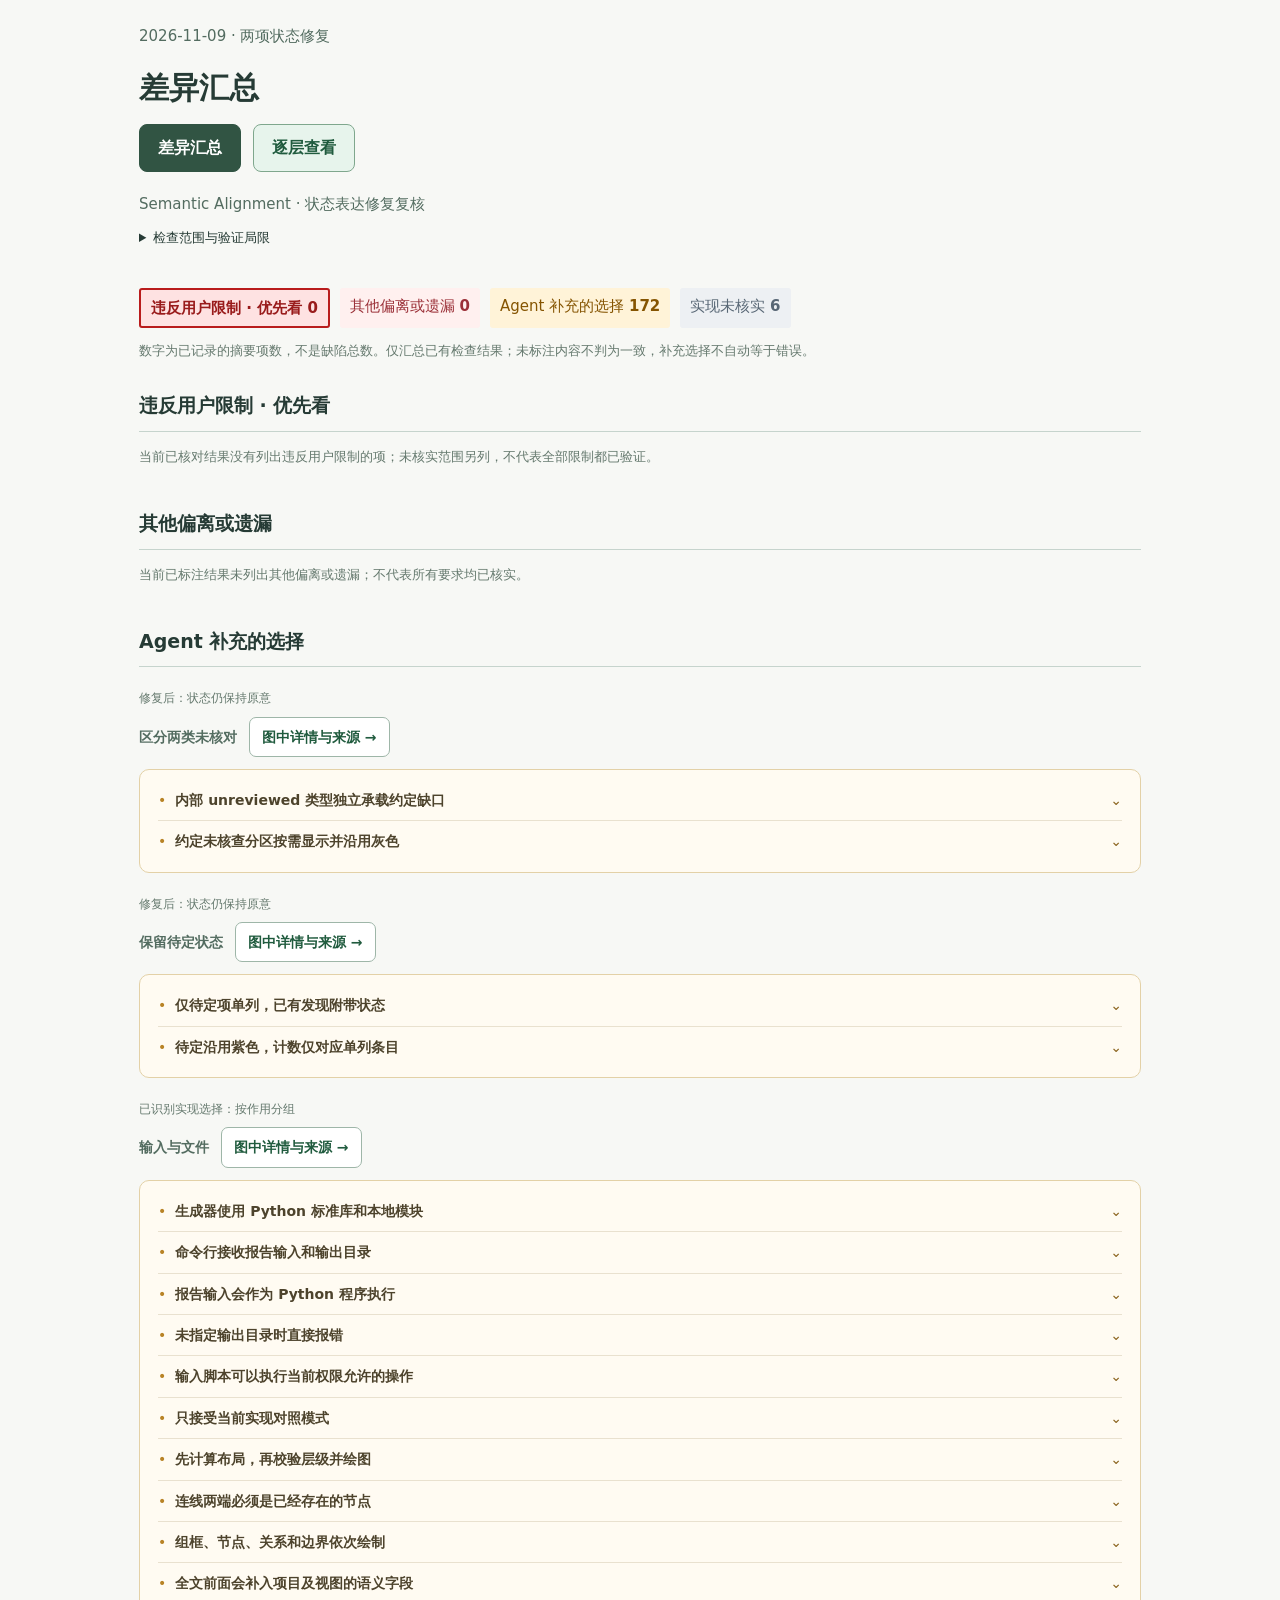
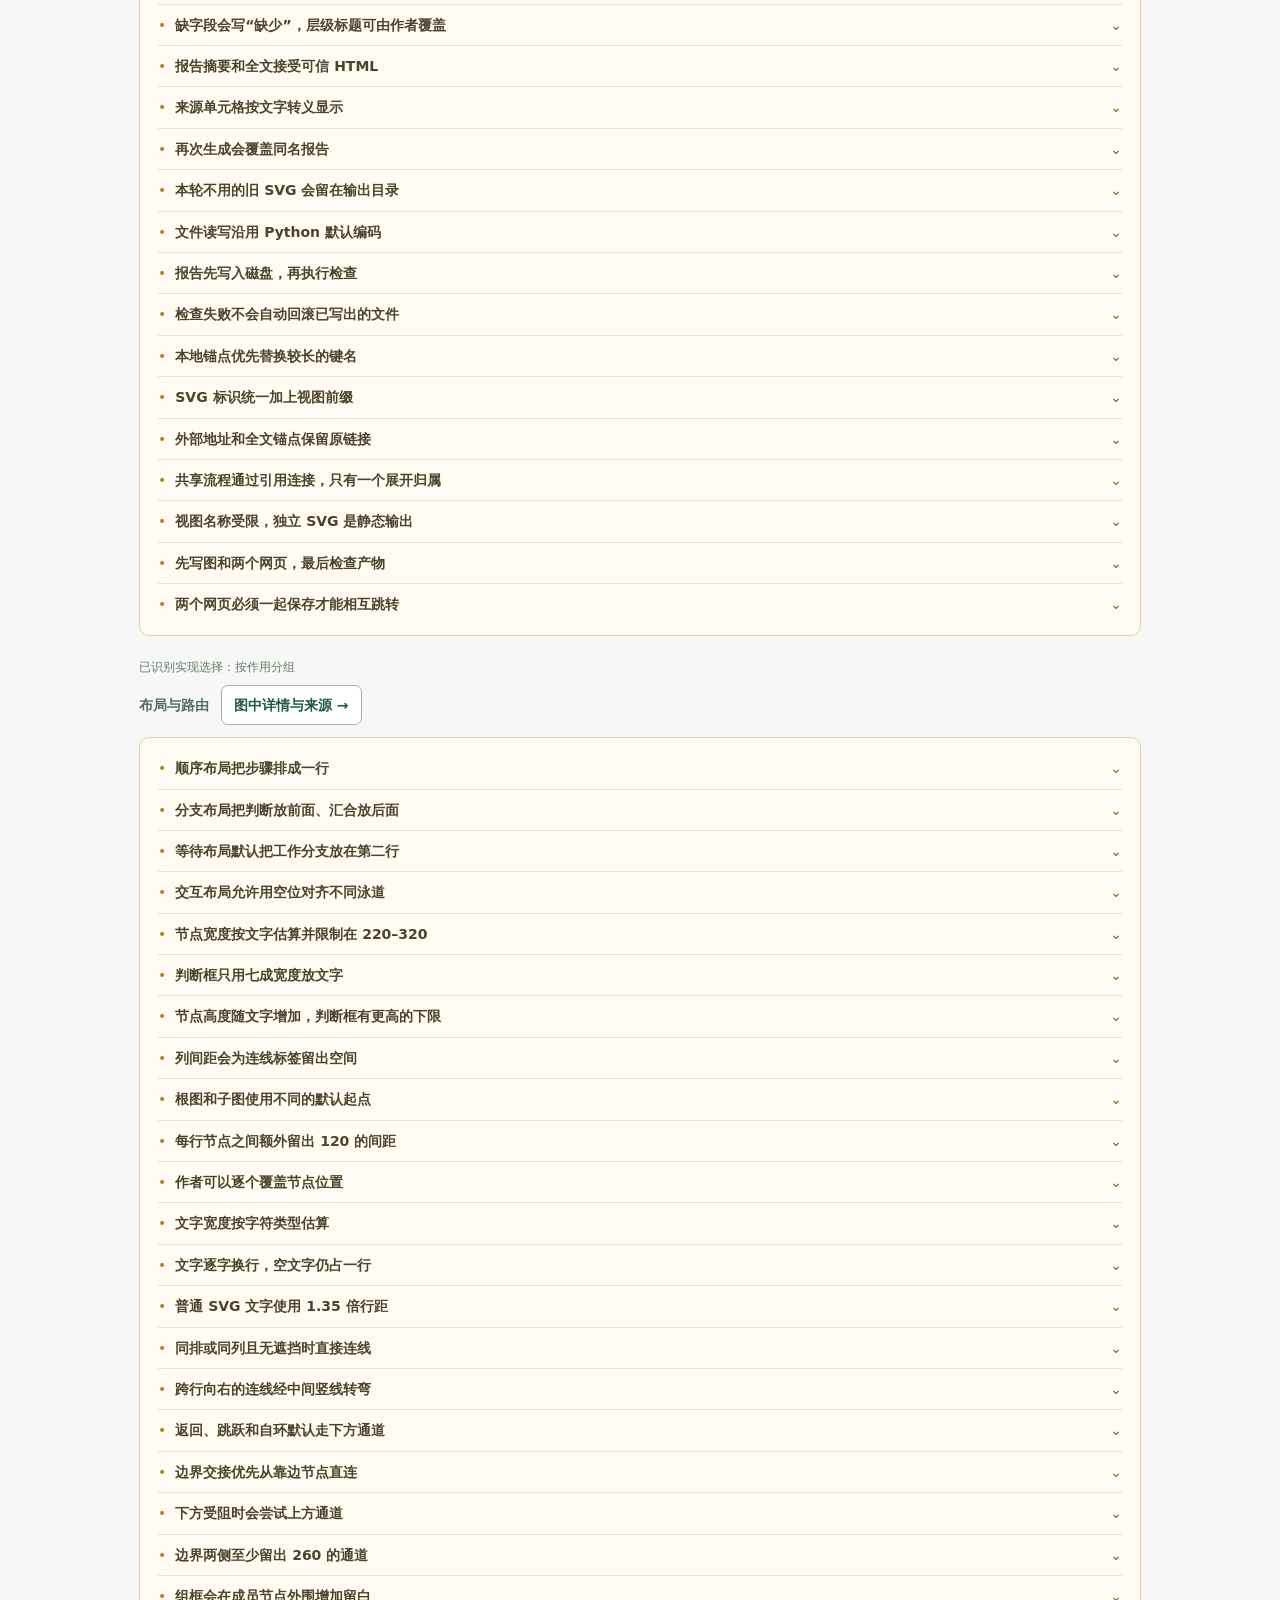
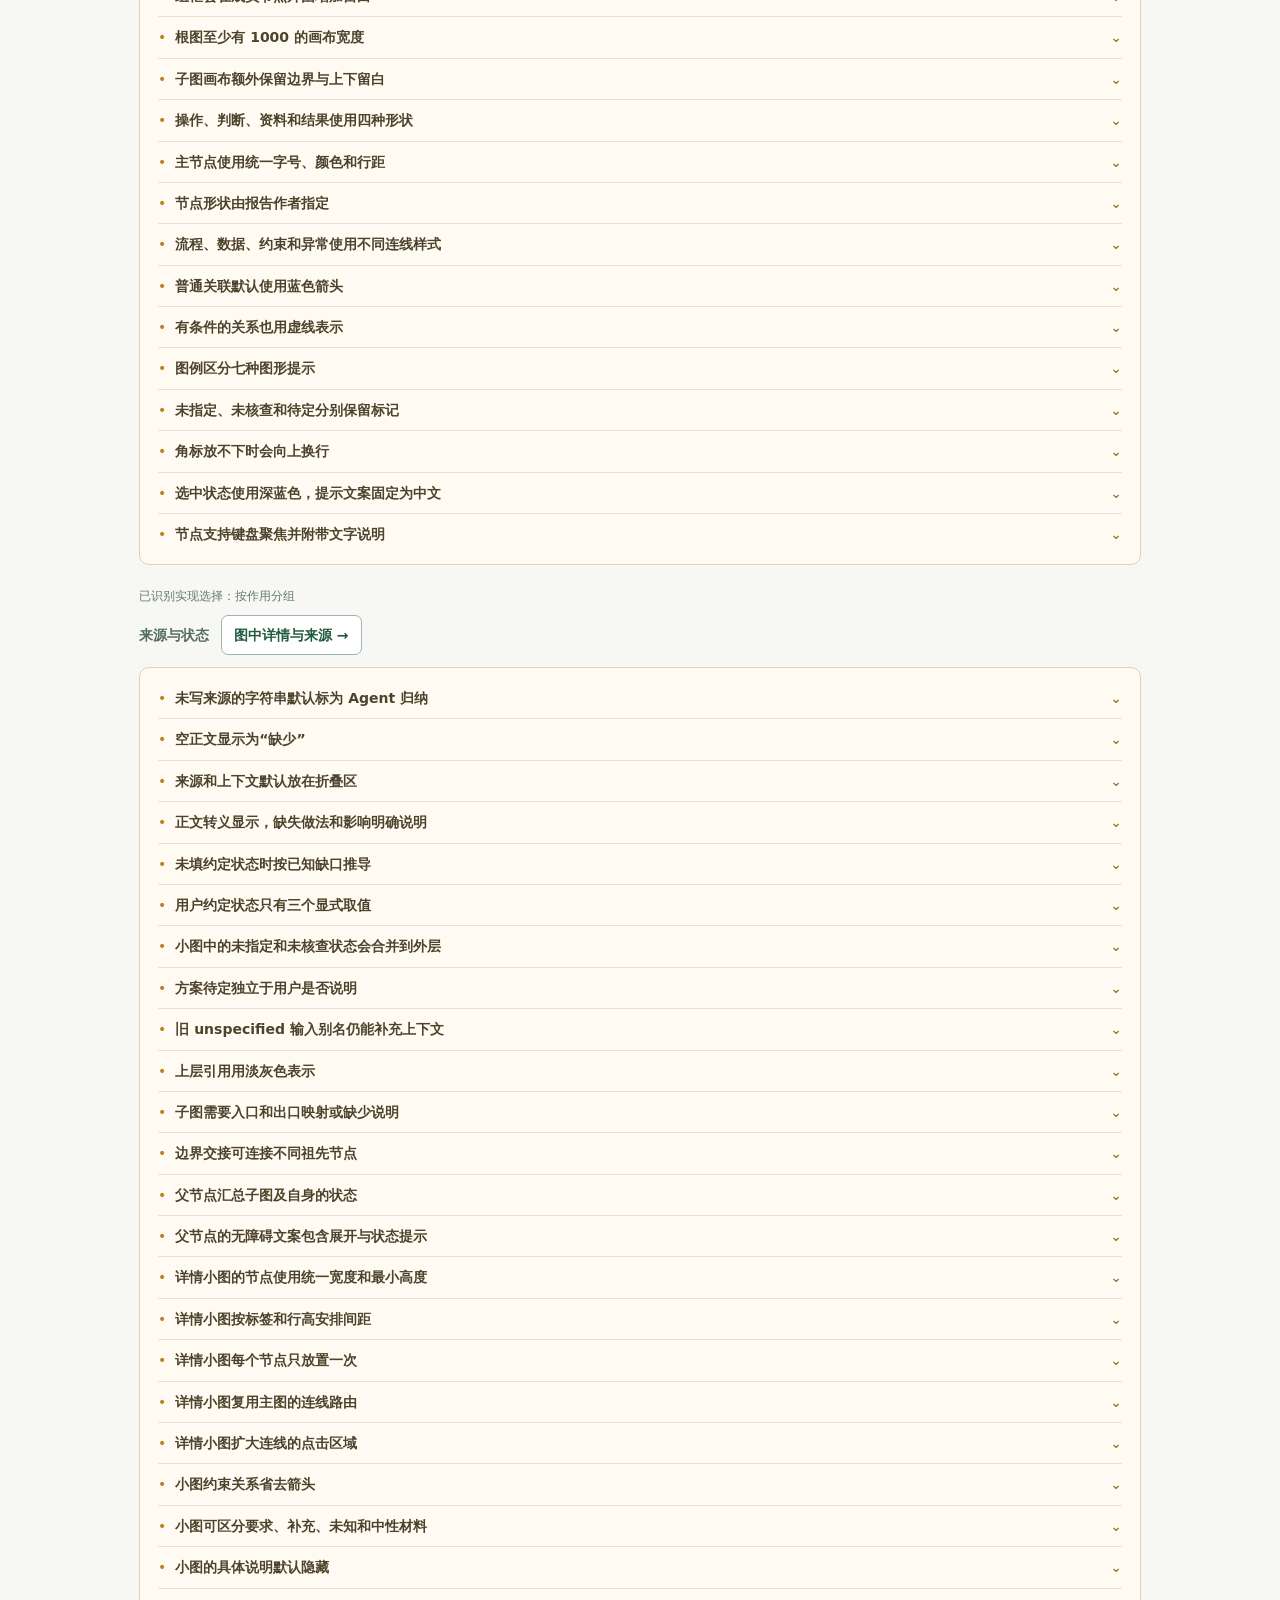
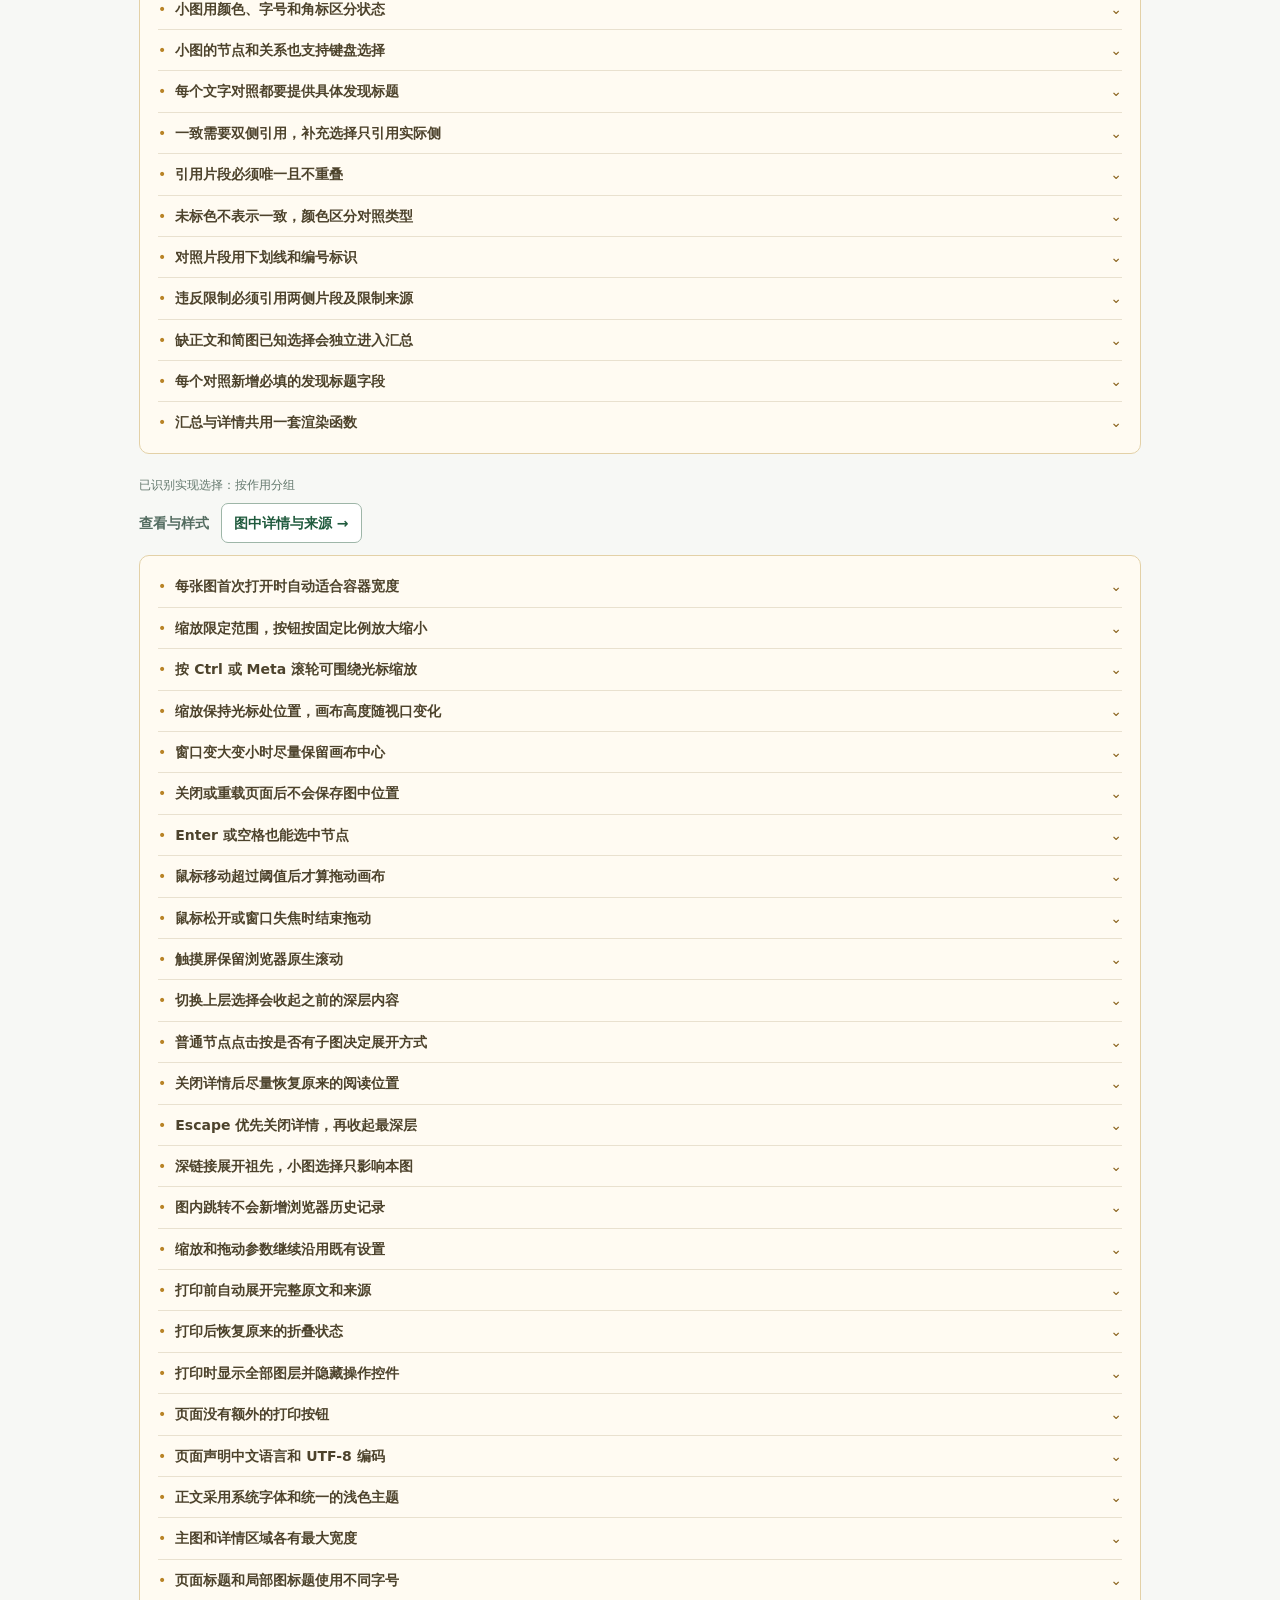
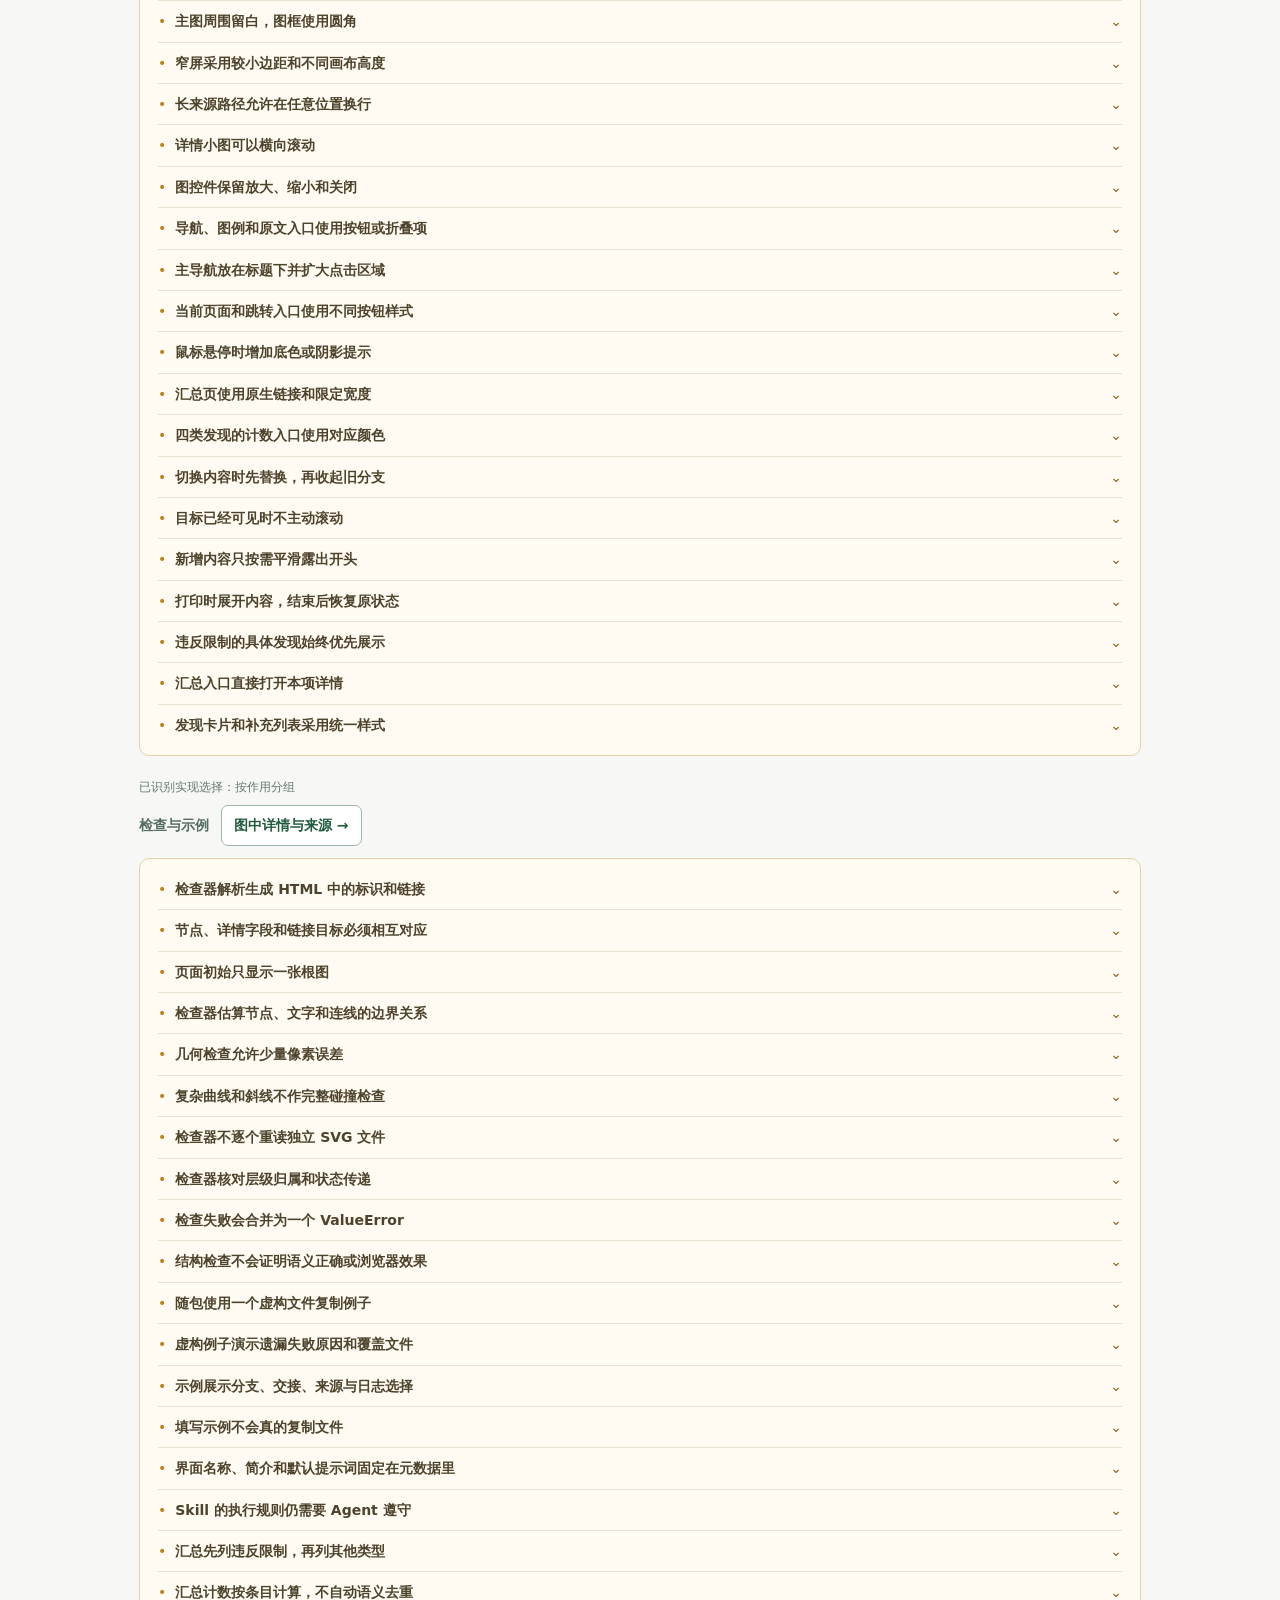
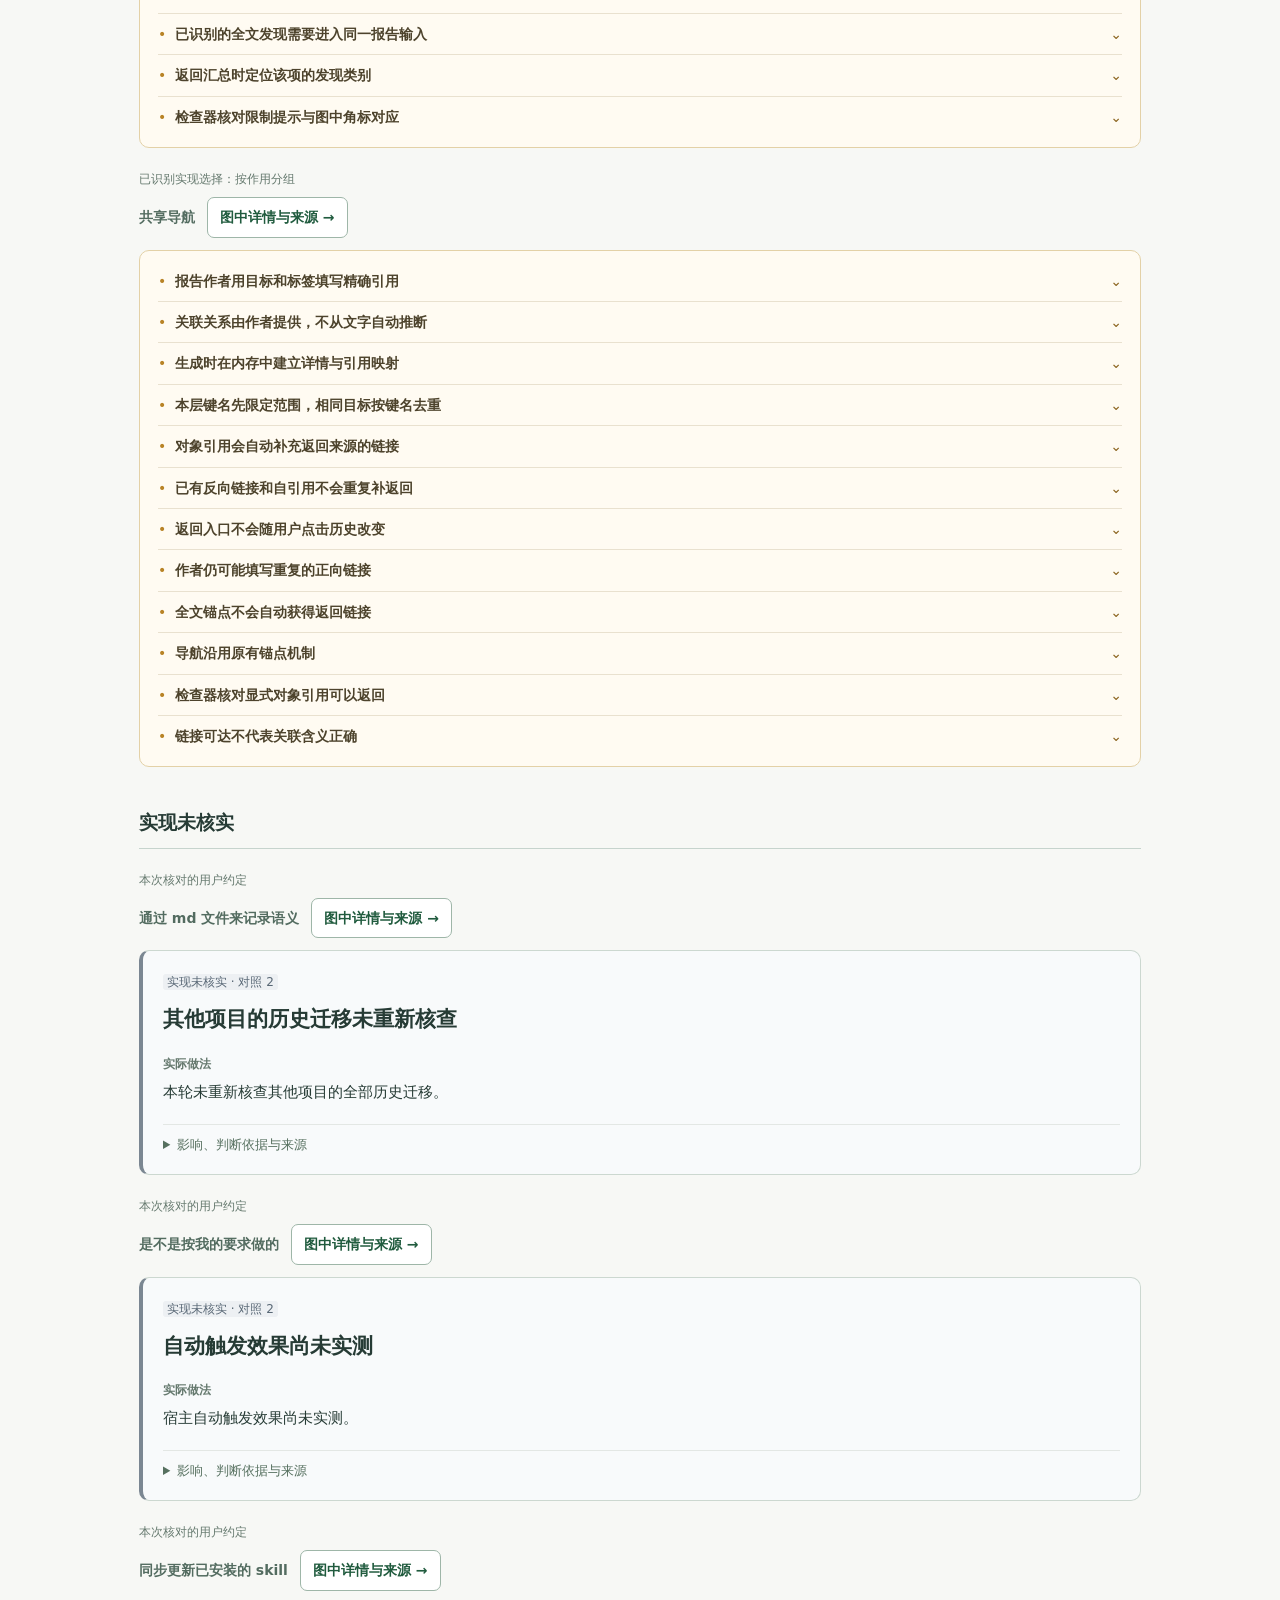
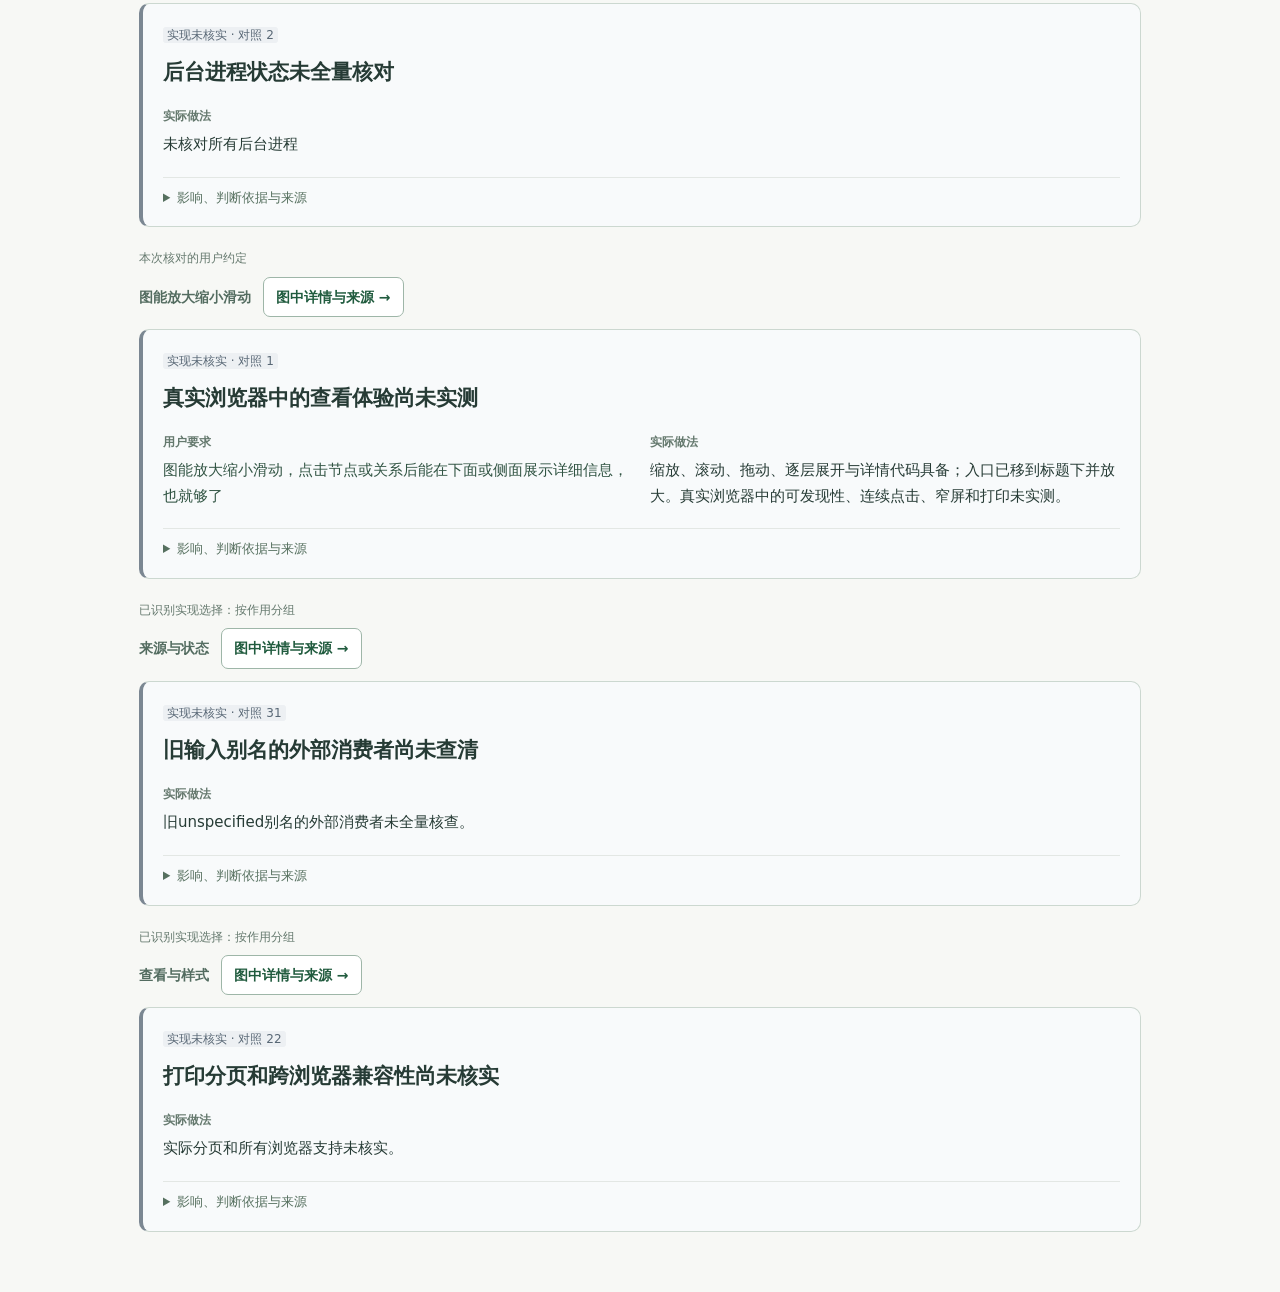
<file: docs/index.html>
<!doctype html>
<html lang="en">
<meta charset="utf-8">
<meta name="viewport" content="width=device-width,initial-scale=1">
<meta http-equiv="refresh" content="0;url=showcase/checks/2026-11-09-state-fixes/summary.html">
<title>Semantic Alignment — real project check</title>
<p><a href="showcase/checks/2026-11-09-state-fixes/summary.html">Open this project's semantic-check report</a></p>
</html>
</file>
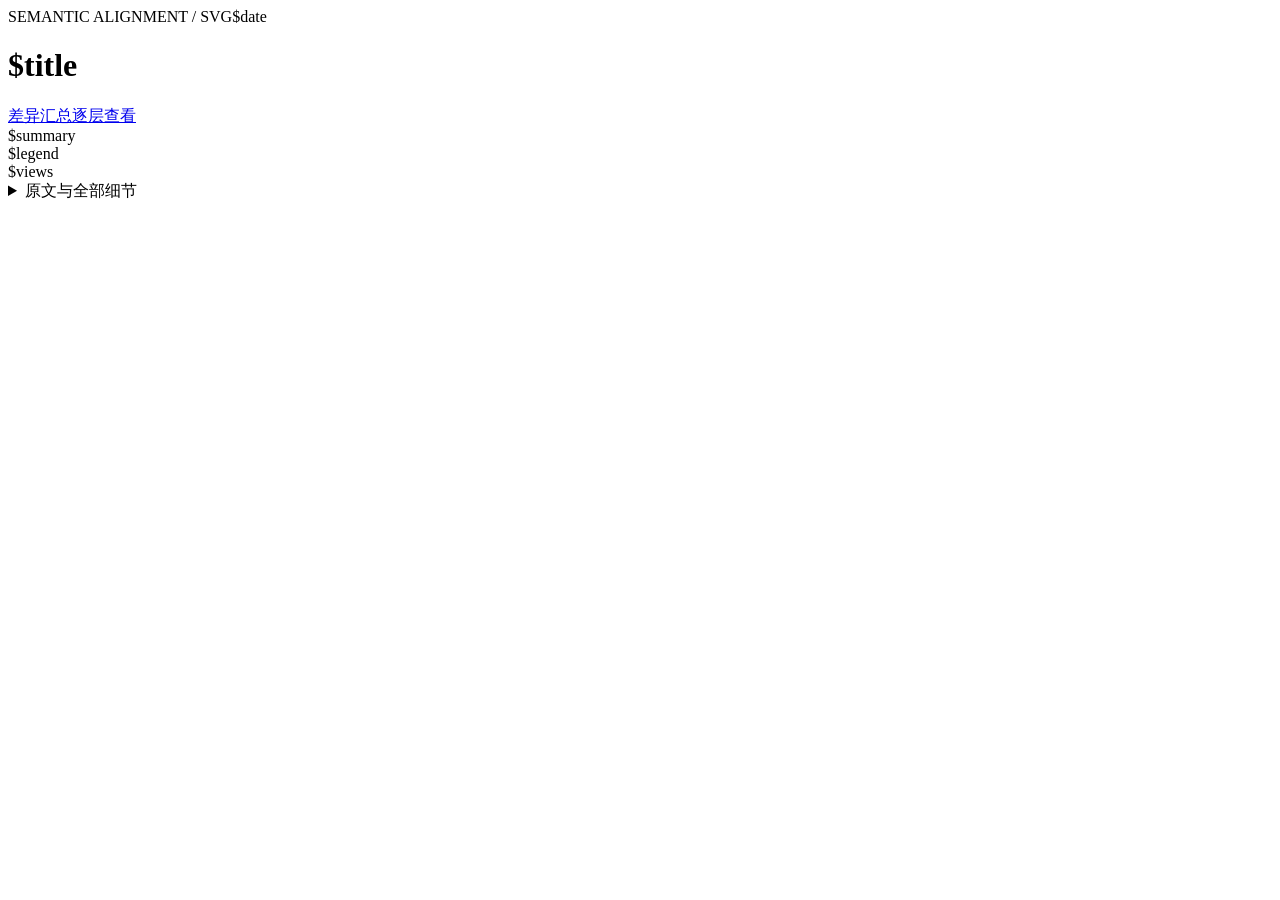
<file: assets/audit-svg/layers.html>
<!doctype html>
<html lang="zh-CN"><head><meta charset="utf-8"><meta name="viewport" content="width=device-width,initial-scale=1"><title>$title</title><style>$css</style></head>
<body class="layered"><header class="brand"><span>SEMANTIC ALIGNMENT / SVG</span><span>$date</span></header>
<div class="hero"><h1>$title</h1><nav class="report-nav" aria-label="报告阅读方式"><a href="summary.html">差异汇总</a><a href="index.html" aria-current="page">逐层查看</a></nav><div class="report-summary">$summary</div>$legend</div>
<main id="flow-stack" aria-label="逐层展开的流程图">$views</main>
<aside id="inspector" aria-label="所选节点或关系详情" hidden><button id="close-inspector" aria-label="关闭详情">×</button><div id="inspector-placeholder">点击节点或关系查看详情。</div>$inspectors</aside>
<details id="source-report"><summary>原文与全部细节</summary><div class="full-source">$report</div></details>
<script>$js</script></body></html>
</file>
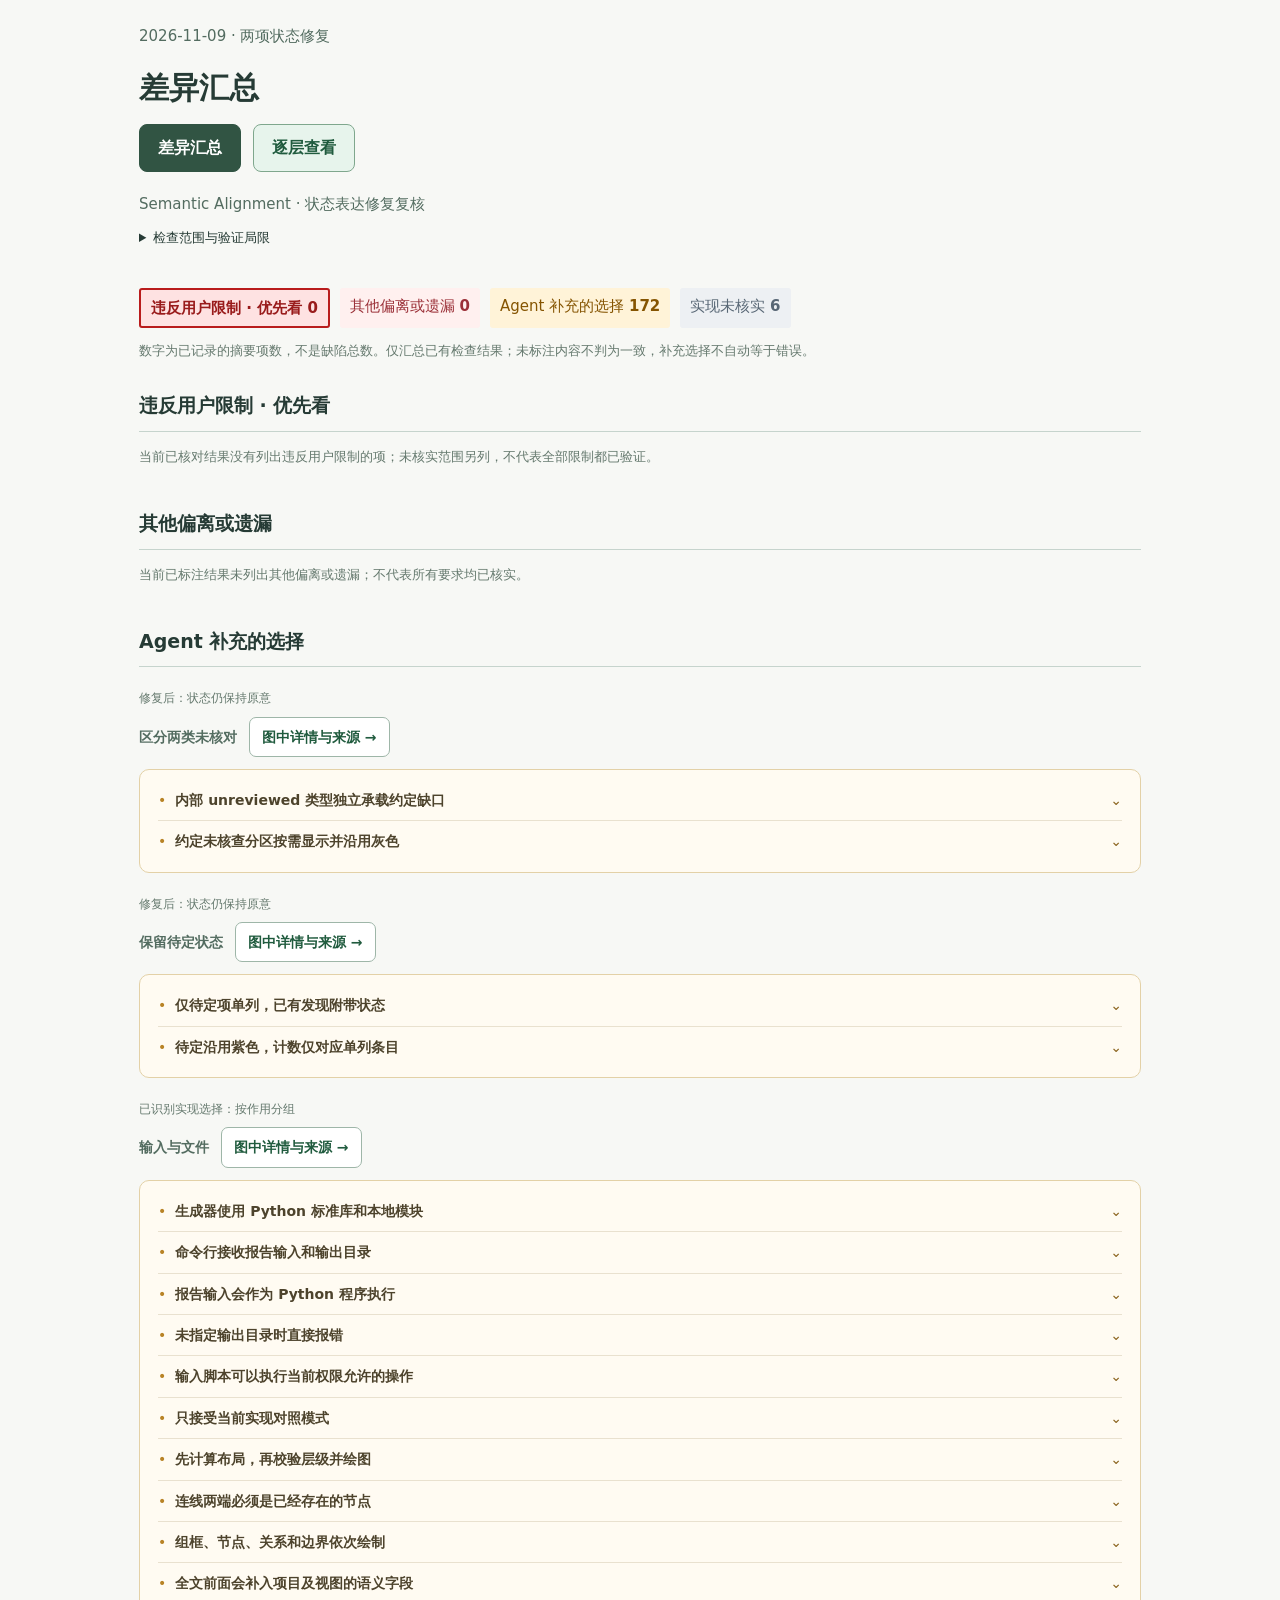
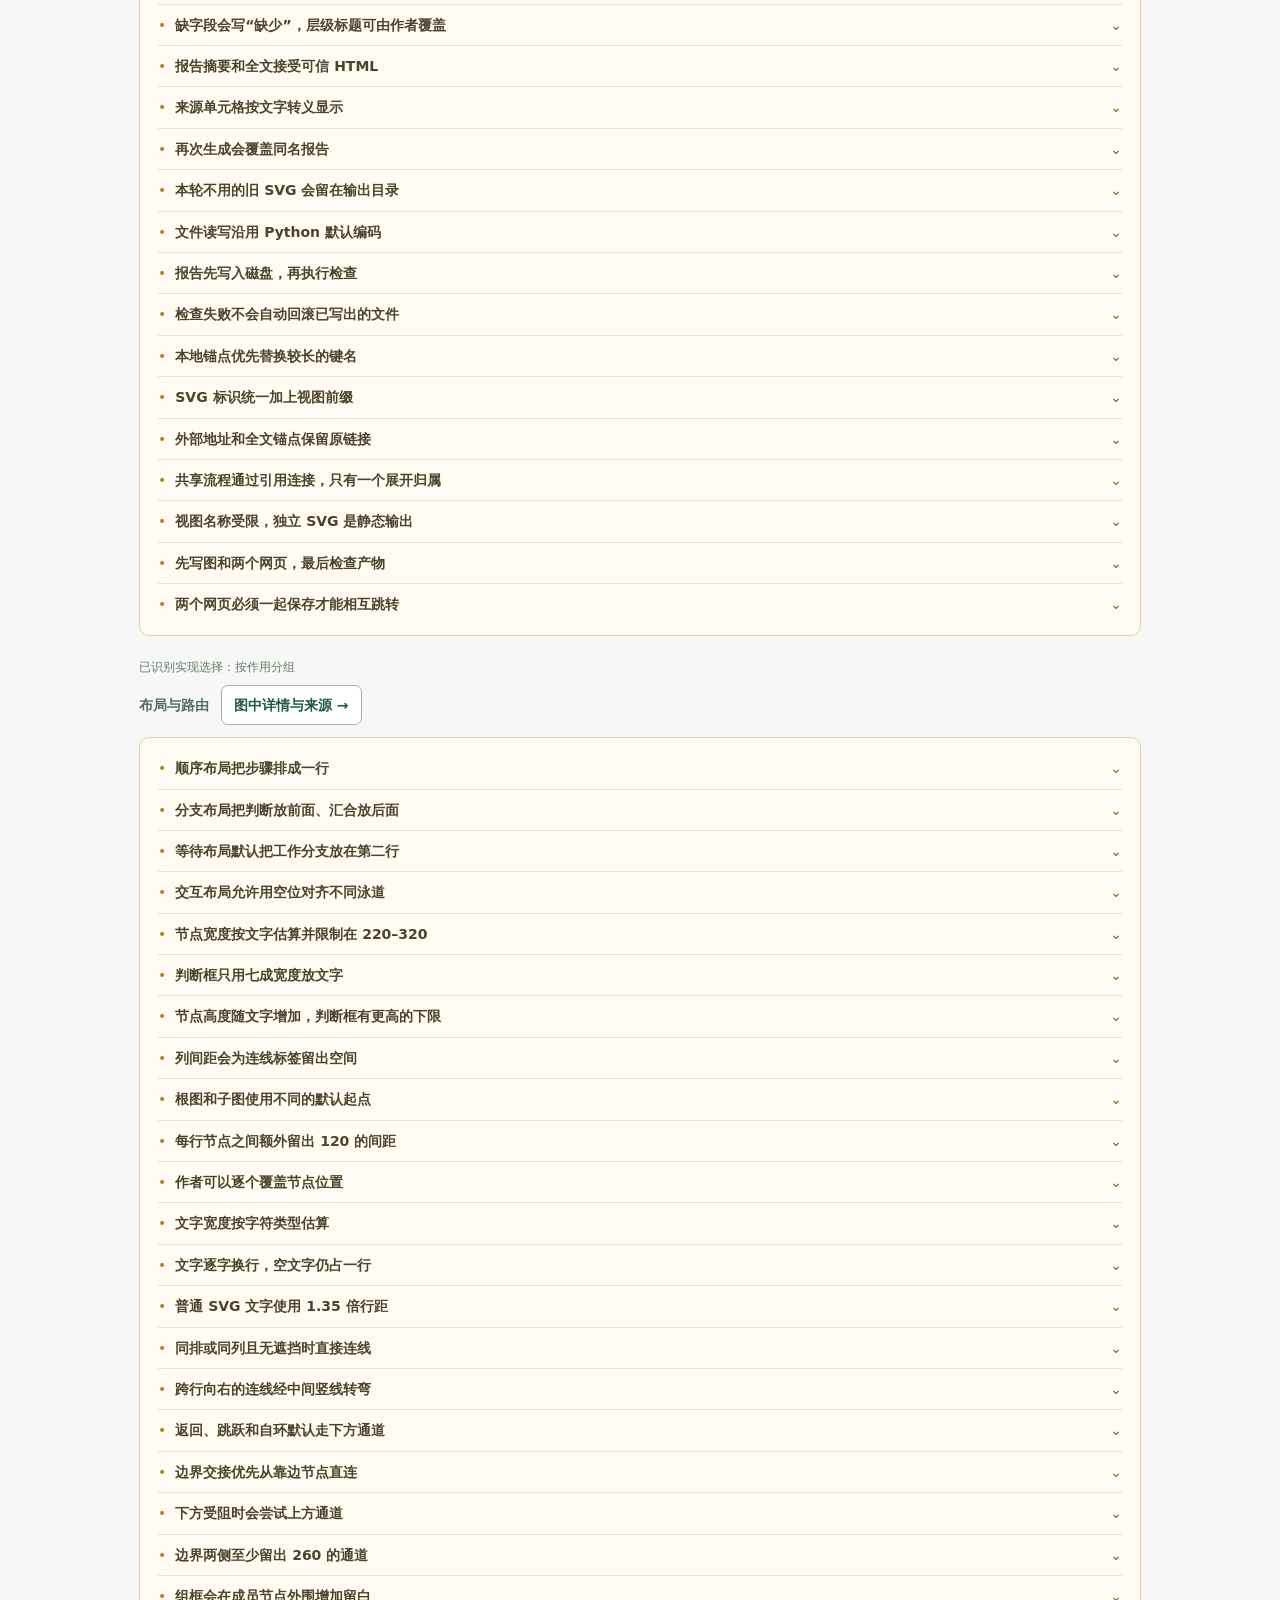
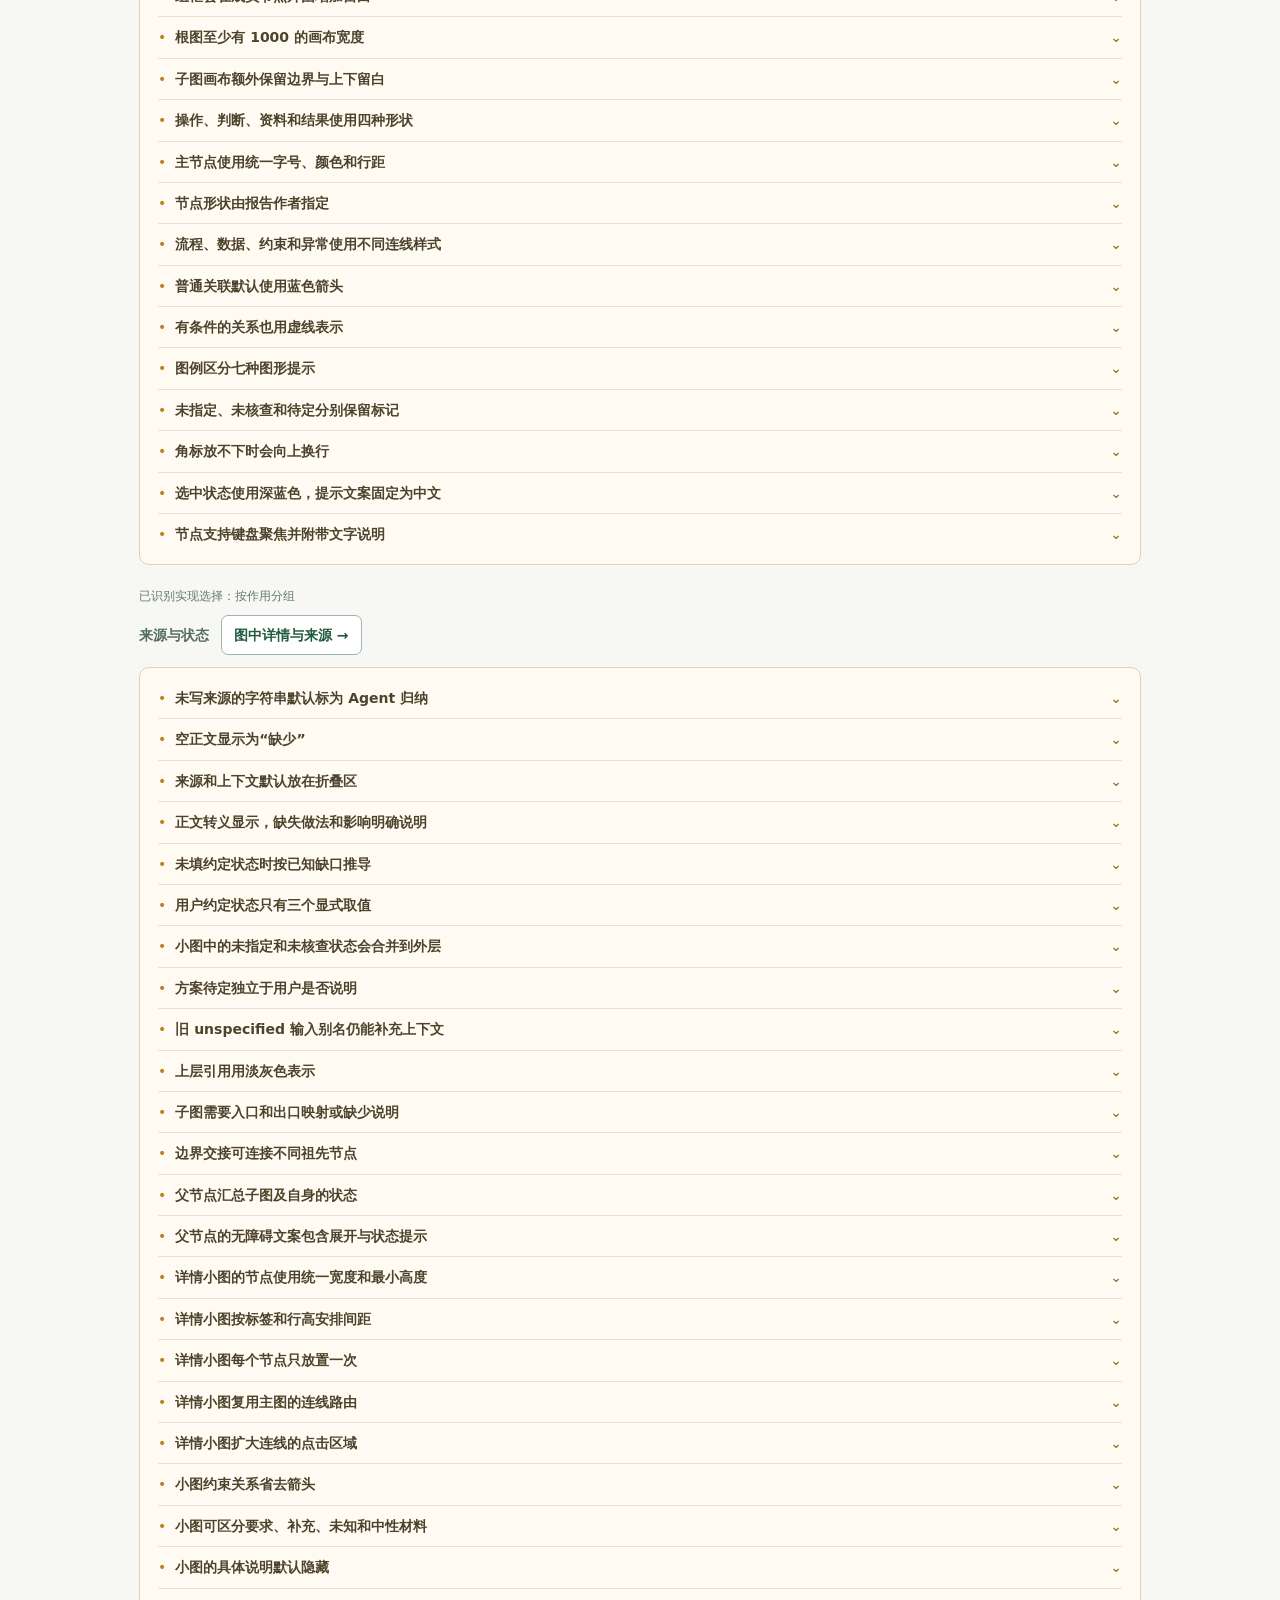
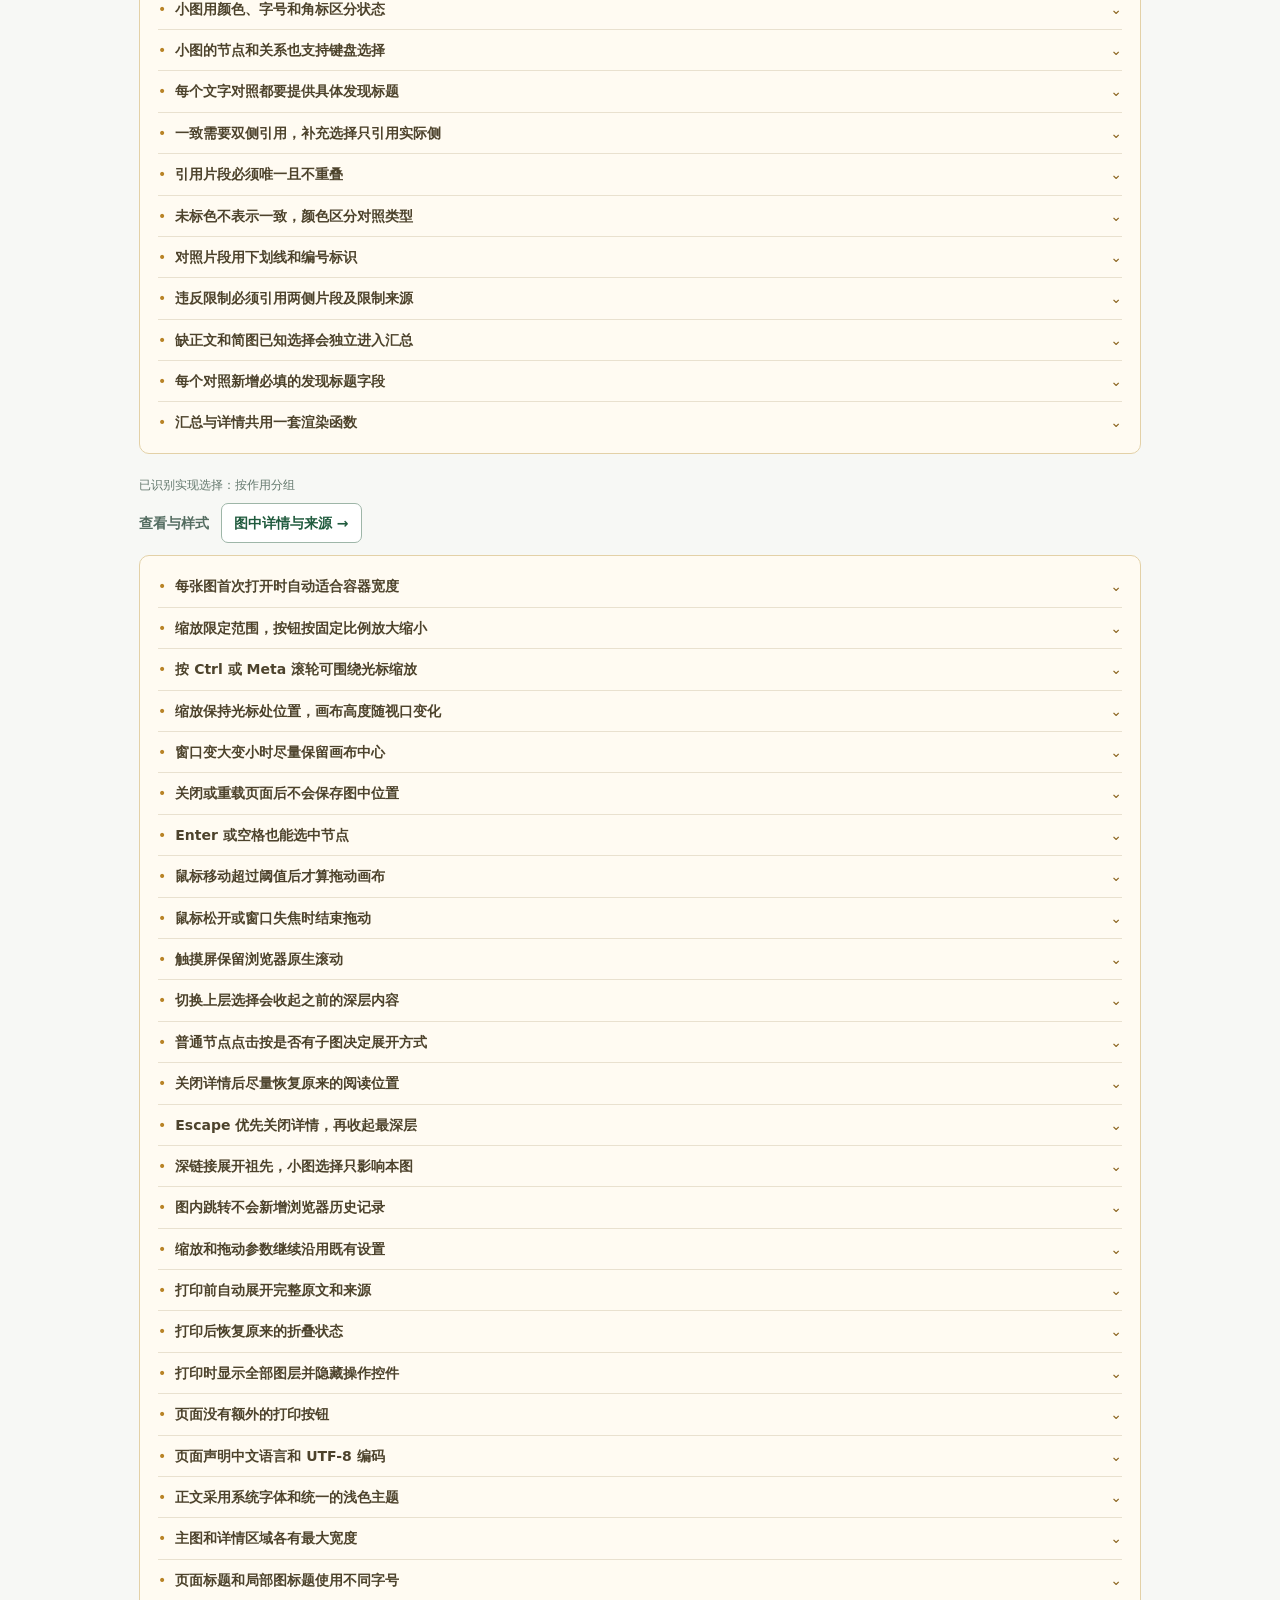
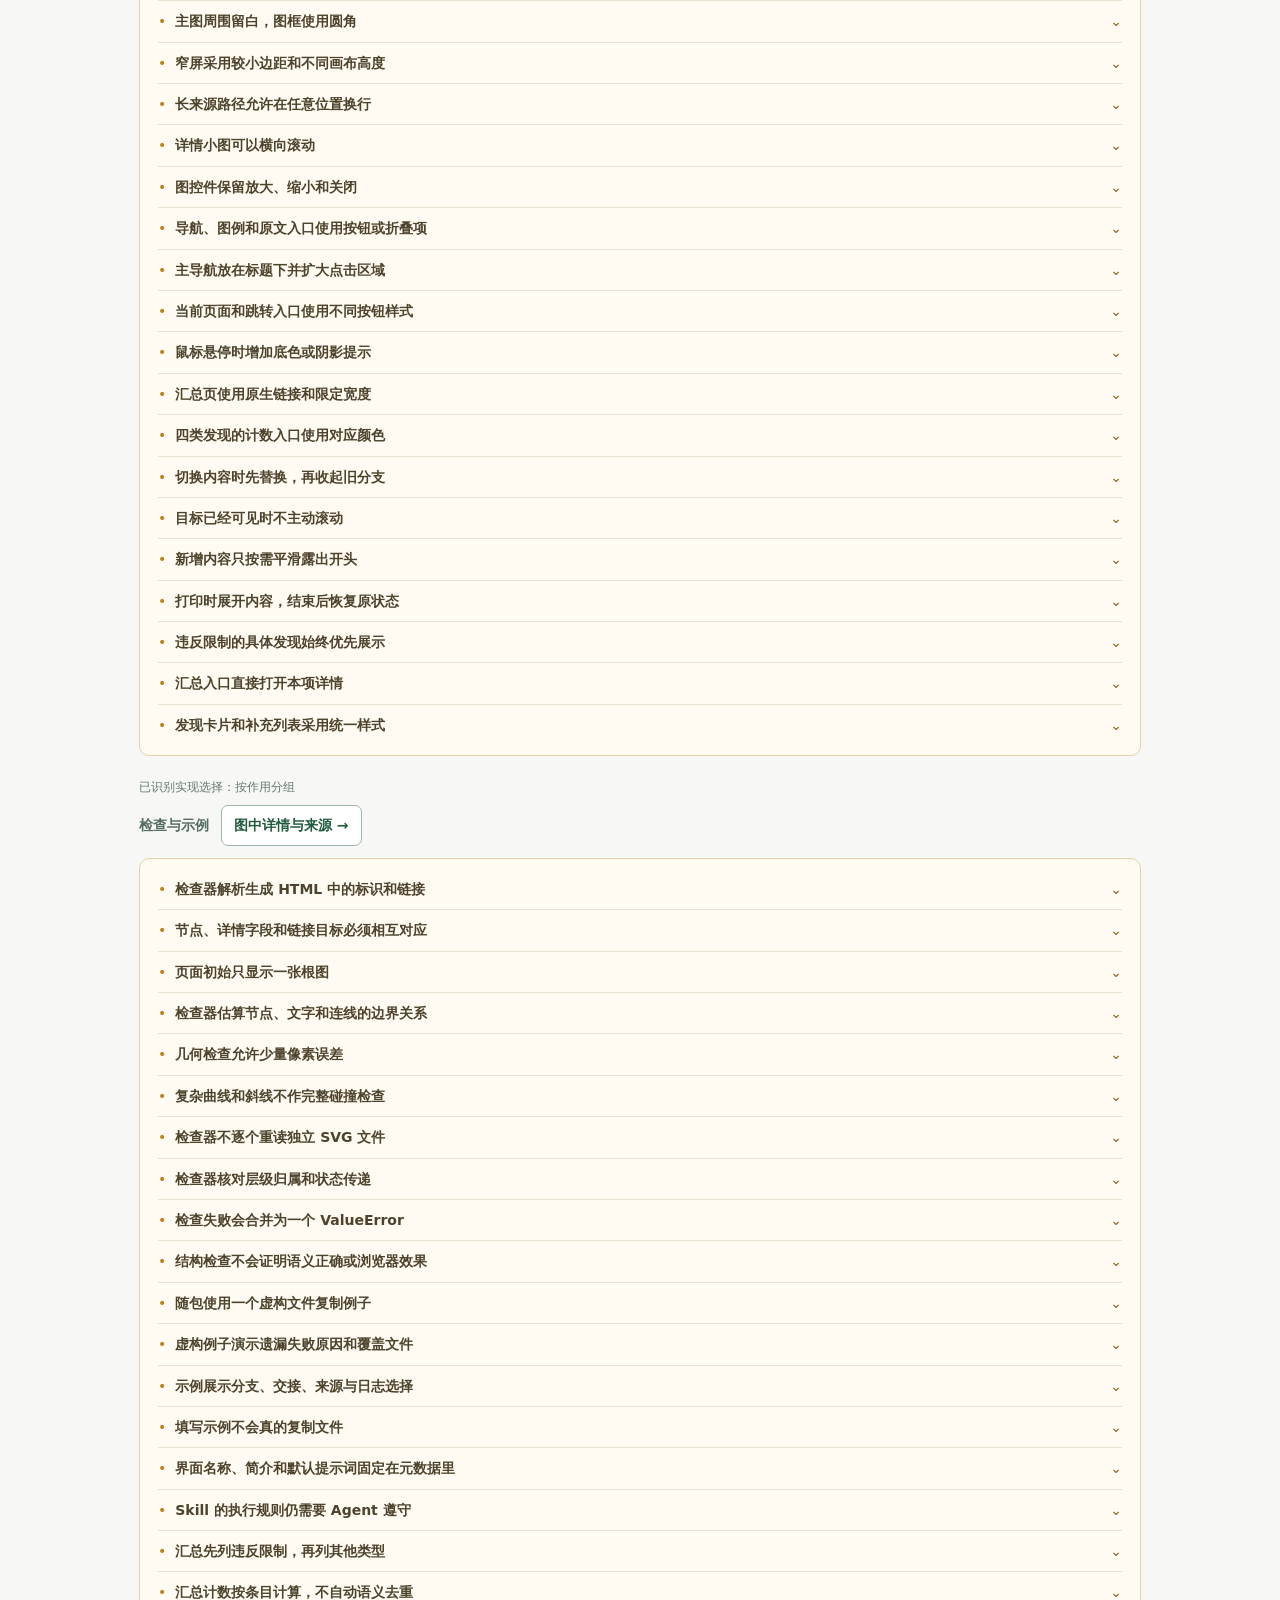
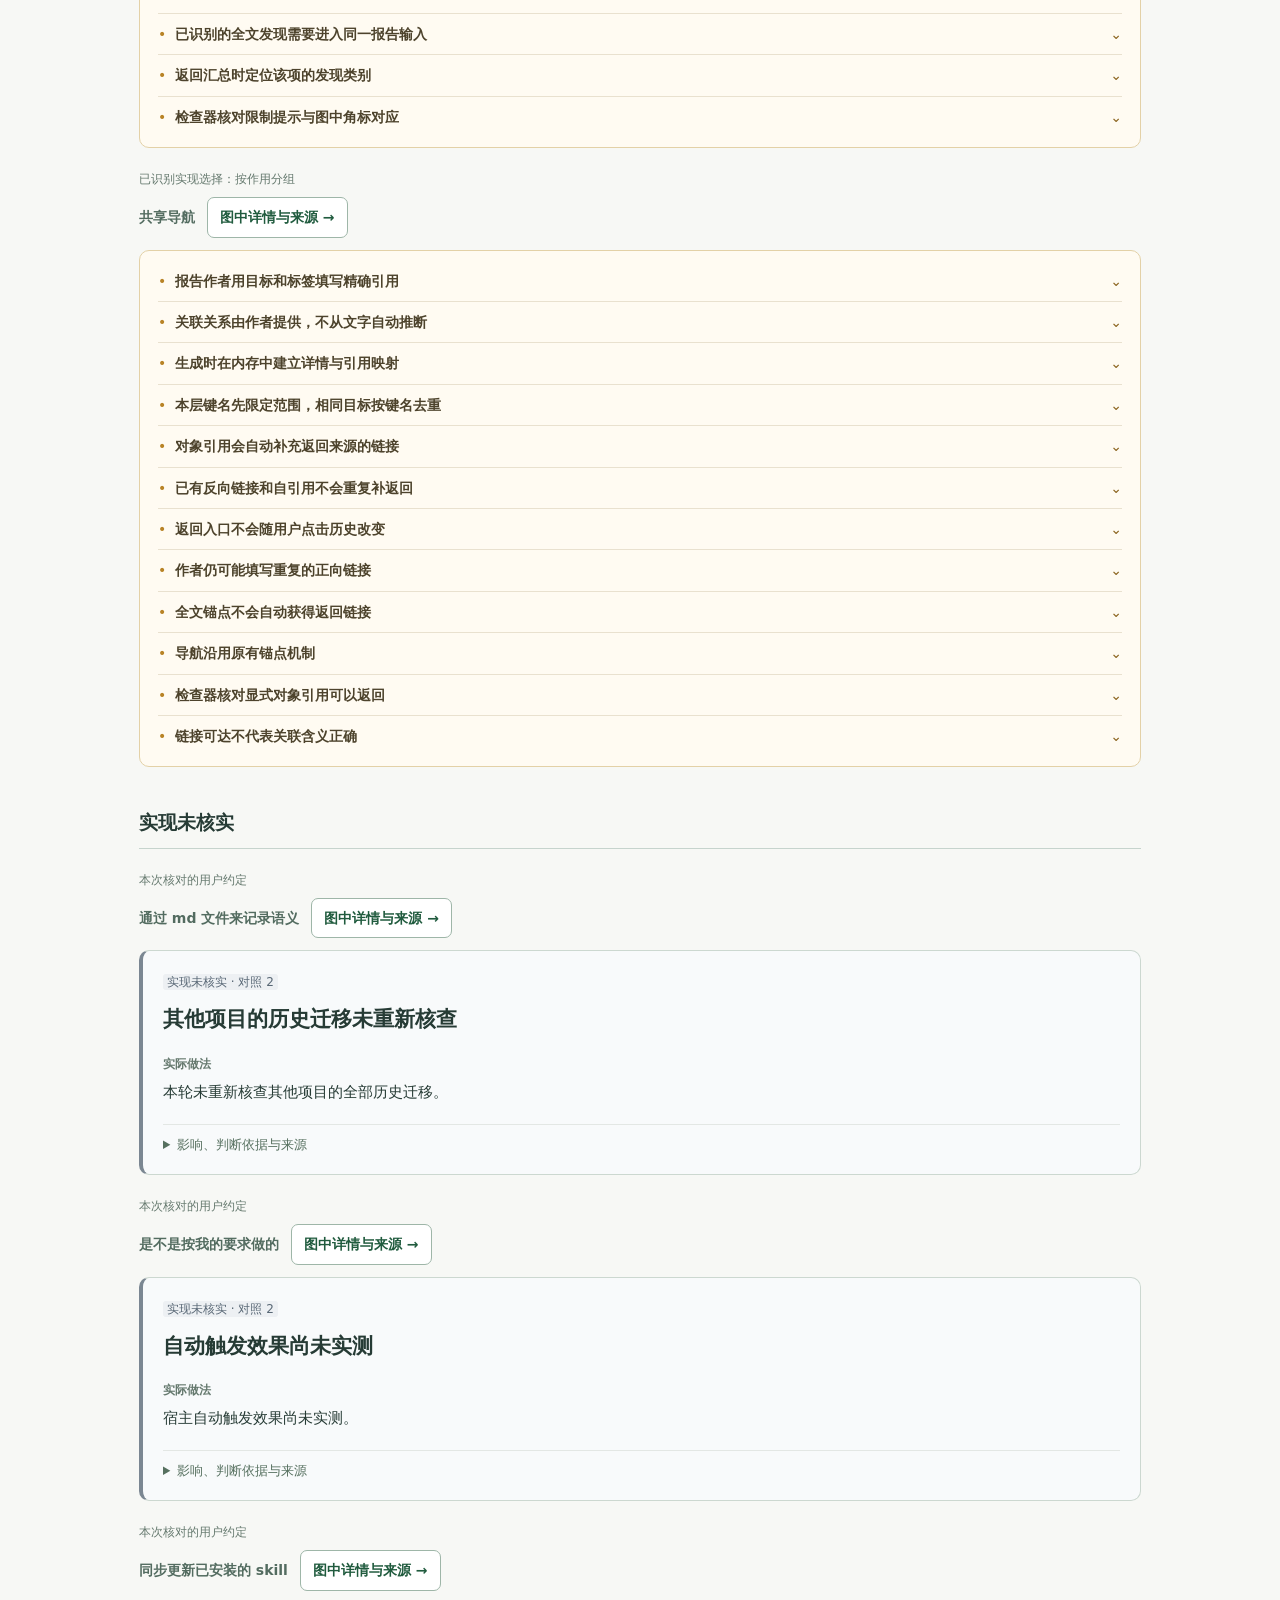
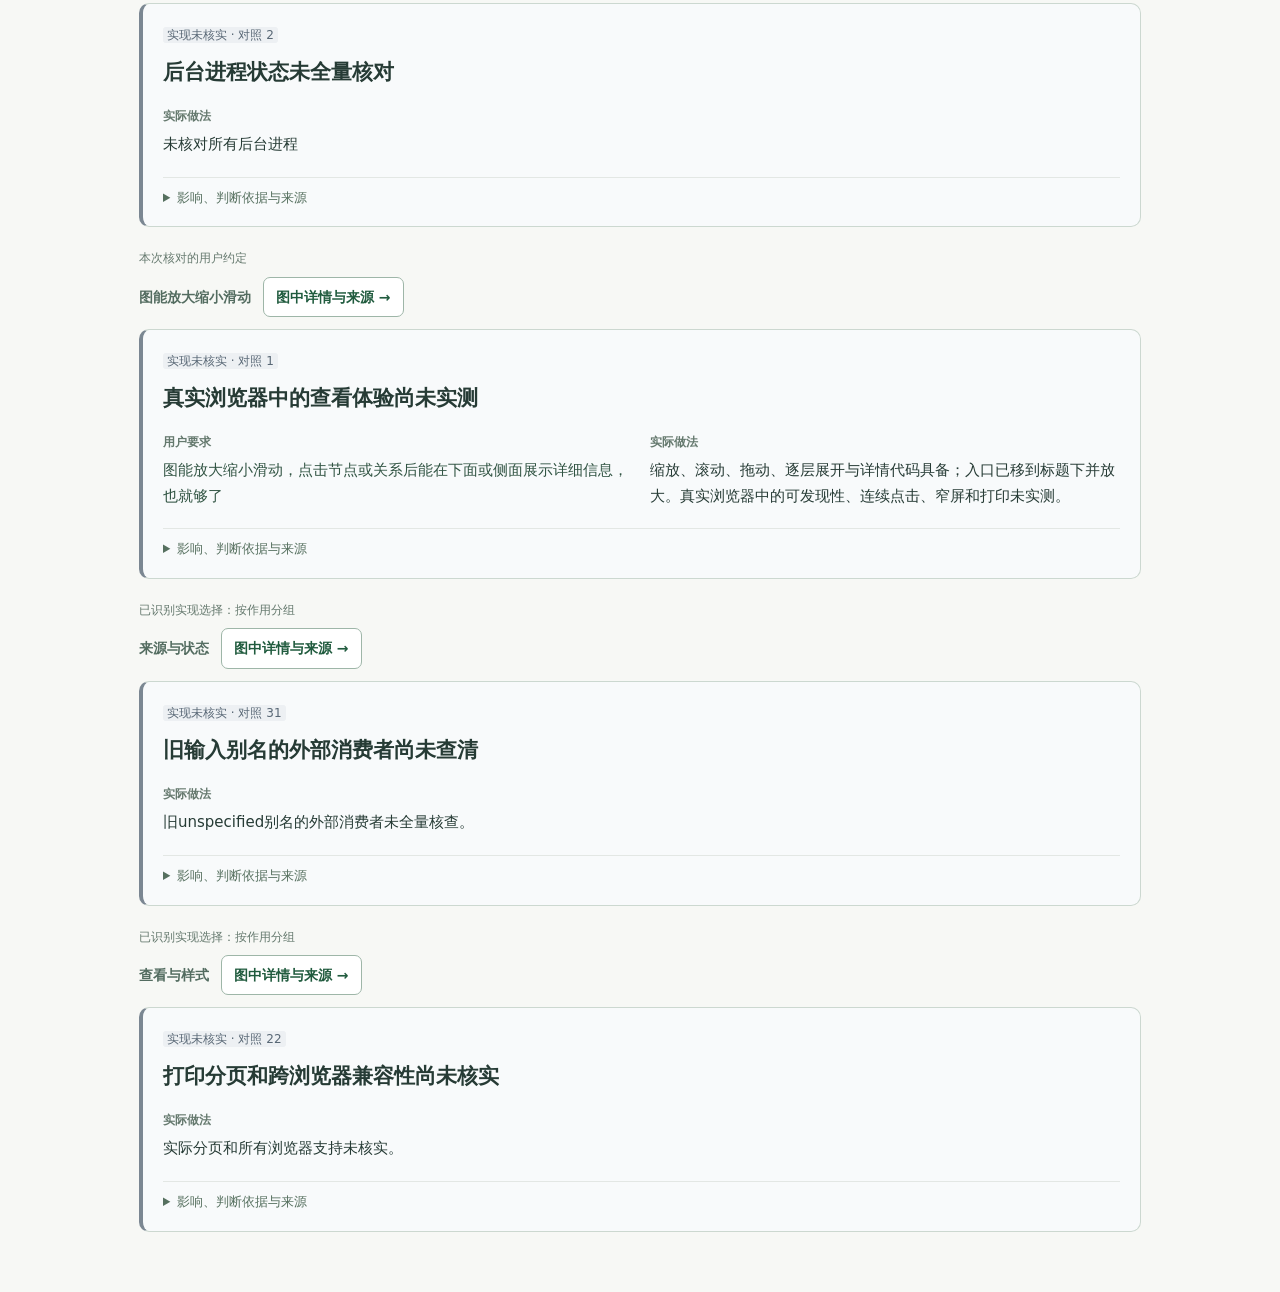
<file: docs/showcase/checks/2026-11-09-state-fixes/summary.html>
<!doctype html><html lang="zh-CN"><head><meta charset="utf-8"><meta name="viewport" content="width=device-width,initial-scale=1"><title>差异汇总 · Semantic Alignment · 状态表达修复复核</title><style>*{box-sizing:border-box}body{margin:0;background:#f7f8f5;color:#263b35;font:14px/1.6 system-ui,-apple-system,"PingFang SC",sans-serif}button{font:inherit;border:1px solid #bacbc0;background:#fff;color:#294c3c;border-radius:7px;cursor:pointer;padding:5px 11px}button:focus-visible,a:focus-visible,summary:focus-visible{outline:3px solid #245dce;outline-offset:2px}a{color:#3d6f93}[hidden]{display:none!important}.brand{display:flex;justify-content:space-between;padding:12px 24px;color:#64766c;font-size:12px}.hero{padding:4px 24px 12px}.hero h1{font-size:28px;margin:4px 0 10px}.report-summary{font-size:13px;color:#536c60;max-width:1100px}.report-summary p{margin:5px 0}
.diagram-shell{min-width:0;border:1px solid #c6d4cd;border-radius:10px;overflow:hidden}.canvas-wrap{position:relative;min-width:0}.zoom-controls{position:absolute;z-index:1;display:flex;gap:4px;padding:3px;background:#f7f8f5e8;border-radius:8px}.zoom-controls button{padding:0}#inspector{overflow:auto;background:#fff;font-size:13px;overflow-wrap:anywhere}#close-inspector{float:right;font-size:19px;padding:1px 9px}#inspector h2{font-size:20px;line-height:1.5;margin:18px 0 12px}#inspector h3{font-size:14px;margin:20px 0 8px}#inspector h4{font-size:12px;margin:14px 0 4px;color:#61786b}#inspector li{margin:9px 0}#inspector ul{padding-left:18px}#inspector blockquote{border-left:3px solid #6ba489;background:#eff6f1;margin:16px 0;padding:10px}.citation{font-size:11px;color:#6a7b72;overflow-wrap:anywhere}#inspector details{margin:16px 0}summary{cursor:pointer}#inspector summary{color:#43745b}#source-report{margin:8px 24px 30px}#source-report>summary{font-size:13px;color:#64776d}
.detail-fields{margin:0}.detail-fields>div{padding:13px 0;border-bottom:1px solid #e0e7e2}.detail-fields dt{font-size:13px;font-weight:650;color:#315443}.detail-fields dd{margin:5px 0 0}.detail-fields p{margin:6px 0}.source-note{font-size:11px;color:#65796e}.source-note summary{font-size:11px}.source-note p{font-size:12px}#inspector .source-note{margin:6px 0}.semantic-detail>h3{margin-bottom:6px}

.detail-purpose{color:#536c60;margin:0 0 10px}.detail-purpose p{margin:5px 0}.mini-scroll{overflow:auto;max-width:100%;padding:4px 0}.mini-diagram{display:block;max-width:none}.mini-select{cursor:pointer}.mini-select:focus{outline:none}.mini-select:focus>rect,.mini-select.selected>rect{stroke:#245dce;stroke-width:3}.mini-edge:focus>.edge-line,.mini-edge.selected>.edge-line{stroke:#245dce;stroke-width:3}.mini-legend{font-size:11px;color:#65796e}.mini-item{font-size:13px;margin:5px 0}.mini-item>summary{color:#43745b}.choice-status{font-size:12px}.choice-status.unspecified,.choice-status.mixed{color:#98620b}.choice-status.unreviewed{color:#687782}.choice-status.specified{color:#43745b}.mini-select text{pointer-events:none}
.source-text{white-space:pre-wrap}.comparison-mark,.comparison-key{--ink:#205b3e;--wash:#e7f4ec;--line:#44866a;color:var(--ink);background:var(--wash)}.comparison-mark{padding:1px 2px;border-bottom:2px solid var(--line);border-radius:3px;box-decoration-break:clone;-webkit-box-decoration-break:clone}.comparison-mark.mismatch,.comparison-key.mismatch{--ink:#9b3038;--wash:#fff0ef;--line:#be4e58}.comparison-mark.addition,.comparison-key.addition{--ink:#855400;--wash:#fff3d8;--line:#b77a10}.comparison-mark.unverified,.comparison-key.unverified,.comparison-key.unreviewed{--ink:#586775;--wash:#edf0f3;--line:#7b8792}.comparison-mark.unverified{border-bottom-style:dotted}.comparison-index{font-size:.7em;margin-left:2px;font-weight:700}.comparison-key{padding:1px 4px;border-radius:3px}.comparison-legend{font-size:11px;color:#65796e;line-height:1.9}.comparison-notes{padding-left:22px;font-size:12px}.comparison-notes li{margin:6px 0}
.report-nav,.summary-counts{display:flex;flex-wrap:wrap;gap:12px}.report-nav{margin:12px 0 20px}.report-nav a{display:inline-flex;align-items:center;justify-content:center;min-height:44px;padding:10px 18px;border:1px solid #7fa78d;border-radius:8px;background:#e7f4ec;color:#205b3e;font-size:16px;font-weight:650;text-decoration:none}.report-nav a[aria-current]{background:#315443;border-color:#315443;color:#fff}.report-nav a:hover{box-shadow:0 0 0 2px #89aa9644}.summary-return,.finding-group header>a{display:inline-flex;align-items:center;min-height:40px;padding:8px 12px;border:1px solid #9eb6a8;border-radius:7px;background:#fff;color:#205b3e;font-size:14px;font-weight:600;text-decoration:none}.summary-return:hover,.finding-group header>a:hover{background:#e7f4ec}.findings-page{font-size:15px}.findings-page>header,.findings-page>main{max-width:1050px;margin:auto;padding:20px 24px}.summary-header h1{font-size:30px;margin:16px 0 4px}.summary-header>p{margin:4px 0;color:#536c60}.summary-header>details{margin-top:12px;font-size:13px}.summary-counts{gap:10px}.summary-counts a{padding:6px 10px;text-decoration:none}.summary-scope,.summary-empty{font-size:13px;color:#65796e}.finding-section{margin:28px 0 40px;scroll-margin-top:18px}.finding-section h2{font-size:20px;border-bottom:1px solid #c6d4cd;padding-bottom:10px}.finding-group{margin:22px 0;scroll-margin-top:18px}.finding-group header{display:flex;align-items:center;gap:8px 12px;flex-wrap:wrap}.finding-group header>span{flex-basis:100%;font-size:12px;color:#65796e}.findings-page a{overflow-wrap:anywhere}

.layered .hero,.layered .brand,#flow-stack,.layered #inspector,.layered #source-report{max-width:1180px;margin-left:auto;margin-right:auto}
.layered .hero h1{font-size:25px}.layered .map-notes{font-size:12px}.layered .map-notes p{margin:6px 0}.layered .hero{padding-bottom:14px}
.flow-level{margin:0 20px 24px;scroll-margin-top:16px}.flow-level>header{display:flex;align-items:baseline;gap:12px;margin:8px 0}.flow-level h2{font-size:18px;margin:0}.level-label{font-size:12px;color:#68796e;white-space:nowrap}
.flow-level .diagram-shell{display:block;background:#fcfdfb}.flow-canvas{overflow:auto;overscroll-behavior:contain;touch-action:auto;cursor:grab;min-height:180px;max-height:58vh}.flow-canvas.dragging{cursor:grabbing}.flow-canvas svg{display:block;max-width:none;user-select:none}.flow-level .zoom-controls{top:8px;right:10px}.flow-level .zoom-controls button{height:30px;width:30px;font-size:16px}
.parent-context{font-size:12px;margin-top:8px;color:#526b5f}.parent-context>summary{width:fit-content}.parent-detail{max-width:760px;padding:10px 16px;background:#fff;border-left:2px solid #bccfc2}.parent-detail h2{font-size:17px}
.layered #inspector{max-width:1140px;width:calc(100% - 40px);height:auto;min-height:0;max-height:none;border:1px solid #c6d4cd;border-radius:8px;padding:12px 22px;margin-bottom:24px}.layered #inspector .inspect-content{max-width:820px}.layered #source-report{padding:0 20px;margin-bottom:30px}.layered .full-source{padding:18px 0;line-height:1.8}.full-source .source-item{margin:10px 0;border-bottom:1px solid #e0e7e2;padding-bottom:10px}.drill-hint{pointer-events:none}
@media(max-width:760px){.flow-level{margin-left:8px;margin-right:8px}.flow-level>header{display:block}.flow-level h2{font-size:17px}.flow-canvas{max-height:55vh}.layered #inspector{width:calc(100% - 16px)}.layered .hero{padding-left:12px;padding-right:12px}}
@media print{.zoom-controls,#inspector,.parent-context{display:none!important}.flow-level[hidden],#source-report [data-mini-detail][hidden]{display:block!important}#source-report::details-content,#source-report details::details-content,.map-notes::details-content{display:block}#source-report>summary{display:none}.mini-scroll{overflow:visible}.mini-diagram{max-width:100%;height:auto}.flow-level{break-inside:avoid}.flow-canvas{height:auto!important;max-height:none;overflow:visible}.flow-canvas svg{width:100%!important;height:auto!important}.parent-context{display:none}}
@media print{.findings-page details::details-content{display:block}.review-finding,.review-choice{break-inside:avoid}.summary-counts,.summary-header nav,.report-nav{display:none}}

.comparison-mark.violation,.comparison-key.violation{--ink:#991b1b;--wash:#fee2e2;--line:#991b1b;font-weight:700}.comparison-mark.violation{border-bottom-width:3px}.summary-counts .violation{border:2px solid #b91c1c;font-weight:700}

.review-grid{display:grid;gap:18px;margin:12px 0}.review-paired{grid-template-columns:minmax(0,1.35fr) minmax(240px,1fr);align-items:start}.review-primary{min-width:0}.review-finding{border:1px solid #ccd8d0;border-left:4px solid #7c9183;border-radius:10px;padding:18px 20px;margin:12px 0;background:#fff;overflow-wrap:anywhere}.review-finding.violation{border-color:#b72e43;border-left-width:6px;background:#fffafa}.review-finding.mismatch{border-color:#ce9299;border-left-color:#b6606b}.review-finding.unverified,.review-finding.unreviewed{border-left-color:#7b8792;background:#f8fafb}.review-finding.match{border-left-color:#44866a}.review-title,#inspector .review-title{font-size:21px;line-height:1.4;margin:12px 0 16px;color:#263b35}.review-pair{display:grid;grid-template-columns:repeat(auto-fit,minmax(200px,1fr));gap:16px}.review-side{min-width:0}.review-quote-label{font-size:12px;color:#65796e;font-weight:600}.review-side blockquote,#inspector .review-side blockquote{font-size:15px;line-height:1.7;font-weight:500;margin:5px 0;padding:0;background:none;border:0;white-space:pre-wrap}.review-side.specified blockquote{color:#315443}.violation .review-side.choice blockquote,.mismatch .review-side.choice blockquote{color:#a3263b}.review-evidence{font-size:13px;border-top:1px solid #e3e7e4;margin:14px 0 0;padding-top:10px}.review-evidence>summary,.detail-evidence>summary,.review-matches>summary{font-size:13px;color:#56705f}.review-impact .source-text{margin:5px 0}.review-additions{border:1px solid #e3d1a7;border-radius:10px;background:#fffbf2;padding:16px 18px}.review-additions>h3,#inspector .review-additions>h3{font-size:16px;color:#8b641f;margin:0 0 10px}.review-choice{border-bottom:1px solid #e9e1cf;padding:9px 0;font-size:14px}.review-choice:last-child{border-bottom:0}.review-choice>summary{display:flex;align-items:baseline;gap:9px;list-style:none;color:#4d432c;line-height:1.6}.review-choice>summary::-webkit-details-marker{display:none}.review-choice>summary:after{content:'⌄';margin-left:auto;color:#8b641f}.review-choice[open]>summary:after{content:'⌃'}.review-choice-dot{color:#b88326}.review-choice-body{padding:8px 0 5px 18px;color:#52665b;overflow-wrap:anywhere}.review-choice-body>.source-text{border-left:2px solid #d2b16c;padding-left:10px}.review-status{margin-top:20px}.review-status>h3{font-size:16px;color:#64727b}.review-empty{font-size:13px;color:#65796e}.detail-evidence{margin-top:20px;padding-top:12px;border-top:1px solid #dfe5e0}.detail-evidence>.detail-purpose{margin-top:14px}.finding-items{margin-top:12px}.finding-section#addition .finding-items{padding:10px 18px;background:#fffbf2;border:1px solid #e3d1a7;border-radius:10px}.finding-group header h3{font-size:14px;font-weight:600;color:#536c60;margin:0}#inspector .review-choice{margin:0}#inspector .review-choice>summary{color:#4d432c}#inspector .review-evidence{margin-top:14px}.review-matches{margin:14px 0}.finding-section h2{font-size:19px}.review-finding>.comparison-key{font-size:12px}
@media(max-width:760px){.review-paired,.review-pair{grid-template-columns:1fr}.review-finding{padding:14px}.review-title,#inspector .review-title{font-size:19px}.findings-page>header,.findings-page>main{padding:16px 12px}}

.comparison-key.pending{--ink:#7652a0;--wash:#eee5fb;white-space:nowrap;font-size:12px}.review-finding.pending{border-left-color:#7652a0}.review-choice>summary{flex-wrap:wrap}.review-finding>.comparison-key+.comparison-key{margin-left:6px}
</style></head><body class="findings-page"><header class="summary-header"><p>2026-11-09 · 两项状态修复</p><h1>差异汇总</h1><nav class="report-nav" aria-label="报告阅读方式"><a href="summary.html" aria-current="page">差异汇总</a><a href="index.html">逐层查看</a></nav><p>Semantic Alignment · 状态表达修复复核</p><details><summary>检查范围与验证局限</summary><p>修复最新语义检查确认的约定核查标签和待定状态摘要遗漏；保留此前已识别选择及验证范围，不扩展为全面代码审计。</p><p>两项已确认的状态问题已修复：约定未核查与实现未核实分别呈现；待定提示进入汇总，内部待定只标对应子项。</p><p>36个受控报告验证了独立与组合状态。此前174个非一致发现标题保持；本轮4项具体落地选择另行披露。受控输入不代表本项目有未定业务方案。</p><p>源码、英文执行说明及中文审阅说明同步更新；真实浏览器布局、点击手感和打印仍未实测。历史检查报告保留。</p><p>公开快照：保留2026-11-09检查时的发现和基线；后续移除中文审阅稿、公开资料与下载设置不在这次检查范围内。文件地址已规范化，本地未公开的历史材料以文字标识。</p><p><a href="index.html#source-report">完整报告与证据</a></p></details></header><main><nav class="summary-counts" aria-label="按发现类型查看"><a class="comparison-key violation" href="#violation">违反用户限制 · 优先看 <b>0</b></a><a class="comparison-key mismatch" href="#mismatch">其他偏离或遗漏 <b>0</b></a><a class="comparison-key addition" href="#addition">Agent 补充的选择 <b>172</b></a><a class="comparison-key unverified" href="#unverified">实现未核实 <b>6</b></a></nav><p class="summary-scope">数字为已记录的摘要项数，不是缺陷总数。仅汇总已有检查结果；未标注内容不判为一致，补充选择不自动等于错误。</p><section class="finding-section" id="violation"><h2>违反用户限制 · 优先看</h2><p class="summary-empty">当前已核对结果没有列出违反用户限制的项；未核实范围另列，不代表全部限制都已验证。</p></section><section class="finding-section" id="mismatch"><h2>其他偏离或遗漏</h2><p class="summary-empty">当前已标注结果未列出其他偏离或遗漏；不代表所有要求均已核实。</p></section><section class="finding-section" id="addition"><h2>Agent 补充的选择</h2><article class="finding-group" id="summary-status-check--unreviewed-addition"><header><span>修复后：状态仍保持原意</span><h3>区分两类未核对</h3><a href="index.html#inspect-status-check--unreviewed">图中详情与来源 →</a></header><div class="finding-items"><details class="review-choice"><summary><span class="review-choice-dot" aria-hidden="true">•</span><strong>内部 unreviewed 类型独立承载约定缺口</strong></summary><div class="review-choice-body"><p class="source-text">模板用内部 unreviewed 类型承载约定缺口，作者 comparisons 的五种类型保持不变。</p><div class="review-impact"><b>本项整体影响与取舍</b><p class="source-text">读者可区分需要补要求来源还是实现证据；两种未知可同时呈现，不互相替代。</p><details class="source-note"><summary>来源 · Agent 对修复效果的归纳</summary><p class="citation">本轮受控报告输出</p></details></div><p><b>判断依据：</b>这是满足已有状态区分要求的具体实现选择，不代表用户逐项指定了内部类型、分组或样式。</p><p class="citation">用户要求 · 当前用户约定摘录：docs/showcase/semantics/audit.md</p><p class="citation">实际做法 · 本轮源码核对与真实模板受控输入：assets/audit-svg/semantic_template.py · summary_findings、review_findings_html 和 summary_html；正文及简图分别验证，约定未查不再单独产生实现未核实标签。</p></div></details><details class="review-choice"><summary><span class="review-choice-dot" aria-hidden="true">•</span><strong>约定未核查分区按需显示并沿用灰色</strong></summary><div class="review-choice-body"><p class="source-text">约定未核查分区有内容时才显示，沿用灰色标签。</p><div class="review-impact"><b>本项整体影响与取舍</b><p class="source-text">读者可区分需要补要求来源还是实现证据；两种未知可同时呈现，不互相替代。</p><details class="source-note"><summary>来源 · Agent 对修复效果的归纳</summary><p class="citation">本轮受控报告输出</p></details></div><p><b>判断依据：</b>这是满足已有状态区分要求的具体实现选择，不代表用户逐项指定了内部类型、分组或样式。</p><p class="citation">用户要求 · 当前用户约定摘录：docs/showcase/semantics/audit.md</p><p class="citation">实际做法 · 本轮源码核对与真实模板受控输入：assets/audit-svg/semantic_template.py · summary_findings、review_findings_html 和 summary_html；正文及简图分别验证，约定未查不再单独产生实现未核实标签。</p></div></details></div></article><article class="finding-group" id="summary-status-check--pending-addition"><header><span>修复后：状态仍保持原意</span><h3>保留待定状态</h3><a href="index.html#inspect-status-check--pending">图中详情与来源 →</a></header><div class="finding-items"><details class="review-choice"><summary><span class="review-choice-dot" aria-hidden="true">•</span><strong>仅待定项单列，已有发现附带状态</strong></summary><div class="review-choice-body"><p class="source-text">没有其他发现的待定项使用内部 pending 类型单列，其他待定状态附在对应组或简图发现上。</p><div class="review-impact"><b>本项整体影响与取舍</b><p class="source-text">只读摘要也能辨认未定安排；相邻已选方案不会因同组含待定项而被贴上待定标签。</p><details class="source-note"><summary>来源 · Agent 对修复效果的归纳</summary><p class="citation">本轮受控报告输出</p></details></div><p><b>判断依据：</b>这是满足已有状态区分要求的具体实现选择，不代表用户逐项指定了内部类型、分组或样式。</p><p class="citation">用户要求 · 当前用户约定摘录：docs/showcase/semantics/audit.md</p><p class="citation">实际做法 · 本轮源码核对与真实模板受控输入：assets/audit-svg/semantic_template.py · summary_findings、pending_label、flow.remember 和共用发现渲染；验证 pending false/true、仅待定、小图节点与关系及混合兄弟项。</p></div></details><details class="review-choice"><summary><span class="review-choice-dot" aria-hidden="true">•</span><strong>待定沿用紫色，计数仅对应单列条目</strong></summary><div class="review-choice-body"><p class="source-text">待定标记沿用紫色，分区只在有单列项时显示，计数仅统计该分区条目。</p><div class="review-impact"><b>本项整体影响与取舍</b><p class="source-text">只读摘要也能辨认未定安排；相邻已选方案不会因同组含待定项而被贴上待定标签。</p><details class="source-note"><summary>来源 · Agent 对修复效果的归纳</summary><p class="citation">本轮受控报告输出</p></details></div><p><b>判断依据：</b>这是满足已有状态区分要求的具体实现选择，不代表用户逐项指定了内部类型、分组或样式。</p><p class="citation">用户要求 · 当前用户约定摘录：docs/showcase/semantics/audit.md</p><p class="citation">实际做法 · 本轮源码核对与真实模板受控输入：assets/audit-svg/semantic_template.py · summary_findings、pending_label、flow.remember 和共用发现渲染；验证 pending false/true、仅待定、小图节点与关系及混合兄弟项。</p></div></details></div></article><article class="finding-group" id="summary-implementation-choices--load-addition"><header><span>已识别实现选择：按作用分组</span><h3>输入与文件</h3><a href="index.html#inspect-implementation-choices--load">图中详情与来源 →</a></header><div class="finding-items"><details class="review-choice"><summary><span class="review-choice-dot" aria-hidden="true">•</span><strong>生成器使用 Python 标准库和本地模块</strong></summary><div class="review-choice-body"><p class="source-text">flow.py：Python 标准库+本地模块</p><div class="review-impact"><b>本项整体影响与取舍</b><p class="source-text">这些选择决定输入怎样执行、文件怎样写入以及失败后保留什么。相同目录可能同时存在被覆盖的新报告和本轮未使用的旧图。</p><details class="source-note"><summary>来源 · Agent 根据当前实现归纳</summary><p class="citation">本次报告；对应文件与参数见实际做法</p></details></div><p><b>判断依据：</b>本段披露实现选取的方法、参数或默认；并非将已有能力要求本身判为未指定。具体来源见本项全文和对应源码。</p><p class="citation">用户要求 · 用户原话／当前约定（下文按来源区分）：本会话原话或当前语义记录</p><p class="citation">实际做法 · 2026-11-09 静态核对：assets/audit-svg</p></div></details><details class="review-choice"><summary><span class="review-choice-dot" aria-hidden="true">•</span><strong>命令行接收报告输入和输出目录</strong></summary><div class="review-choice-body"><p class="source-text">CLI 用 argparse，位置参数为可信 report.py 和输出目录，--check 只检查已有 index.html</p><div class="review-impact"><b>本项整体影响与取舍</b><p class="source-text">这些选择决定输入怎样执行、文件怎样写入以及失败后保留什么。相同目录可能同时存在被覆盖的新报告和本轮未使用的旧图。</p><details class="source-note"><summary>来源 · Agent 根据当前实现归纳</summary><p class="citation">本次报告；对应文件与参数见实际做法</p></details></div><p><b>判断依据：</b>本段披露实现选取的方法、参数或默认；并非将已有能力要求本身判为未指定。具体来源见本项全文和对应源码。</p><p class="citation">用户要求 · 用户原话／当前约定（下文按来源区分）：本会话原话或当前语义记录</p><p class="citation">实际做法 · 2026-11-09 静态核对：assets/audit-svg</p></div></details><details class="review-choice"><summary><span class="review-choice-dot" aria-hidden="true">•</span><strong>报告输入会作为 Python 程序执行</strong></summary><div class="review-choice-body"><p class="source-text">runpy.run_path 执行输入整个 Python 文件再读取 REPORT，不是安全解析 Markdown，也不是沙箱</p><div class="review-impact"><b>影响与取舍</b><p class="source-text">报告输入中的 Python 操作会在当前进程权限下执行。</p><details class="source-note"><summary>来源 · Agent 归纳</summary><p class="citation">未提供具体出处。</p></details></div><p><b>判断依据：</b>本段披露实现选取的方法、参数或默认；并非将已有能力要求本身判为未指定。具体来源见本项全文和对应源码。</p><p class="citation">用户要求 · 用户原话／当前约定（下文按来源区分）：本会话原话或当前语义记录</p><p class="citation">实际做法 · 2026-11-09 静态核对：assets/audit-svg</p></div></details><details class="review-choice"><summary><span class="review-choice-dot" aria-hidden="true">•</span><strong>未指定输出目录时直接报错</strong></summary><div class="review-choice-body"><p class="source-text">缺少 output 由 argparse 报错</p><div class="review-impact"><b>本项整体影响与取舍</b><p class="source-text">这些选择决定输入怎样执行、文件怎样写入以及失败后保留什么。相同目录可能同时存在被覆盖的新报告和本轮未使用的旧图。</p><details class="source-note"><summary>来源 · Agent 根据当前实现归纳</summary><p class="citation">本次报告；对应文件与参数见实际做法</p></details></div><p><b>判断依据：</b>本段披露实现选取的方法、参数或默认；并非将已有能力要求本身判为未指定。具体来源见本项全文和对应源码。</p><p class="citation">用户要求 · 用户原话／当前约定（下文按来源区分）：本会话原话或当前语义记录</p><p class="citation">实际做法 · 2026-11-09 静态核对：assets/audit-svg</p></div></details><details class="review-choice"><summary><span class="review-choice-dot" aria-hidden="true">•</span><strong>输入脚本可以执行当前权限允许的操作</strong></summary><div class="review-choice-body"><p class="source-text">异常不做统一转换。输入可包含任何受进程权限允许的 Python 副作用，能力由“trusted local Python”说明暴露，未提供安全隔离承诺。</p><div class="review-impact"><b>本项整体影响与取舍</b><p class="source-text">这些选择决定输入怎样执行、文件怎样写入以及失败后保留什么。相同目录可能同时存在被覆盖的新报告和本轮未使用的旧图。</p><details class="source-note"><summary>来源 · Agent 根据当前实现归纳</summary><p class="citation">本次报告；对应文件与参数见实际做法</p></details></div><p><b>判断依据：</b>本段披露实现选取的方法、参数或默认；并非将已有能力要求本身判为未指定。具体来源见本项全文和对应源码。</p><p class="citation">用户要求 · 用户原话／当前约定（下文按来源区分）：本会话原话或当前语义记录</p><p class="citation">实际做法 · 2026-11-09 静态核对：assets/audit-svg</p></div></details><details class="review-choice"><summary><span class="review-choice-dot" aria-hidden="true">•</span><strong>只接受当前实现对照模式</strong></summary><div class="review-choice-body"><p class="source-text">flow.py：仅接受 perspective None/realization</p><div class="review-impact"><b>本项整体影响与取舍</b><p class="source-text">这些选择决定输入怎样执行、文件怎样写入以及失败后保留什么。相同目录可能同时存在被覆盖的新报告和本轮未使用的旧图。</p><details class="source-note"><summary>来源 · Agent 根据当前实现归纳</summary><p class="citation">本次报告；对应文件与参数见实际做法</p></details></div><p><b>判断依据：</b>本段披露实现选取的方法、参数或默认；并非将已有能力要求本身判为未指定。具体来源见本项全文和对应源码。</p><p class="citation">用户要求 · 用户原话／当前约定（下文按来源区分）：本会话原话或当前语义记录</p><p class="citation">实际做法 · 2026-11-09 静态核对：assets/audit-svg</p></div></details><details class="review-choice"><summary><span class="review-choice-dot" aria-hidden="true">•</span><strong>先计算布局，再校验层级并绘图</strong></summary><div class="review-choice-body"><p class="source-text">先取 root/data/views，计算每张布局、建立 key，再验证层级，随后按遍历顺序绘图</p><div class="review-impact"><b>本项整体影响与取舍</b><p class="source-text">这些选择决定输入怎样执行、文件怎样写入以及失败后保留什么。相同目录可能同时存在被覆盖的新报告和本轮未使用的旧图。</p><details class="source-note"><summary>来源 · Agent 根据当前实现归纳</summary><p class="citation">本次报告；对应文件与参数见实际做法</p></details></div><p><b>判断依据：</b>本段披露实现选取的方法、参数或默认；并非将已有能力要求本身判为未指定。具体来源见本项全文和对应源码。</p><p class="citation">用户要求 · 用户原话／当前约定（下文按来源区分）：本会话原话或当前语义记录</p><p class="citation">实际做法 · 2026-11-09 静态核对：assets/audit-svg</p></div></details><details class="review-choice"><summary><span class="review-choice-dot" aria-hidden="true">•</span><strong>连线两端必须是已经存在的节点</strong></summary><div class="review-choice-body"><p class="source-text">关系 endpoints 必须存在</p><div class="review-impact"><b>本项整体影响与取舍</b><p class="source-text">这些选择决定输入怎样执行、文件怎样写入以及失败后保留什么。相同目录可能同时存在被覆盖的新报告和本轮未使用的旧图。</p><details class="source-note"><summary>来源 · Agent 根据当前实现归纳</summary><p class="citation">本次报告；对应文件与参数见实际做法</p></details></div><p><b>判断依据：</b>本段披露实现选取的方法、参数或默认；并非将已有能力要求本身判为未指定。具体来源见本项全文和对应源码。</p><p class="citation">用户要求 · 用户原话／当前约定（下文按来源区分）：本会话原话或当前语义记录</p><p class="citation">实际做法 · 2026-11-09 静态核对：assets/audit-svg</p></div></details><details class="review-choice"><summary><span class="review-choice-dot" aria-hidden="true">•</span><strong>组框、节点、关系和边界依次绘制</strong></summary><div class="review-choice-body"><p class="source-text">先画组框、再节点、再关系、再边界</p><div class="review-impact"><b>本项整体影响与取舍</b><p class="source-text">这些选择决定输入怎样执行、文件怎样写入以及失败后保留什么。相同目录可能同时存在被覆盖的新报告和本轮未使用的旧图。</p><details class="source-note"><summary>来源 · Agent 根据当前实现归纳</summary><p class="citation">本次报告；对应文件与参数见实际做法</p></details></div><p><b>判断依据：</b>本段披露实现选取的方法、参数或默认；并非将已有能力要求本身判为未指定。具体来源见本项全文和对应源码。</p><p class="citation">用户要求 · 用户原话／当前约定（下文按来源区分）：本会话原话或当前语义记录</p><p class="citation">实际做法 · 2026-11-09 静态核对：assets/audit-svg</p></div></details><details class="review-choice"><summary><span class="review-choice-dot" aria-hidden="true">•</span><strong>全文前面会补入项目及视图的语义字段</strong></summary><div class="review-choice-body"><p class="source-text">source_html 前面自动加项目与每视图语义字段</p><div class="review-impact"><b>本项整体影响与取舍</b><p class="source-text">这些选择决定输入怎样执行、文件怎样写入以及失败后保留什么。相同目录可能同时存在被覆盖的新报告和本轮未使用的旧图。</p><details class="source-note"><summary>来源 · Agent 根据当前实现归纳</summary><p class="citation">本次报告；对应文件与参数见实际做法</p></details></div><p><b>判断依据：</b>本段披露实现选取的方法、参数或默认；并非将已有能力要求本身判为未指定。具体来源见本项全文和对应源码。</p><p class="citation">用户要求 · 用户原话／当前约定（下文按来源区分）：本会话原话或当前语义记录</p><p class="citation">实际做法 · 2026-11-09 静态核对：assets/audit-svg</p></div></details><details class="review-choice"><summary><span class="review-choice-dot" aria-hidden="true">•</span><strong>缺字段会写“缺少”，层级标题可由作者覆盖</strong></summary><div class="review-choice-body"><p class="source-text">无字段则显示“缺少”。每视图可覆盖 level_label，否则显示“用户约定／实际流程／关键步骤”</p><div class="review-impact"><b>本项整体影响与取舍</b><p class="source-text">这些选择决定输入怎样执行、文件怎样写入以及失败后保留什么。相同目录可能同时存在被覆盖的新报告和本轮未使用的旧图。</p><details class="source-note"><summary>来源 · Agent 根据当前实现归纳</summary><p class="citation">本次报告；对应文件与参数见实际做法</p></details></div><p><b>判断依据：</b>本段披露实现选取的方法、参数或默认；并非将已有能力要求本身判为未指定。具体来源见本项全文和对应源码。</p><p class="citation">用户要求 · 用户原话／当前约定（下文按来源区分）：本会话原话或当前语义记录</p><p class="citation">实际做法 · 2026-11-09 静态核对：assets/audit-svg</p></div></details><details class="review-choice"><summary><span class="review-choice-dot" aria-hidden="true">•</span><strong>报告摘要和全文接受可信 HTML</strong></summary><div class="review-choice-body"><p class="source-text">名称是呈现用语，不判定语义身份。summary/source_html 作为可信 HTML直插</p><div class="review-impact"><b>本项整体影响与取舍</b><p class="source-text">这些选择决定输入怎样执行、文件怎样写入以及失败后保留什么。相同目录可能同时存在被覆盖的新报告和本轮未使用的旧图。</p><details class="source-note"><summary>来源 · Agent 根据当前实现归纳</summary><p class="citation">本次报告；对应文件与参数见实际做法</p></details></div><p><b>判断依据：</b>本段披露实现选取的方法、参数或默认；并非将已有能力要求本身判为未指定。具体来源见本项全文和对应源码。</p><p class="citation">用户要求 · 用户原话／当前约定（下文按来源区分）：本会话原话或当前语义记录</p><p class="citation">实际做法 · 2026-11-09 静态核对：assets/audit-svg</p></div></details><details class="review-choice"><summary><span class="review-choice-dot" aria-hidden="true">•</span><strong>来源单元格按文字转义显示</strong></summary><div class="review-choice-body"><p class="source-text">source cell 文本转义。具体 HTML 输入权限未由用户规定。</p><div class="review-impact"><b>本项整体影响与取舍</b><p class="source-text">这些选择决定输入怎样执行、文件怎样写入以及失败后保留什么。相同目录可能同时存在被覆盖的新报告和本轮未使用的旧图。</p><details class="source-note"><summary>来源 · Agent 根据当前实现归纳</summary><p class="citation">本次报告；对应文件与参数见实际做法</p></details></div><p><b>判断依据：</b>本段披露实现选取的方法、参数或默认；并非将已有能力要求本身判为未指定。具体来源见本项全文和对应源码。</p><p class="citation">用户要求 · 用户原话／当前约定（下文按来源区分）：本会话原话或当前语义记录</p><p class="citation">实际做法 · 2026-11-09 静态核对：assets/audit-svg</p></div></details><details class="review-choice"><summary><span class="review-choice-dot" aria-hidden="true">•</span><strong>再次生成会覆盖同名报告</strong></summary><div class="review-choice-body"><p class="source-text">layers.py：mkdir(parents=True,exist_ok=True)，依视图写 &lt;key&gt;.svg 再写 index.html、summary.html，路径相同则覆盖</p><div class="review-impact"><b>影响与取舍</b><p class="source-text">再次输出到同一路径时，原同名文件会被替换。</p><details class="source-note"><summary>来源 · Agent 归纳</summary><p class="citation">未提供具体出处。</p></details></div><p><b>判断依据：</b>本段披露实现选取的方法、参数或默认；并非将已有能力要求本身判为未指定。具体来源见本项全文和对应源码。</p><p class="citation">用户要求 · 用户原话／当前约定（下文按来源区分）：本会话原话或当前语义记录</p><p class="citation">实际做法 · 2026-11-09 静态核对：assets/audit-svg</p></div></details><details class="review-choice"><summary><span class="review-choice-dot" aria-hidden="true">•</span><strong>本轮不用的旧 SVG 会留在输出目录</strong></summary><div class="review-choice-body"><p class="source-text">旧目录其他旧 SVG 不删除</p><div class="review-impact"><b>影响与取舍</b><p class="source-text">目录中可能保留本轮报告不再使用的旧图。</p><details class="source-note"><summary>来源 · Agent 归纳</summary><p class="citation">未提供具体出处。</p></details></div><p><b>判断依据：</b>本段披露实现选取的方法、参数或默认；并非将已有能力要求本身判为未指定。具体来源见本项全文和对应源码。</p><p class="citation">用户要求 · 用户原话／当前约定（下文按来源区分）：本会话原话或当前语义记录</p><p class="citation">实际做法 · 2026-11-09 静态核对：assets/audit-svg</p></div></details><details class="review-choice"><summary><span class="review-choice-dot" aria-hidden="true">•</span><strong>文件读写沿用 Python 默认编码</strong></summary><div class="review-choice-body"><p class="source-text">Path.read_text/write_text 未指定 encoding，使用 Python 平台默认</p><div class="review-impact"><b>本项整体影响与取舍</b><p class="source-text">这些选择决定输入怎样执行、文件怎样写入以及失败后保留什么。相同目录可能同时存在被覆盖的新报告和本轮未使用的旧图。</p><details class="source-note"><summary>来源 · Agent 根据当前实现归纳</summary><p class="citation">本次报告；对应文件与参数见实际做法</p></details></div><p><b>判断依据：</b>本段披露实现选取的方法、参数或默认；并非将已有能力要求本身判为未指定。具体来源见本项全文和对应源码。</p><p class="citation">用户要求 · 用户原话／当前约定（下文按来源区分）：本会话原话或当前语义记录</p><p class="citation">实际做法 · 2026-11-09 静态核对：assets/audit-svg</p></div></details><details class="review-choice"><summary><span class="review-choice-dot" aria-hidden="true">•</span><strong>报告先写入磁盘，再执行检查</strong></summary><div class="review-choice-body"><p class="source-text">先落盘再 flow.py 检查</p><div class="review-impact"><b>本项整体影响与取舍</b><p class="source-text">这些选择决定输入怎样执行、文件怎样写入以及失败后保留什么。相同目录可能同时存在被覆盖的新报告和本轮未使用的旧图。</p><details class="source-note"><summary>来源 · Agent 根据当前实现归纳</summary><p class="citation">本次报告；对应文件与参数见实际做法</p></details></div><p><b>判断依据：</b>本段披露实现选取的方法、参数或默认；并非将已有能力要求本身判为未指定。具体来源见本项全文和对应源码。</p><p class="citation">用户要求 · 用户原话／当前约定（下文按来源区分）：本会话原话或当前语义记录</p><p class="citation">实际做法 · 2026-11-09 静态核对：assets/audit-svg</p></div></details><details class="review-choice"><summary><span class="review-choice-dot" aria-hidden="true">•</span><strong>检查失败不会自动回滚已写出的文件</strong></summary><div class="review-choice-body"><p class="source-text">失败可留下部分/未通过产物，没有临时目录原子发布、自动清理或版本回滚。记录已明确“失败后保留哪些输出尚未约定”，不能虚构发布保证。</p><div class="review-impact"><b>本项整体影响与取舍</b><p class="source-text">这些选择决定输入怎样执行、文件怎样写入以及失败后保留什么。相同目录可能同时存在被覆盖的新报告和本轮未使用的旧图。</p><details class="source-note"><summary>来源 · Agent 根据当前实现归纳</summary><p class="citation">本次报告；对应文件与参数见实际做法</p></details></div><p><b>判断依据：</b>本段披露实现选取的方法、参数或默认；并非将已有能力要求本身判为未指定。具体来源见本项全文和对应源码。</p><p class="citation">用户要求 · 用户原话／当前约定（下文按来源区分）：本会话原话或当前语义记录</p><p class="citation">实际做法 · 2026-11-09 静态核对：assets/audit-svg</p></div></details><details class="review-choice"><summary><span class="review-choice-dot" aria-hidden="true">•</span><strong>本地锚点优先替换较长的键名</strong></summary><div class="review-choice-body"><p class="source-text">layers.py：本地锚点按最长 key 优先字符串替换</p><div class="review-impact"><b>本项整体影响与取舍</b><p class="source-text">这些选择决定输入怎样执行、文件怎样写入以及失败后保留什么。相同目录可能同时存在被覆盖的新报告和本轮未使用的旧图。</p><details class="source-note"><summary>来源 · Agent 根据当前实现归纳</summary><p class="citation">本次报告；对应文件与参数见实际做法</p></details></div><p><b>判断依据：</b>本段披露实现选取的方法、参数或默认；并非将已有能力要求本身判为未指定。具体来源见本项全文和对应源码。</p><p class="citation">用户要求 · 用户原话／当前约定（下文按来源区分）：本会话原话或当前语义记录</p><p class="citation">实际做法 · 2026-11-09 静态核对：assets/audit-svg</p></div></details><details class="review-choice"><summary><span class="review-choice-dot" aria-hidden="true">•</span><strong>SVG 标识统一加上视图前缀</strong></summary><div class="review-choice-body"><p class="source-text">SVG id、data-key、aria-labelledby、marker URL 加 view 前缀</p><div class="review-impact"><b>本项整体影响与取舍</b><p class="source-text">这些选择决定输入怎样执行、文件怎样写入以及失败后保留什么。相同目录可能同时存在被覆盖的新报告和本轮未使用的旧图。</p><details class="source-note"><summary>来源 · Agent 根据当前实现归纳</summary><p class="citation">本次报告；对应文件与参数见实际做法</p></details></div><p><b>判断依据：</b>本段披露实现选取的方法、参数或默认；并非将已有能力要求本身判为未指定。具体来源见本项全文和对应源码。</p><p class="citation">用户要求 · 用户原话／当前约定（下文按来源区分）：本会话原话或当前语义记录</p><p class="citation">实际做法 · 2026-11-09 静态核对：assets/audit-svg</p></div></details><details class="review-choice"><summary><span class="review-choice-dot" aria-hidden="true">•</span><strong>外部地址和全文锚点保留原链接</strong></summary><div class="review-choice-body"><p class="source-text">仅已发出的本地目标被重写，外部 URL/报告锚点保留</p><div class="review-impact"><b>本项整体影响与取舍</b><p class="source-text">这些选择决定输入怎样执行、文件怎样写入以及失败后保留什么。相同目录可能同时存在被覆盖的新报告和本轮未使用的旧图。</p><details class="source-note"><summary>来源 · Agent 根据当前实现归纳</summary><p class="citation">本次报告；对应文件与参数见实际做法</p></details></div><p><b>判断依据：</b>本段披露实现选取的方法、参数或默认；并非将已有能力要求本身判为未指定。具体来源见本项全文和对应源码。</p><p class="citation">用户要求 · 用户原话／当前约定（下文按来源区分）：本会话原话或当前语义记录</p><p class="citation">实际做法 · 2026-11-09 静态核对：assets/audit-svg</p></div></details><details class="review-choice"><summary><span class="review-choice-dot" aria-hidden="true">•</span><strong>共享流程通过引用连接，只有一个展开归属</strong></summary><div class="review-choice-body"><p class="source-text">共享流程用 links 的精确引用及自动返回，不能多父重复展开</p><div class="review-impact"><b>本项整体影响与取舍</b><p class="source-text">这些选择决定输入怎样执行、文件怎样写入以及失败后保留什么。相同目录可能同时存在被覆盖的新报告和本轮未使用的旧图。</p><details class="source-note"><summary>来源 · Agent 根据当前实现归纳</summary><p class="citation">本次报告；对应文件与参数见实际做法</p></details></div><p><b>判断依据：</b>本段披露实现选取的方法、参数或默认；并非将已有能力要求本身判为未指定。具体来源见本项全文和对应源码。</p><p class="citation">用户要求 · 用户原话／当前约定（下文按来源区分）：本会话原话或当前语义记录</p><p class="citation">实际做法 · 2026-11-09 静态核对：assets/audit-svg</p></div></details><details class="review-choice"><summary><span class="review-choice-dot" aria-hidden="true">•</span><strong>视图名称受限，独立 SVG 是静态输出</strong></summary><div class="review-choice-body"><p class="source-text">视图 key 用 [a-zA-Z][\w-]* 且禁 --。输出独立 SVG静态，HTML 复制后去掉每图图例，统一 HTML 图例补充说明。无网络资源、无服务。</p><div class="review-impact"><b>本项整体影响与取舍</b><p class="source-text">这些选择决定输入怎样执行、文件怎样写入以及失败后保留什么。相同目录可能同时存在被覆盖的新报告和本轮未使用的旧图。</p><details class="source-note"><summary>来源 · Agent 根据当前实现归纳</summary><p class="citation">本次报告；对应文件与参数见实际做法</p></details></div><p><b>判断依据：</b>本段披露实现选取的方法、参数或默认；并非将已有能力要求本身判为未指定。具体来源见本项全文和对应源码。</p><p class="citation">用户要求 · 用户原话／当前约定（下文按来源区分）：本会话原话或当前语义记录</p><p class="citation">实际做法 · 2026-11-09 静态核对：assets/audit-svg</p></div></details><details class="review-choice"><summary><span class="review-choice-dot" aria-hidden="true">•</span><strong>先写图和两个网页，最后检查产物</strong></summary><div class="review-choice-body"><p class="source-text">输出更新：先逐图SVG、再index.html、再summary.html，最后check_report。汇总共享viewer.css并内联</p><div class="review-impact"><b>本项整体影响与取舍</b><p class="source-text">这些选择决定输入怎样执行、文件怎样写入以及失败后保留什么。相同目录可能同时存在被覆盖的新报告和本轮未使用的旧图。</p><details class="source-note"><summary>来源 · Agent 根据当前实现归纳</summary><p class="citation">本次报告；对应文件与参数见实际做法</p></details></div><p><b>判断依据：</b>本段披露实现选取的方法、参数或默认；并非将已有能力要求本身判为未指定。具体来源见本项全文和对应源码。</p><p class="citation">用户要求 · 用户原话／当前约定（下文按来源区分）：本会话原话或当前语义记录</p><p class="citation">实际做法 · 2026-11-09 静态核对：assets/audit-svg</p></div></details><details class="review-choice"><summary><span class="review-choice-dot" aria-hidden="true">•</span><strong>两个网页必须一起保存才能相互跳转</strong></summary><div class="review-choice-body"><p class="source-text">两HTML相对链接需要并放，报告summary里的本地锚点替换成index.html#。跨页检查仅核对目标存在、ID唯一和主报告链接，不判内容漏项或点击后的打开状态。</p><div class="review-impact"><b>本项整体影响与取舍</b><p class="source-text">这些选择决定输入怎样执行、文件怎样写入以及失败后保留什么。相同目录可能同时存在被覆盖的新报告和本轮未使用的旧图。</p><details class="source-note"><summary>来源 · Agent 根据当前实现归纳</summary><p class="citation">本次报告；对应文件与参数见实际做法</p></details></div><p><b>判断依据：</b>本段披露实现选取的方法、参数或默认；并非将已有能力要求本身判为未指定。具体来源见本项全文和对应源码。</p><p class="citation">用户要求 · 用户原话／当前约定（下文按来源区分）：本会话原话或当前语义记录</p><p class="citation">实际做法 · 2026-11-09 静态核对：assets/audit-svg</p></div></details></div></article><article class="finding-group" id="summary-implementation-choices--layout-addition"><header><span>已识别实现选择：按作用分组</span><h3>布局与路由</h3><a href="index.html#inspect-implementation-choices--layout">图中详情与来源 →</a></header><div class="finding-items"><details class="review-choice"><summary><span class="review-choice-dot" aria-hidden="true">•</span><strong>顺序布局把步骤排成一行</strong></summary><div class="review-choice-body"><p class="source-text">flow.py：sequence 一行</p><div class="review-impact"><b>本项整体影响与取舍</b><p class="source-text">这些参数决定图的尺寸、换行、间距和连线路径。模板会估算布局；复杂图可能需要作者局部调整。</p><details class="source-note"><summary>来源 · Agent 根据当前实现归纳</summary><p class="citation">本次报告；对应文件与参数见实际做法</p></details></div><p><b>判断依据：</b>本段披露实现选取的方法、参数或默认；并非将已有能力要求本身判为未指定。具体来源见本项全文和对应源码。</p><p class="citation">用户要求 · 用户原话／当前约定（下文按来源区分）：本会话原话或当前语义记录；semantic-alignment-project/semantics/audit.md</p><p class="citation">实际做法 · 2026-11-09 静态核对：assets/audit-svg</p></div></details><details class="review-choice"><summary><span class="review-choice-dot" aria-hidden="true">•</span><strong>分支布局把判断放前面、汇合放后面</strong></summary><div class="review-choice-body"><p class="source-text">branch 至少两支、一支有内部节点，decision 放首列中间、merge 放最长支后一列，空支是 bypass</p><div class="review-impact"><b>本项整体影响与取舍</b><p class="source-text">这些参数决定图的尺寸、换行、间距和连线路径。模板会估算布局；复杂图可能需要作者局部调整。</p><details class="source-note"><summary>来源 · Agent 根据当前实现归纳</summary><p class="citation">本次报告；对应文件与参数见实际做法</p></details></div><p><b>判断依据：</b>本段披露实现选取的方法、参数或默认；并非将已有能力要求本身判为未指定。具体来源见本项全文和对应源码。</p><p class="citation">用户要求 · 用户原话／当前约定（下文按来源区分）：本会话原话或当前语义记录；semantic-alignment-project/semantics/audit.md</p><p class="citation">实际做法 · 2026-11-09 静态核对：assets/audit-svg</p></div></details><details class="review-choice"><summary><span class="review-choice-dot" aria-hidden="true">•</span><strong>等待布局默认把工作分支放在第二行</strong></summary><div class="review-choice-body"><p class="source-text">wait 为两行，worker_start 默认1</p><div class="review-impact"><b>本项整体影响与取舍</b><p class="source-text">这些参数决定图的尺寸、换行、间距和连线路径。模板会估算布局；复杂图可能需要作者局部调整。</p><details class="source-note"><summary>来源 · Agent 根据当前实现归纳</summary><p class="citation">本次报告；对应文件与参数见实际做法</p></details></div><p><b>判断依据：</b>本段披露实现选取的方法、参数或默认；并非将已有能力要求本身判为未指定。具体来源见本项全文和对应源码。</p><p class="citation">用户要求 · 用户原话／当前约定（下文按来源区分）：本会话原话或当前语义记录；semantic-alignment-project/semantics/audit.md</p><p class="citation">实际做法 · 2026-11-09 静态核对：assets/audit-svg</p></div></details><details class="review-choice"><summary><span class="review-choice-dot" aria-hidden="true">•</span><strong>交互布局允许用空位对齐不同泳道</strong></summary><div class="review-choice-body"><p class="source-text">interaction 按 lanes，None 留空</p><div class="review-impact"><b>本项整体影响与取舍</b><p class="source-text">这些参数决定图的尺寸、换行、间距和连线路径。模板会估算布局；复杂图可能需要作者局部调整。</p><details class="source-note"><summary>来源 · Agent 根据当前实现归纳</summary><p class="citation">本次报告；对应文件与参数见实际做法</p></details></div><p><b>判断依据：</b>本段披露实现选取的方法、参数或默认；并非将已有能力要求本身判为未指定。具体来源见本项全文和对应源码。</p><p class="citation">用户要求 · 用户原话／当前约定（下文按来源区分）：本会话原话或当前语义记录；semantic-alignment-project/semantics/audit.md</p><p class="citation">实际做法 · 2026-11-09 静态核对：assets/audit-svg</p></div></details><details class="review-choice"><summary><span class="review-choice-dot" aria-hidden="true">•</span><strong>节点宽度按文字估算并限制在 220–320</strong></summary><div class="review-choice-body"><p class="source-text">每节点必须且只能放一次，位置不推导边。节点宽=文字估宽与40 padding，最小220最大320</p><div class="review-impact"><b>本项整体影响与取舍</b><p class="source-text">这些参数决定图的尺寸、换行、间距和连线路径。模板会估算布局；复杂图可能需要作者局部调整。</p><details class="source-note"><summary>来源 · Agent 根据当前实现归纳</summary><p class="citation">本次报告；对应文件与参数见实际做法</p></details></div><p><b>判断依据：</b>本段披露实现选取的方法、参数或默认；并非将已有能力要求本身判为未指定。具体来源见本项全文和对应源码。</p><p class="citation">用户要求 · 用户原话／当前约定（下文按来源区分）：本会话原话或当前语义记录；semantic-alignment-project/semantics/audit.md</p><p class="citation">实际做法 · 2026-11-09 静态核对：assets/audit-svg</p></div></details><details class="review-choice"><summary><span class="review-choice-dot" aria-hidden="true">•</span><strong>判断框只用七成宽度放文字</strong></summary><div class="review-choice-body"><p class="source-text">decision 文字按0.7可用宽</p><div class="review-impact"><b>本项整体影响与取舍</b><p class="source-text">这些参数决定图的尺寸、换行、间距和连线路径。模板会估算布局；复杂图可能需要作者局部调整。</p><details class="source-note"><summary>来源 · Agent 根据当前实现归纳</summary><p class="citation">本次报告；对应文件与参数见实际做法</p></details></div><p><b>判断依据：</b>本段披露实现选取的方法、参数或默认；并非将已有能力要求本身判为未指定。具体来源见本项全文和对应源码。</p><p class="citation">用户要求 · 用户原话／当前约定（下文按来源区分）：本会话原话或当前语义记录；semantic-alignment-project/semantics/audit.md</p><p class="citation">实际做法 · 2026-11-09 静态核对：assets/audit-svg</p></div></details><details class="review-choice"><summary><span class="review-choice-dot" aria-hidden="true">•</span><strong>节点高度随文字增加，判断框有更高的下限</strong></summary><div class="review-choice-body"><p class="source-text">高度至少80、每行27+44，decision 至少120</p><div class="review-impact"><b>本项整体影响与取舍</b><p class="source-text">这些参数决定图的尺寸、换行、间距和连线路径。模板会估算布局；复杂图可能需要作者局部调整。</p><details class="source-note"><summary>来源 · Agent 根据当前实现归纳</summary><p class="citation">本次报告；对应文件与参数见实际做法</p></details></div><p><b>判断依据：</b>本段披露实现选取的方法、参数或默认；并非将已有能力要求本身判为未指定。具体来源见本项全文和对应源码。</p><p class="citation">用户要求 · 用户原话／当前约定（下文按来源区分）：本会话原话或当前语义记录；semantic-alignment-project/semantics/audit.md</p><p class="citation">实际做法 · 2026-11-09 静态核对：assets/audit-svg</p></div></details><details class="review-choice"><summary><span class="review-choice-dot" aria-hidden="true">•</span><strong>列间距会为连线标签留出空间</strong></summary><div class="review-choice-body"><p class="source-text">列间隙至少240或边标签估宽+32</p><div class="review-impact"><b>本项整体影响与取舍</b><p class="source-text">这些参数决定图的尺寸、换行、间距和连线路径。模板会估算布局；复杂图可能需要作者局部调整。</p><details class="source-note"><summary>来源 · Agent 根据当前实现归纳</summary><p class="citation">本次报告；对应文件与参数见实际做法</p></details></div><p><b>判断依据：</b>本段披露实现选取的方法、参数或默认；并非将已有能力要求本身判为未指定。具体来源见本项全文和对应源码。</p><p class="citation">用户要求 · 用户原话／当前约定（下文按来源区分）：本会话原话或当前语义记录；semantic-alignment-project/semantics/audit.md</p><p class="citation">实际做法 · 2026-11-09 静态核对：assets/audit-svg</p></div></details><details class="review-choice"><summary><span class="review-choice-dot" aria-hidden="true">•</span><strong>根图和子图使用不同的默认起点</strong></summary><div class="review-choice-body"><p class="source-text">child 默认 x=240+max(260,入口标签宽)，y=175，root x=80,y=125</p><div class="review-impact"><b>本项整体影响与取舍</b><p class="source-text">这些参数决定图的尺寸、换行、间距和连线路径。模板会估算布局；复杂图可能需要作者局部调整。</p><details class="source-note"><summary>来源 · Agent 根据当前实现归纳</summary><p class="citation">本次报告；对应文件与参数见实际做法</p></details></div><p><b>判断依据：</b>本段披露实现选取的方法、参数或默认；并非将已有能力要求本身判为未指定。具体来源见本项全文和对应源码。</p><p class="citation">用户要求 · 用户原话／当前约定（下文按来源区分）：本会话原话或当前语义记录；semantic-alignment-project/semantics/audit.md</p><p class="citation">实际做法 · 2026-11-09 静态核对：assets/audit-svg</p></div></details><details class="review-choice"><summary><span class="review-choice-dot" aria-hidden="true">•</span><strong>每行节点之间额外留出 120 的间距</strong></summary><div class="review-choice-body"><p class="source-text">行间距 height+120</p><div class="review-impact"><b>本项整体影响与取舍</b><p class="source-text">这些参数决定图的尺寸、换行、间距和连线路径。模板会估算布局；复杂图可能需要作者局部调整。</p><details class="source-note"><summary>来源 · Agent 根据当前实现归纳</summary><p class="citation">本次报告；对应文件与参数见实际做法</p></details></div><p><b>判断依据：</b>本段披露实现选取的方法、参数或默认；并非将已有能力要求本身判为未指定。具体来源见本项全文和对应源码。</p><p class="citation">用户要求 · 用户原话／当前约定（下文按来源区分）：本会话原话或当前语义记录；semantic-alignment-project/semantics/audit.md</p><p class="citation">实际做法 · 2026-11-09 静态核对：assets/audit-svg</p></div></details><details class="review-choice"><summary><span class="review-choice-dot" aria-hidden="true">•</span><strong>作者可以逐个覆盖节点位置</strong></summary><div class="review-choice-body"><p class="source-text">positions 可逐节点四元组覆盖，非法 key/长度拒绝。</p><div class="review-impact"><b>本项整体影响与取舍</b><p class="source-text">这些参数决定图的尺寸、换行、间距和连线路径。模板会估算布局；复杂图可能需要作者局部调整。</p><details class="source-note"><summary>来源 · Agent 根据当前实现归纳</summary><p class="citation">本次报告；对应文件与参数见实际做法</p></details></div><p><b>判断依据：</b>本段披露实现选取的方法、参数或默认；并非将已有能力要求本身判为未指定。具体来源见本项全文和对应源码。</p><p class="citation">用户要求 · 用户原话／当前约定（下文按来源区分）：本会话原话或当前语义记录；semantic-alignment-project/semantics/audit.md</p><p class="citation">实际做法 · 2026-11-09 静态核对：assets/audit-svg</p></div></details><details class="review-choice"><summary><span class="review-choice-dot" aria-hidden="true">•</span><strong>文字宽度按字符类型估算</strong></summary><div class="review-choice-body"><p class="source-text">flow.py、components.py:7–21：字符码&gt;255按1 em，其余0.57 em估算，不按实际字体测量</p><div class="review-impact"><b>本项整体影响与取舍</b><p class="source-text">这些参数决定图的尺寸、换行、间距和连线路径。模板会估算布局；复杂图可能需要作者局部调整。</p><details class="source-note"><summary>来源 · Agent 根据当前实现归纳</summary><p class="citation">本次报告；对应文件与参数见实际做法</p></details></div><p><b>判断依据：</b>本段披露实现选取的方法、参数或默认；并非将已有能力要求本身判为未指定。具体来源见本项全文和对应源码。</p><p class="citation">用户要求 · 用户原话／当前约定（下文按来源区分）：本会话原话或当前语义记录；semantic-alignment-project/semantics/audit.md</p><p class="citation">实际做法 · 2026-11-09 静态核对：assets/audit-svg</p></div></details><details class="review-choice"><summary><span class="review-choice-dot" aria-hidden="true">•</span><strong>文字逐字换行，空文字仍占一行</strong></summary><div class="review-choice-body"><p class="source-text">逐字符断行，空文返回一空行</p><div class="review-impact"><b>本项整体影响与取舍</b><p class="source-text">这些参数决定图的尺寸、换行、间距和连线路径。模板会估算布局；复杂图可能需要作者局部调整。</p><details class="source-note"><summary>来源 · Agent 根据当前实现归纳</summary><p class="citation">本次报告；对应文件与参数见实际做法</p></details></div><p><b>判断依据：</b>本段披露实现选取的方法、参数或默认；并非将已有能力要求本身判为未指定。具体来源见本项全文和对应源码。</p><p class="citation">用户要求 · 用户原话／当前约定（下文按来源区分）：本会话原话或当前语义记录；semantic-alignment-project/semantics/audit.md</p><p class="citation">实际做法 · 2026-11-09 静态核对：assets/audit-svg</p></div></details><details class="review-choice"><summary><span class="review-choice-dot" aria-hidden="true">•</span><strong>普通 SVG 文字使用 1.35 倍行距</strong></summary><div class="review-choice-body"><p class="source-text">txt 行距1.35倍</p><div class="review-impact"><b>本项整体影响与取舍</b><p class="source-text">这些参数决定图的尺寸、换行、间距和连线路径。模板会估算布局；复杂图可能需要作者局部调整。</p><details class="source-note"><summary>来源 · Agent 根据当前实现归纳</summary><p class="citation">本次报告；对应文件与参数见实际做法</p></details></div><p><b>判断依据：</b>本段披露实现选取的方法、参数或默认；并非将已有能力要求本身判为未指定。具体来源见本项全文和对应源码。</p><p class="citation">用户要求 · 用户原话／当前约定（下文按来源区分）：本会话原话或当前语义记录；semantic-alignment-project/semantics/audit.md</p><p class="citation">实际做法 · 2026-11-09 静态核对：assets/audit-svg</p></div></details><details class="review-choice"><summary><span class="review-choice-dot" aria-hidden="true">•</span><strong>同排或同列且无遮挡时直接连线</strong></summary><div class="review-choice-body"><p class="source-text">rect 默认圆角6、线宽2。边同排向右/同列无遮挡直连</p><div class="review-impact"><b>本项整体影响与取舍</b><p class="source-text">这些参数决定图的尺寸、换行、间距和连线路径。模板会估算布局；复杂图可能需要作者局部调整。</p><details class="source-note"><summary>来源 · Agent 根据当前实现归纳</summary><p class="citation">本次报告；对应文件与参数见实际做法</p></details></div><p><b>判断依据：</b>本段披露实现选取的方法、参数或默认；并非将已有能力要求本身判为未指定。具体来源见本项全文和对应源码。</p><p class="citation">用户要求 · 用户原话／当前约定（下文按来源区分）：本会话原话或当前语义记录；semantic-alignment-project/semantics/audit.md</p><p class="citation">实际做法 · 2026-11-09 静态核对：assets/audit-svg</p></div></details><details class="review-choice"><summary><span class="review-choice-dot" aria-hidden="true">•</span><strong>跨行向右的连线经中间竖线转弯</strong></summary><div class="review-choice-body"><p class="source-text">跨行向右经中间x正交</p><div class="review-impact"><b>本项整体影响与取舍</b><p class="source-text">这些参数决定图的尺寸、换行、间距和连线路径。模板会估算布局；复杂图可能需要作者局部调整。</p><details class="source-note"><summary>来源 · Agent 根据当前实现归纳</summary><p class="citation">本次报告；对应文件与参数见实际做法</p></details></div><p><b>判断依据：</b>本段披露实现选取的方法、参数或默认；并非将已有能力要求本身判为未指定。具体来源见本项全文和对应源码。</p><p class="citation">用户要求 · 用户原话／当前约定（下文按来源区分）：本会话原话或当前语义记录；semantic-alignment-project/semantics/audit.md</p><p class="citation">实际做法 · 2026-11-09 静态核对：assets/audit-svg</p></div></details><details class="review-choice"><summary><span class="review-choice-dot" aria-hidden="true">•</span><strong>返回、跳跃和自环默认走下方通道</strong></summary><div class="review-choice-body"><p class="source-text">返回/跳跃走底部 maxbottom+70+track×36，自环右侧45再回底边。复杂图仍可 route 覆盖，不保证标签和边之间完全无重叠。</p><div class="review-impact"><b>本项整体影响与取舍</b><p class="source-text">这些参数决定图的尺寸、换行、间距和连线路径。模板会估算布局；复杂图可能需要作者局部调整。</p><details class="source-note"><summary>来源 · Agent 根据当前实现归纳</summary><p class="citation">本次报告；对应文件与参数见实际做法</p></details></div><p><b>判断依据：</b>本段披露实现选取的方法、参数或默认；并非将已有能力要求本身判为未指定。具体来源见本项全文和对应源码。</p><p class="citation">用户要求 · 用户原话／当前约定（下文按来源区分）：本会话原话或当前语义记录；semantic-alignment-project/semantics/audit.md</p><p class="citation">实际做法 · 2026-11-09 静态核对：assets/audit-svg</p></div></details><details class="review-choice"><summary><span class="review-choice-dot" aria-hidden="true">•</span><strong>边界交接优先从靠边节点直连</strong></summary><div class="review-choice-body"><p class="source-text">flow.py：handoff优先边界节点且同向端口相隔&gt;100，否则选底部+100走廊</p><div class="review-impact"><b>本项整体影响与取舍</b><p class="source-text">这些参数决定图的尺寸、换行、间距和连线路径。模板会估算布局；复杂图可能需要作者局部调整。</p><details class="source-note"><summary>来源 · Agent 根据当前实现归纳</summary><p class="citation">本次报告；对应文件与参数见实际做法</p></details></div><p><b>判断依据：</b>本段披露实现选取的方法、参数或默认；并非将已有能力要求本身判为未指定。具体来源见本项全文和对应源码。</p><p class="citation">用户要求 · 用户原话／当前约定（下文按来源区分）：本会话原话或当前语义记录；semantic-alignment-project/semantics/audit.md</p><p class="citation">实际做法 · 2026-11-09 静态核对：assets/audit-svg</p></div></details><details class="review-choice"><summary><span class="review-choice-dot" aria-hidden="true">•</span><strong>下方受阻时会尝试上方通道</strong></summary><div class="review-choice-body"><p class="source-text">若被节点挡而上方有空间，使用 minY−45 且端口间隔&gt;75</p><div class="review-impact"><b>本项整体影响与取舍</b><p class="source-text">这些参数决定图的尺寸、换行、间距和连线路径。模板会估算布局；复杂图可能需要作者局部调整。</p><details class="source-note"><summary>来源 · Agent 根据当前实现归纳</summary><p class="citation">本次报告；对应文件与参数见实际做法</p></details></div><p><b>判断依据：</b>本段披露实现选取的方法、参数或默认；并非将已有能力要求本身判为未指定。具体来源见本项全文和对应源码。</p><p class="citation">用户要求 · 用户原话／当前约定（下文按来源区分）：本会话原话或当前语义记录；semantic-alignment-project/semantics/audit.md</p><p class="citation">实际做法 · 2026-11-09 静态核对：assets/audit-svg</p></div></details><details class="review-choice"><summary><span class="review-choice-dot" aria-hidden="true">•</span><strong>边界两侧至少留出 260 的通道</strong></summary><div class="review-choice-body"><p class="source-text">侧边走廊至少260</p><div class="review-impact"><b>本项整体影响与取舍</b><p class="source-text">这些参数决定图的尺寸、换行、间距和连线路径。模板会估算布局；复杂图可能需要作者局部调整。</p><details class="source-note"><summary>来源 · Agent 根据当前实现归纳</summary><p class="citation">本次报告；对应文件与参数见实际做法</p></details></div><p><b>判断依据：</b>本段披露实现选取的方法、参数或默认；并非将已有能力要求本身判为未指定。具体来源见本项全文和对应源码。</p><p class="citation">用户要求 · 用户原话／当前约定（下文按来源区分）：本会话原话或当前语义记录；semantic-alignment-project/semantics/audit.md</p><p class="citation">实际做法 · 2026-11-09 静态核对：assets/audit-svg</p></div></details><details class="review-choice"><summary><span class="review-choice-dot" aria-hidden="true">•</span><strong>组框会在成员节点外围增加留白</strong></summary><div class="review-choice-body"><p class="source-text">组框成员外扩左右25、上65、下25</p><div class="review-impact"><b>本项整体影响与取舍</b><p class="source-text">这些参数决定图的尺寸、换行、间距和连线路径。模板会估算布局；复杂图可能需要作者局部调整。</p><details class="source-note"><summary>来源 · Agent 根据当前实现归纳</summary><p class="citation">本次报告；对应文件与参数见实际做法</p></details></div><p><b>判断依据：</b>本段披露实现选取的方法、参数或默认；并非将已有能力要求本身判为未指定。具体来源见本项全文和对应源码。</p><p class="citation">用户要求 · 用户原话／当前约定（下文按来源区分）：本会话原话或当前语义记录；semantic-alignment-project/semantics/audit.md</p><p class="citation">实际做法 · 2026-11-09 静态核对：assets/audit-svg</p></div></details><details class="review-choice"><summary><span class="review-choice-dot" aria-hidden="true">•</span><strong>根图至少有 1000 的画布宽度</strong></summary><div class="review-choice-body"><p class="source-text">根宽至少1000且边缘80，高底部+135</p><div class="review-impact"><b>本项整体影响与取舍</b><p class="source-text">这些参数决定图的尺寸、换行、间距和连线路径。模板会估算布局；复杂图可能需要作者局部调整。</p><details class="source-note"><summary>来源 · Agent 根据当前实现归纳</summary><p class="citation">本次报告；对应文件与参数见实际做法</p></details></div><p><b>判断依据：</b>本段披露实现选取的方法、参数或默认；并非将已有能力要求本身判为未指定。具体来源见本项全文和对应源码。</p><p class="citation">用户要求 · 用户原话／当前约定（下文按来源区分）：本会话原话或当前语义记录；semantic-alignment-project/semantics/audit.md</p><p class="citation">实际做法 · 2026-11-09 静态核对：assets/audit-svg</p></div></details><details class="review-choice"><summary><span class="review-choice-dot" aria-hidden="true">•</span><strong>子图画布额外保留边界与上下留白</strong></summary><div class="review-choice-body"><p class="source-text">child宽 frame_right+240，高bottom+180。</p><div class="review-impact"><b>本项整体影响与取舍</b><p class="source-text">这些参数决定图的尺寸、换行、间距和连线路径。模板会估算布局；复杂图可能需要作者局部调整。</p><details class="source-note"><summary>来源 · Agent 根据当前实现归纳</summary><p class="citation">本次报告；对应文件与参数见实际做法</p></details></div><p><b>判断依据：</b>本段披露实现选取的方法、参数或默认；并非将已有能力要求本身判为未指定。具体来源见本项全文和对应源码。</p><p class="citation">用户要求 · 用户原话／当前约定（下文按来源区分）：本会话原话或当前语义记录；semantic-alignment-project/semantics/audit.md</p><p class="citation">实际做法 · 2026-11-09 静态核对：assets/audit-svg</p></div></details><details class="review-choice"><summary><span class="review-choice-dot" aria-hidden="true">•</span><strong>操作、判断、资料和结果使用四种形状</strong></summary><div class="review-choice-body"><p class="source-text">architecture.py：box/terminal/doc/decision四形，doc折角18，terminal半高圆角，其他圆角12</p><div class="review-impact"><b>本项整体影响与取舍</b><p class="source-text">这些参数决定图的尺寸、换行、间距和连线路径。模板会估算布局；复杂图可能需要作者局部调整。</p><details class="source-note"><summary>来源 · Agent 根据当前实现归纳</summary><p class="citation">本次报告；对应文件与参数见实际做法</p></details></div><p><b>判断依据：</b>本段披露实现选取的方法、参数或默认；并非将已有能力要求本身判为未指定。具体来源见本项全文和对应源码。</p><p class="citation">用户要求 · 用户原话／当前约定（下文按来源区分）：本会话原话或当前语义记录；semantic-alignment-project/semantics/audit.md</p><p class="citation">实际做法 · 2026-11-09 静态核对：assets/audit-svg</p></div></details><details class="review-choice"><summary><span class="review-choice-dot" aria-hidden="true">•</span><strong>主节点使用统一字号、颜色和行距</strong></summary><div class="review-choice-body"><p class="source-text">节点字体20、颜色#234839、weight550，节点文字27行距</p><div class="review-impact"><b>本项整体影响与取舍</b><p class="source-text">这些参数决定图的尺寸、换行、间距和连线路径。模板会估算布局；复杂图可能需要作者局部调整。</p><details class="source-note"><summary>来源 · Agent 根据当前实现归纳</summary><p class="citation">本次报告；对应文件与参数见实际做法</p></details></div><p><b>判断依据：</b>本段披露实现选取的方法、参数或默认；并非将已有能力要求本身判为未指定。具体来源见本项全文和对应源码。</p><p class="citation">用户要求 · 用户原话／当前约定（下文按来源区分）：本会话原话或当前语义记录；semantic-alignment-project/semantics/audit.md</p><p class="citation">实际做法 · 2026-11-09 静态核对：assets/audit-svg</p></div></details><details class="review-choice"><summary><span class="review-choice-dot" aria-hidden="true">•</span><strong>节点形状由报告作者指定</strong></summary><div class="review-choice-body"><p class="source-text">实际形状只代表作者给定类别</p><div class="review-impact"><b>本项整体影响与取舍</b><p class="source-text">这些参数决定图的尺寸、换行、间距和连线路径。模板会估算布局；复杂图可能需要作者局部调整。</p><details class="source-note"><summary>来源 · Agent 根据当前实现归纳</summary><p class="citation">本次报告；对应文件与参数见实际做法</p></details></div><p><b>判断依据：</b>本段披露实现选取的方法、参数或默认；并非将已有能力要求本身判为未指定。具体来源见本项全文和对应源码。</p><p class="citation">用户要求 · 用户原话／当前约定（下文按来源区分）：本会话原话或当前语义记录；semantic-alignment-project/semantics/audit.md</p><p class="citation">实际做法 · 2026-11-09 静态核对：assets/audit-svg</p></div></details><details class="review-choice"><summary><span class="review-choice-dot" aria-hidden="true">•</span><strong>流程、数据、约束和异常使用不同连线样式</strong></summary><div class="review-choice-body"><p class="source-text">主边线宽2.4、点击透明线宽16。flow深灰#415c69、data蓝#397dab、constraint灰#8296a7无箭头且6/5虚线、error#b66050有箭头虚线</p><div class="review-impact"><b>本项整体影响与取舍</b><p class="source-text">这些参数决定图的尺寸、换行、间距和连线路径。模板会估算布局；复杂图可能需要作者局部调整。</p><details class="source-note"><summary>来源 · Agent 根据当前实现归纳</summary><p class="citation">本次报告；对应文件与参数见实际做法</p></details></div><p><b>判断依据：</b>本段披露实现选取的方法、参数或默认；并非将已有能力要求本身判为未指定。具体来源见本项全文和对应源码。</p><p class="citation">用户要求 · 用户原话／当前约定（下文按来源区分）：本会话原话或当前语义记录；semantic-alignment-project/semantics/audit.md</p><p class="citation">实际做法 · 2026-11-09 静态核对：assets/audit-svg</p></div></details><details class="review-choice"><summary><span class="review-choice-dot" aria-hidden="true">•</span><strong>普通关联默认使用蓝色箭头</strong></summary><div class="review-choice-body"><p class="source-text">relation默认#51839a蓝箭头</p><div class="review-impact"><b>本项整体影响与取舍</b><p class="source-text">这些参数决定图的尺寸、换行、间距和连线路径。模板会估算布局；复杂图可能需要作者局部调整。</p><details class="source-note"><summary>来源 · Agent 根据当前实现归纳</summary><p class="citation">本次报告；对应文件与参数见实际做法</p></details></div><p><b>判断依据：</b>本段披露实现选取的方法、参数或默认；并非将已有能力要求本身判为未指定。具体来源见本项全文和对应源码。</p><p class="citation">用户要求 · 用户原话／当前约定（下文按来源区分）：本会话原话或当前语义记录；semantic-alignment-project/semantics/audit.md</p><p class="citation">实际做法 · 2026-11-09 静态核对：assets/audit-svg</p></div></details><details class="review-choice"><summary><span class="review-choice-dot" aria-hidden="true">•</span><strong>有条件的关系也用虚线表示</strong></summary><div class="review-choice-body"><p class="source-text">conditional也虚线。其具体颜色、字号、圆角、padding是模板选择，用户只约定使用模板/完整图例。</p><div class="review-impact"><b>本项整体影响与取舍</b><p class="source-text">这些参数决定图的尺寸、换行、间距和连线路径。模板会估算布局；复杂图可能需要作者局部调整。</p><details class="source-note"><summary>来源 · Agent 根据当前实现归纳</summary><p class="citation">本次报告；对应文件与参数见实际做法</p></details></div><p><b>判断依据：</b>本段披露实现选取的方法、参数或默认；并非将已有能力要求本身判为未指定。具体来源见本项全文和对应源码。</p><p class="citation">用户要求 · 用户原话／当前约定（下文按来源区分）：本会话原话或当前语义记录；semantic-alignment-project/semantics/audit.md</p><p class="citation">实际做法 · 2026-11-09 静态核对：assets/audit-svg</p></div></details><details class="review-choice"><summary><span class="review-choice-dot" aria-hidden="true">•</span><strong>图例区分七种图形提示</strong></summary><div class="review-choice-body"><p class="source-text">architecture.py：七项主图例，违反限制/有依据/组织/未指定/未核查/待定/关联</p><div class="review-impact"><b>本项整体影响与取舍</b><p class="source-text">这些参数决定图的尺寸、换行、间距和连线路径。模板会估算布局；复杂图可能需要作者局部调整。</p><details class="source-note"><summary>来源 · Agent 根据当前实现归纳</summary><p class="citation">本次报告；对应文件与参数见实际做法</p></details></div><p><b>判断依据：</b>本段披露实现选取的方法、参数或默认；并非将已有能力要求本身判为未指定。具体来源见本项全文和对应源码。</p><p class="citation">用户要求 · 用户原话／当前约定（下文按来源区分）：本会话原话或当前语义记录；semantic-alignment-project/semantics/audit.md</p><p class="citation">实际做法 · 2026-11-09 静态核对：assets/audit-svg</p></div></details><details class="review-choice"><summary><span class="review-choice-dot" aria-hidden="true">•</span><strong>未指定、未核查和待定分别保留标记</strong></summary><div class="review-choice-body"><p class="source-text">橙轮廓未指定、灰点线未核查、紫待定，混合时橙描边兼两个角标</p><div class="review-impact"><b>本项整体影响与取舍</b><p class="source-text">这些参数决定图的尺寸、换行、间距和连线路径。模板会估算布局；复杂图可能需要作者局部调整。</p><details class="source-note"><summary>来源 · Agent 根据当前实现归纳</summary><p class="citation">本次报告；对应文件与参数见实际做法</p></details></div><p><b>判断依据：</b>本段披露实现选取的方法、参数或默认；并非将已有能力要求本身判为未指定。具体来源见本项全文和对应源码。</p><p class="citation">用户要求 · 用户原话／当前约定（下文按来源区分）：本会话原话或当前语义记录；semantic-alignment-project/semantics/audit.md</p><p class="citation">实际做法 · 2026-11-09 静态核对：assets/audit-svg</p></div></details><details class="review-choice"><summary><span class="review-choice-dot" aria-hidden="true">•</span><strong>角标放不下时会向上换行</strong></summary><div class="review-choice-body"><p class="source-text">角标文字11、宽len×11+16，溢出则上移22</p><div class="review-impact"><b>本项整体影响与取舍</b><p class="source-text">这些参数决定图的尺寸、换行、间距和连线路径。模板会估算布局；复杂图可能需要作者局部调整。</p><details class="source-note"><summary>来源 · Agent 根据当前实现归纳</summary><p class="citation">本次报告；对应文件与参数见实际做法</p></details></div><p><b>判断依据：</b>本段披露实现选取的方法、参数或默认；并非将已有能力要求本身判为未指定。具体来源见本项全文和对应源码。</p><p class="citation">用户要求 · 用户原话／当前约定（下文按来源区分）：本会话原话或当前语义记录；semantic-alignment-project/semantics/audit.md</p><p class="citation">实际做法 · 2026-11-09 静态核对：assets/audit-svg</p></div></details><details class="review-choice"><summary><span class="review-choice-dot" aria-hidden="true">•</span><strong>选中状态使用深蓝色，提示文案固定为中文</strong></summary><div class="review-choice-body"><p class="source-text">焦点/选中深蓝#245dce线宽3。定义图例、含未指定细节/细节未核查/方案待定和展开↓为固定中文</p><div class="review-impact"><b>本项整体影响与取舍</b><p class="source-text">这些参数决定图的尺寸、换行、间距和连线路径。模板会估算布局；复杂图可能需要作者局部调整。</p><details class="source-note"><summary>来源 · Agent 根据当前实现归纳</summary><p class="citation">本次报告；对应文件与参数见实际做法</p></details></div><p><b>判断依据：</b>本段披露实现选取的方法、参数或默认；并非将已有能力要求本身判为未指定。具体来源见本项全文和对应源码。</p><p class="citation">用户要求 · 用户原话／当前约定（下文按来源区分）：本会话原话或当前语义记录；semantic-alignment-project/semantics/audit.md</p><p class="citation">实际做法 · 2026-11-09 静态核对：assets/audit-svg</p></div></details><details class="review-choice"><summary><span class="review-choice-dot" aria-hidden="true">•</span><strong>节点支持键盘聚焦并附带文字说明</strong></summary><div class="review-choice-body"><p class="source-text">角色 button、tabindex=0、aria label以及 SVG desc由正文去标签而成。</p><div class="review-impact"><b>本项整体影响与取舍</b><p class="source-text">这些参数决定图的尺寸、换行、间距和连线路径。模板会估算布局；复杂图可能需要作者局部调整。</p><details class="source-note"><summary>来源 · Agent 根据当前实现归纳</summary><p class="citation">本次报告；对应文件与参数见实际做法</p></details></div><p><b>判断依据：</b>本段披露实现选取的方法、参数或默认；并非将已有能力要求本身判为未指定。具体来源见本项全文和对应源码。</p><p class="citation">用户要求 · 用户原话／当前约定（下文按来源区分）：本会话原话或当前语义记录；semantic-alignment-project/semantics/audit.md</p><p class="citation">实际做法 · 2026-11-09 静态核对：assets/audit-svg</p></div></details></div></article><article class="finding-group" id="summary-implementation-choices--meaning-addition"><header><span>已识别实现选择：按作用分组</span><h3>来源与状态</h3><a href="index.html#inspect-implementation-choices--meaning">图中详情与来源 →</a></header><div class="finding-items"><details class="review-choice"><summary><span class="review-choice-dot" aria-hidden="true">•</span><strong>未写来源的字符串默认标为 Agent 归纳</strong></summary><div class="review-choice-body"><p class="source-text">字符串来源默认“Agent 归纳”，缺值“缺少/未提供”，dict无origin是“来源未标明”</p><div class="review-impact"><b>本项整体影响与取舍</b><p class="source-text">这些规则影响来源身份、未知状态、旧输入和简图细节如何被保留。它们不证明语义判断本身正确。</p><details class="source-note"><summary>来源 · Agent 根据当前实现归纳</summary><p class="citation">本次报告；对应文件与参数见实际做法</p></details></div><p><b>判断依据：</b>本段披露实现选取的方法、参数或默认；并非将已有能力要求本身判为未指定。具体来源见本项全文和对应源码。</p><p class="citation">用户要求 · 用户原话／当前约定（下文按来源区分）：本会话原话或当前语义记录；semantic-alignment-project/semantics/audit.md</p><p class="citation">实际做法 · 2026-11-09 静态核对：assets/audit-svg</p></div></details><details class="review-choice"><summary><span class="review-choice-dot" aria-hidden="true">•</span><strong>空正文显示为“缺少”</strong></summary><div class="review-choice-body"><p class="source-text">text为空也变“缺少”</p><div class="review-impact"><b>本项整体影响与取舍</b><p class="source-text">这些规则影响来源身份、未知状态、旧输入和简图细节如何被保留。它们不证明语义判断本身正确。</p><details class="source-note"><summary>来源 · Agent 根据当前实现归纳</summary><p class="citation">本次报告；对应文件与参数见实际做法</p></details></div><p><b>判断依据：</b>本段披露实现选取的方法、参数或默认；并非将已有能力要求本身判为未指定。具体来源见本项全文和对应源码。</p><p class="citation">用户要求 · 用户原话／当前约定（下文按来源区分）：本会话原话或当前语义记录；semantic-alignment-project/semantics/audit.md</p><p class="citation">实际做法 · 2026-11-09 静态核对：assets/audit-svg</p></div></details><details class="review-choice"><summary><span class="review-choice-dot" aria-hidden="true">•</span><strong>来源和上下文默认放在折叠区</strong></summary><div class="review-choice-body"><p class="source-text">来源或context存在就有折叠来源，无source显示“未提供具体出处”</p><div class="review-impact"><b>本项整体影响与取舍</b><p class="source-text">这些规则影响来源身份、未知状态、旧输入和简图细节如何被保留。它们不证明语义判断本身正确。</p><details class="source-note"><summary>来源 · Agent 根据当前实现归纳</summary><p class="citation">本次报告；对应文件与参数见实际做法</p></details></div><p><b>判断依据：</b>本段披露实现选取的方法、参数或默认；并非将已有能力要求本身判为未指定。具体来源见本项全文和对应源码。</p><p class="citation">用户要求 · 用户原话／当前约定（下文按来源区分）：本会话原话或当前语义记录；semantic-alignment-project/semantics/audit.md</p><p class="citation">实际做法 · 2026-11-09 静态核对：assets/audit-svg</p></div></details><details class="review-choice"><summary><span class="review-choice-dot" aria-hidden="true">•</span><strong>正文转义显示，缺失做法和影响明确说明</strong></summary><div class="review-choice-body"><p class="source-text">text及源路径html.escape，context按双换行成段。choice缺值写“未核实：尚未提供实际做法”，purpose缺值“本项作用尚未说明”，impact缺值明确缺少。</p><div class="review-impact"><b>本项整体影响与取舍</b><p class="source-text">这些规则影响来源身份、未知状态、旧输入和简图细节如何被保留。它们不证明语义判断本身正确。</p><details class="source-note"><summary>来源 · Agent 根据当前实现归纳</summary><p class="citation">本次报告；对应文件与参数见实际做法</p></details></div><p><b>判断依据：</b>本段披露实现选取的方法、参数或默认；并非将已有能力要求本身判为未指定。具体来源见本项全文和对应源码。</p><p class="citation">用户要求 · 用户原话／当前约定（下文按来源区分）：本会话原话或当前语义记录；semantic-alignment-project/semantics/audit.md</p><p class="citation">实际做法 · 2026-11-09 静态核对：assets/audit-svg</p></div></details><details class="review-choice"><summary><span class="review-choice-dot" aria-hidden="true">•</span><strong>未填约定状态时按已知缺口推导</strong></summary><div class="review-choice-body"><p class="source-text">semantic_template.py：specification未写时有 specified.missing就 unspecified，否则 unreviewed</p><div class="review-impact"><b>本项整体影响与取舍</b><p class="source-text">这些规则影响来源身份、未知状态、旧输入和简图细节如何被保留。它们不证明语义判断本身正确。</p><details class="source-note"><summary>来源 · Agent 根据当前实现归纳</summary><p class="citation">本次报告；对应文件与参数见实际做法</p></details></div><p><b>判断依据：</b>本段披露实现选取的方法、参数或默认；并非将已有能力要求本身判为未指定。具体来源见本项全文和对应源码。</p><p class="citation">用户要求 · 用户原话／当前约定（下文按来源区分）：本会话原话或当前语义记录；semantic-alignment-project/semantics/audit.md</p><p class="citation">实际做法 · 2026-11-09 静态核对：assets/audit-svg</p></div></details><details class="review-choice"><summary><span class="review-choice-dot" aria-hidden="true">•</span><strong>用户约定状态只有三个显式取值</strong></summary><div class="review-choice-body"><p class="source-text">显式只接受specified/unspecified/unreviewed</p><div class="review-impact"><b>本项整体影响与取舍</b><p class="source-text">这些规则影响来源身份、未知状态、旧输入和简图细节如何被保留。它们不证明语义判断本身正确。</p><details class="source-note"><summary>来源 · Agent 根据当前实现归纳</summary><p class="citation">本次报告；对应文件与参数见实际做法</p></details></div><p><b>判断依据：</b>本段披露实现选取的方法、参数或默认；并非将已有能力要求本身判为未指定。具体来源见本项全文和对应源码。</p><p class="citation">用户要求 · 用户原话／当前约定（下文按来源区分）：本会话原话或当前语义记录；semantic-alignment-project/semantics/audit.md</p><p class="citation">实际做法 · 2026-11-09 静态核对：assets/audit-svg</p></div></details><details class="review-choice"><summary><span class="review-choice-dot" aria-hidden="true">•</span><strong>小图中的未指定和未核查状态会合并到外层</strong></summary><div class="review-choice-body"><p class="source-text">父行合并用户要求/实际做法 mini图全部节点与边标记，未指定+未核查并存mixed</p><div class="review-impact"><b>本项整体影响与取舍</b><p class="source-text">这些规则影响来源身份、未知状态、旧输入和简图细节如何被保留。它们不证明语义判断本身正确。</p><details class="source-note"><summary>来源 · Agent 根据当前实现归纳</summary><p class="citation">本次报告；对应文件与参数见实际做法</p></details></div><p><b>判断依据：</b>本段披露实现选取的方法、参数或默认；并非将已有能力要求本身判为未指定。具体来源见本项全文和对应源码。</p><p class="citation">用户要求 · 用户原话／当前约定（下文按来源区分）：本会话原话或当前语义记录；semantic-alignment-project/semantics/audit.md</p><p class="citation">实际做法 · 2026-11-09 静态核对：assets/audit-svg</p></div></details><details class="review-choice"><summary><span class="review-choice-dot" aria-hidden="true">•</span><strong>方案待定独立于用户是否说明</strong></summary><div class="review-choice-body"><p class="source-text">pending独立来自本行或mini</p><div class="review-impact"><b>本项整体影响与取舍</b><p class="source-text">这些规则影响来源身份、未知状态、旧输入和简图细节如何被保留。它们不证明语义判断本身正确。</p><details class="source-note"><summary>来源 · Agent 根据当前实现归纳</summary><p class="citation">本次报告；对应文件与参数见实际做法</p></details></div><p><b>判断依据：</b>本段披露实现选取的方法、参数或默认；并非将已有能力要求本身判为未指定。具体来源见本项全文和对应源码。</p><p class="citation">用户要求 · 用户原话／当前约定（下文按来源区分）：本会话原话或当前语义记录；semantic-alignment-project/semantics/audit.md</p><p class="citation">实际做法 · 2026-11-09 静态核对：assets/audit-svg</p></div></details><details class="review-choice"><summary><span class="review-choice-dot" aria-hidden="true">•</span><strong>旧 unspecified 输入别名仍能补充上下文</strong></summary><div class="review-choice-body"><p class="source-text">missing从用户要求框移到choice context“选择的约定边界”，旧式内部 unspecified 输入也进入该context，不多出第四固定详情字段。状态是作者输入的归并，不能据此声称检查实际完成。</p><div class="review-impact"><b>本项整体影响与取舍</b><p class="source-text">这些规则影响来源身份、未知状态、旧输入和简图细节如何被保留。它们不证明语义判断本身正确。</p><details class="source-note"><summary>来源 · Agent 根据当前实现归纳</summary><p class="citation">本次报告；对应文件与参数见实际做法</p></details></div><p><b>判断依据：</b>本段披露实现选取的方法、参数或默认；并非将已有能力要求本身判为未指定。具体来源见本项全文和对应源码。</p><p class="citation">用户要求 · 用户原话／当前约定（下文按来源区分）：本会话原话或当前语义记录；semantic-alignment-project/semantics/audit.md</p><p class="citation">实际做法 · 2026-11-09 静态核对：assets/audit-svg</p></div></details><details class="review-choice"><summary><span class="review-choice-dot" aria-hidden="true">•</span><strong>上层引用用淡灰色表示</strong></summary><div class="review-choice-body"><p class="source-text">上层引用淡灰、不重复执行项</p><div class="review-impact"><b>本项整体影响与取舍</b><p class="source-text">这些规则影响来源身份、未知状态、旧输入和简图细节如何被保留。它们不证明语义判断本身正确。</p><details class="source-note"><summary>来源 · Agent 根据当前实现归纳</summary><p class="citation">本次报告；对应文件与参数见实际做法</p></details></div><p><b>判断依据：</b>本段披露实现选取的方法、参数或默认；并非将已有能力要求本身判为未指定。具体来源见本项全文和对应源码。</p><p class="citation">用户要求 · 用户原话／当前约定（下文按来源区分）：本会话原话或当前语义记录；semantic-alignment-project/semantics/audit.md</p><p class="citation">实际做法 · 2026-11-09 静态核对：assets/audit-svg</p></div></details><details class="review-choice"><summary><span class="review-choice-dot" aria-hidden="true">•</span><strong>子图需要入口和出口映射或缺少说明</strong></summary><div class="review-choice-body"><p class="source-text">入/出都需handoff或gap，外层引用必须是真祖先</p><div class="review-impact"><b>本项整体影响与取舍</b><p class="source-text">这些规则影响来源身份、未知状态、旧输入和简图细节如何被保留。它们不证明语义判断本身正确。</p><details class="source-note"><summary>来源 · Agent 根据当前实现归纳</summary><p class="citation">本次报告；对应文件与参数见实际做法</p></details></div><p><b>判断依据：</b>本段披露实现选取的方法、参数或默认；并非将已有能力要求本身判为未指定。具体来源见本项全文和对应源码。</p><p class="citation">用户要求 · 用户原话／当前约定（下文按来源区分）：本会话原话或当前语义记录；semantic-alignment-project/semantics/audit.md</p><p class="citation">实际做法 · 2026-11-09 静态核对：assets/audit-svg</p></div></details><details class="review-choice"><summary><span class="review-choice-dot" aria-hidden="true">•</span><strong>边界交接可连接不同祖先节点</strong></summary><div class="review-choice-body"><p class="source-text">边界标“入/出”，默认left/right，condition使虚线，输入输出可指不同祖先</p><div class="review-impact"><b>本项整体影响与取舍</b><p class="source-text">这些规则影响来源身份、未知状态、旧输入和简图细节如何被保留。它们不证明语义判断本身正确。</p><details class="source-note"><summary>来源 · Agent 根据当前实现归纳</summary><p class="citation">本次报告；对应文件与参数见实际做法</p></details></div><p><b>判断依据：</b>本段披露实现选取的方法、参数或默认；并非将已有能力要求本身判为未指定。具体来源见本项全文和对应源码。</p><p class="citation">用户要求 · 用户原话／当前约定（下文按来源区分）：本会话原话或当前语义记录；semantic-alignment-project/semantics/audit.md</p><p class="citation">实际做法 · 2026-11-09 静态核对：assets/audit-svg</p></div></details><details class="review-choice"><summary><span class="review-choice-dot" aria-hidden="true">•</span><strong>父节点汇总子图及自身的状态</strong></summary><div class="review-choice-body"><p class="source-text">子图标记由所有子内容及父自身汇总，待定独立</p><div class="review-impact"><b>本项整体影响与取舍</b><p class="source-text">这些规则影响来源身份、未知状态、旧输入和简图细节如何被保留。它们不证明语义判断本身正确。</p><details class="source-note"><summary>来源 · Agent 根据当前实现归纳</summary><p class="citation">本次报告；对应文件与参数见实际做法</p></details></div><p><b>判断依据：</b>本段披露实现选取的方法、参数或默认；并非将已有能力要求本身判为未指定。具体来源见本项全文和对应源码。</p><p class="citation">用户要求 · 用户原话／当前约定（下文按来源区分）：本会话原话或当前语义记录；semantic-alignment-project/semantics/audit.md</p><p class="citation">实际做法 · 2026-11-09 静态核对：assets/audit-svg</p></div></details><details class="review-choice"><summary><span class="review-choice-dot" aria-hidden="true">•</span><strong>父节点的无障碍文案包含展开与状态提示</strong></summary><div class="review-choice-body"><p class="source-text">父aria文字加展开和状态，点击仅选择分支。</p><div class="review-impact"><b>本项整体影响与取舍</b><p class="source-text">这些规则影响来源身份、未知状态、旧输入和简图细节如何被保留。它们不证明语义判断本身正确。</p><details class="source-note"><summary>来源 · Agent 根据当前实现归纳</summary><p class="citation">本次报告；对应文件与参数见实际做法</p></details></div><p><b>判断依据：</b>本段披露实现选取的方法、参数或默认；并非将已有能力要求本身判为未指定。具体来源见本项全文和对应源码。</p><p class="citation">用户要求 · 用户原话／当前约定（下文按来源区分）：本会话原话或当前语义记录；semantic-alignment-project/semantics/audit.md</p><p class="citation">实际做法 · 2026-11-09 静态核对：assets/audit-svg</p></div></details><details class="review-choice"><summary><span class="review-choice-dot" aria-hidden="true">•</span><strong>详情小图的节点使用统一宽度和最小高度</strong></summary><div class="review-choice-body"><p class="source-text">mini_diagram.py:5–57：末端小图节点宽160、高至少64或按14号字换行×19+30</p><div class="review-impact"><b>本项整体影响与取舍</b><p class="source-text">这些规则影响来源身份、未知状态、旧输入和简图细节如何被保留。它们不证明语义判断本身正确。</p><details class="source-note"><summary>来源 · Agent 根据当前实现归纳</summary><p class="citation">本次报告；对应文件与参数见实际做法</p></details></div><p><b>判断依据：</b>本段披露实现选取的方法、参数或默认；并非将已有能力要求本身判为未指定。具体来源见本项全文和对应源码。</p><p class="citation">用户要求 · 用户原话／当前约定（下文按来源区分）：本会话原话或当前语义记录；semantic-alignment-project/semantics/audit.md</p><p class="citation">实际做法 · 2026-11-09 静态核对：assets/audit-svg</p></div></details><details class="review-choice"><summary><span class="review-choice-dot" aria-hidden="true">•</span><strong>详情小图按标签和行高安排间距</strong></summary><div class="review-choice-body"><p class="source-text">列距至少52/标签len×14+24，原点12/28，行距height+72</p><div class="review-impact"><b>本项整体影响与取舍</b><p class="source-text">这些规则影响来源身份、未知状态、旧输入和简图细节如何被保留。它们不证明语义判断本身正确。</p><details class="source-note"><summary>来源 · Agent 根据当前实现归纳</summary><p class="citation">本次报告；对应文件与参数见实际做法</p></details></div><p><b>判断依据：</b>本段披露实现选取的方法、参数或默认；并非将已有能力要求本身判为未指定。具体来源见本项全文和对应源码。</p><p class="citation">用户要求 · 用户原话／当前约定（下文按来源区分）：本会话原话或当前语义记录；semantic-alignment-project/semantics/audit.md</p><p class="citation">实际做法 · 2026-11-09 静态核对：assets/audit-svg</p></div></details><details class="review-choice"><summary><span class="review-choice-dot" aria-hidden="true">•</span><strong>详情小图每个节点只放置一次</strong></summary><div class="review-choice-body"><p class="source-text">每节点只放一次</p><div class="review-impact"><b>本项整体影响与取舍</b><p class="source-text">这些规则影响来源身份、未知状态、旧输入和简图细节如何被保留。它们不证明语义判断本身正确。</p><details class="source-note"><summary>来源 · Agent 根据当前实现归纳</summary><p class="citation">本次报告；对应文件与参数见实际做法</p></details></div><p><b>判断依据：</b>本段披露实现选取的方法、参数或默认；并非将已有能力要求本身判为未指定。具体来源见本项全文和对应源码。</p><p class="citation">用户要求 · 用户原话／当前约定（下文按来源区分）：本会话原话或当前语义记录；semantic-alignment-project/semantics/audit.md</p><p class="citation">实际做法 · 2026-11-09 静态核对：assets/audit-svg</p></div></details><details class="review-choice"><summary><span class="review-choice-dot" aria-hidden="true">•</span><strong>详情小图复用主图的连线路由</strong></summary><div class="review-choice-body"><p class="source-text">复用主route</p><div class="review-impact"><b>本项整体影响与取舍</b><p class="source-text">这些规则影响来源身份、未知状态、旧输入和简图细节如何被保留。它们不证明语义判断本身正确。</p><details class="source-note"><summary>来源 · Agent 根据当前实现归纳</summary><p class="citation">本次报告；对应文件与参数见实际做法</p></details></div><p><b>判断依据：</b>本段披露实现选取的方法、参数或默认；并非将已有能力要求本身判为未指定。具体来源见本项全文和对应源码。</p><p class="citation">用户要求 · 用户原话／当前约定（下文按来源区分）：本会话原话或当前语义记录；semantic-alignment-project/semantics/audit.md</p><p class="citation">实际做法 · 2026-11-09 静态核对：assets/audit-svg</p></div></details><details class="review-choice"><summary><span class="review-choice-dot" aria-hidden="true">•</span><strong>详情小图扩大连线的点击区域</strong></summary><div class="review-choice-body"><p class="source-text">边点击宽18、线宽1.5、箭头8/4</p><div class="review-impact"><b>本项整体影响与取舍</b><p class="source-text">这些规则影响来源身份、未知状态、旧输入和简图细节如何被保留。它们不证明语义判断本身正确。</p><details class="source-note"><summary>来源 · Agent 根据当前实现归纳</summary><p class="citation">本次报告；对应文件与参数见实际做法</p></details></div><p><b>判断依据：</b>本段披露实现选取的方法、参数或默认；并非将已有能力要求本身判为未指定。具体来源见本项全文和对应源码。</p><p class="citation">用户要求 · 用户原话／当前约定（下文按来源区分）：本会话原话或当前语义记录；semantic-alignment-project/semantics/audit.md</p><p class="citation">实际做法 · 2026-11-09 静态核对：assets/audit-svg</p></div></details><details class="review-choice"><summary><span class="review-choice-dot" aria-hidden="true">•</span><strong>小图约束关系省去箭头</strong></summary><div class="review-choice-body"><p class="source-text">constraint仅去箭头</p><div class="review-impact"><b>本项整体影响与取舍</b><p class="source-text">这些规则影响来源身份、未知状态、旧输入和简图细节如何被保留。它们不证明语义判断本身正确。</p><details class="source-note"><summary>来源 · Agent 根据当前实现归纳</summary><p class="citation">本次报告；对应文件与参数见实际做法</p></details></div><p><b>判断依据：</b>本段披露实现选取的方法、参数或默认；并非将已有能力要求本身判为未指定。具体来源见本项全文和对应源码。</p><p class="citation">用户要求 · 用户原话／当前约定（下文按来源区分）：本会话原话或当前语义记录；semantic-alignment-project/semantics/audit.md</p><p class="citation">实际做法 · 2026-11-09 静态核对：assets/audit-svg</p></div></details><details class="review-choice"><summary><span class="review-choice-dot" aria-hidden="true">•</span><strong>小图可区分要求、补充、未知和中性材料</strong></summary><div class="review-choice-body"><p class="source-text">可选specified/unspecified/unreviewed/context，默认unreviewed，pending独立</p><div class="review-impact"><b>本项整体影响与取舍</b><p class="source-text">这些规则影响来源身份、未知状态、旧输入和简图细节如何被保留。它们不证明语义判断本身正确。</p><details class="source-note"><summary>来源 · Agent 根据当前实现归纳</summary><p class="citation">本次报告；对应文件与参数见实际做法</p></details></div><p><b>判断依据：</b>本段披露实现选取的方法、参数或默认；并非将已有能力要求本身判为未指定。具体来源见本项全文和对应源码。</p><p class="citation">用户要求 · 用户原话／当前约定（下文按来源区分）：本会话原话或当前语义记录；semantic-alignment-project/semantics/audit.md</p><p class="citation">实际做法 · 2026-11-09 静态核对：assets/audit-svg</p></div></details><details class="review-choice"><summary><span class="review-choice-dot" aria-hidden="true">•</span><strong>小图的具体说明默认隐藏</strong></summary><div class="review-choice-body"><p class="source-text">每项详情按本图key匹配，默认隐藏</p><div class="review-impact"><b>本项整体影响与取舍</b><p class="source-text">这些规则影响来源身份、未知状态、旧输入和简图细节如何被保留。它们不证明语义判断本身正确。</p><details class="source-note"><summary>来源 · Agent 根据当前实现归纳</summary><p class="citation">本次报告；对应文件与参数见实际做法</p></details></div><p><b>判断依据：</b>本段披露实现选取的方法、参数或默认；并非将已有能力要求本身判为未指定。具体来源见本项全文和对应源码。</p><p class="citation">用户要求 · 用户原话／当前约定（下文按来源区分）：本会话原话或当前语义记录；semantic-alignment-project/semantics/audit.md</p><p class="citation">实际做法 · 2026-11-09 静态核对：assets/audit-svg</p></div></details><details class="review-choice"><summary><span class="review-choice-dot" aria-hidden="true">•</span><strong>小图用颜色、字号和角标区分状态</strong></summary><div class="review-choice-body"><p class="source-text">green/orange/gray四套填充，标签14号，徽标11号</p><div class="review-impact"><b>本项整体影响与取舍</b><p class="source-text">这些规则影响来源身份、未知状态、旧输入和简图细节如何被保留。它们不证明语义判断本身正确。</p><details class="source-note"><summary>来源 · Agent 根据当前实现归纳</summary><p class="citation">本次报告；对应文件与参数见实际做法</p></details></div><p><b>判断依据：</b>本段披露实现选取的方法、参数或默认；并非将已有能力要求本身判为未指定。具体来源见本项全文和对应源码。</p><p class="citation">用户要求 · 用户原话／当前约定（下文按来源区分）：本会话原话或当前语义记录；semantic-alignment-project/semantics/audit.md</p><p class="citation">实际做法 · 2026-11-09 静态核对：assets/audit-svg</p></div></details><details class="review-choice"><summary><span class="review-choice-dot" aria-hidden="true">•</span><strong>小图的节点和关系也支持键盘选择</strong></summary><div class="review-choice-body"><p class="source-text">节点/边均键盘可选</p><div class="review-impact"><b>本项整体影响与取舍</b><p class="source-text">这些规则影响来源身份、未知状态、旧输入和简图细节如何被保留。它们不证明语义判断本身正确。</p><details class="source-note"><summary>来源 · Agent 根据当前实现归纳</summary><p class="citation">本次报告；对应文件与参数见实际做法</p></details></div><p><b>判断依据：</b>本段披露实现选取的方法、参数或默认；并非将已有能力要求本身判为未指定。具体来源见本项全文和对应源码。</p><p class="citation">用户要求 · 用户原话／当前约定（下文按来源区分）：本会话原话或当前语义记录；semantic-alignment-project/semantics/audit.md</p><p class="citation">实际做法 · 2026-11-09 静态核对：assets/audit-svg</p></div></details><details class="review-choice"><summary><span class="review-choice-dot" aria-hidden="true">•</span><strong>每个文字对照都要提供具体发现标题</strong></summary><div class="review-choice-body"><p class="source-text">文字对照：comparisons由Agent填写精确片段，known kind、具体title与非空note必填</p><div class="review-impact"><b>本项整体影响与取舍</b><p class="source-text">这些规则影响来源身份、未知状态、旧输入和简图细节如何被保留。它们不证明语义判断本身正确。</p><details class="source-note"><summary>来源 · Agent 根据当前实现归纳</summary><p class="citation">本次报告；对应文件与参数见实际做法</p></details></div><p><b>判断依据：</b>本段披露实现选取的方法、参数或默认；并非将已有能力要求本身判为未指定。具体来源见本项全文和对应源码。</p><p class="citation">用户要求 · 用户原话／当前约定（下文按来源区分）：本会话原话或当前语义记录；semantic-alignment-project/semantics/audit.md</p><p class="citation">实际做法 · 2026-11-09 静态核对：assets/audit-svg</p></div></details><details class="review-choice"><summary><span class="review-choice-dot" aria-hidden="true">•</span><strong>一致需要双侧引用，补充选择只引用实际侧</strong></summary><div class="review-choice-body"><p class="source-text">match需两侧，addition只标实际侧</p><div class="review-impact"><b>本项整体影响与取舍</b><p class="source-text">这些规则影响来源身份、未知状态、旧输入和简图细节如何被保留。它们不证明语义判断本身正确。</p><details class="source-note"><summary>来源 · Agent 根据当前实现归纳</summary><p class="citation">本次报告；对应文件与参数见实际做法</p></details></div><p><b>判断依据：</b>本段披露实现选取的方法、参数或默认；并非将已有能力要求本身判为未指定。具体来源见本项全文和对应源码。</p><p class="citation">用户要求 · 用户原话／当前约定（下文按来源区分）：本会话原话或当前语义记录；semantic-alignment-project/semantics/audit.md</p><p class="citation">实际做法 · 2026-11-09 静态核对：assets/audit-svg</p></div></details><details class="review-choice"><summary><span class="review-choice-dot" aria-hidden="true">•</span><strong>引用片段必须唯一且不重叠</strong></summary><div class="review-choice-body"><p class="source-text">片段必须唯一、互不重叠，否则ValueError。原文转义后用mark和sup本项编号，标题与正文说明配对</p><div class="review-impact"><b>本项整体影响与取舍</b><p class="source-text">这些规则影响来源身份、未知状态、旧输入和简图细节如何被保留。它们不证明语义判断本身正确。</p><details class="source-note"><summary>来源 · Agent 根据当前实现归纳</summary><p class="citation">本次报告；对应文件与参数见实际做法</p></details></div><p><b>判断依据：</b>本段披露实现选取的方法、参数或默认；并非将已有能力要求本身判为未指定。具体来源见本项全文和对应源码。</p><p class="citation">用户要求 · 用户原话／当前约定（下文按来源区分）：本会话原话或当前语义记录；semantic-alignment-project/semantics/audit.md</p><p class="citation">实际做法 · 2026-11-09 静态核对：assets/audit-svg</p></div></details><details class="review-choice"><summary><span class="review-choice-dot" aria-hidden="true">•</span><strong>未标色不表示一致，颜色区分对照类型</strong></summary><div class="review-choice-body"><p class="source-text">未标色不判为一致。绿色#205b3e/#e7f4ec，红色#9b3038/#fff0ef，橙色#855400/#fff3d8，灰色#586775/#edf0f3</p><div class="review-impact"><b>本项整体影响与取舍</b><p class="source-text">这些规则影响来源身份、未知状态、旧输入和简图细节如何被保留。它们不证明语义判断本身正确。</p><details class="source-note"><summary>来源 · Agent 根据当前实现归纳</summary><p class="citation">本次报告；对应文件与参数见实际做法</p></details></div><p><b>判断依据：</b>本段披露实现选取的方法、参数或默认；并非将已有能力要求本身判为未指定。具体来源见本项全文和对应源码。</p><p class="citation">用户要求 · 用户原话／当前约定（下文按来源区分）：本会话原话或当前语义记录；semantic-alignment-project/semantics/audit.md</p><p class="citation">实际做法 · 2026-11-09 静态核对：assets/audit-svg</p></div></details><details class="review-choice"><summary><span class="review-choice-dot" aria-hidden="true">•</span><strong>对照片段用下划线和编号标识</strong></summary><div class="review-choice-body"><p class="source-text">2px下划线，灰色点线。</p><div class="review-impact"><b>本项整体影响与取舍</b><p class="source-text">这些规则影响来源身份、未知状态、旧输入和简图细节如何被保留。它们不证明语义判断本身正确。</p><details class="source-note"><summary>来源 · Agent 根据当前实现归纳</summary><p class="citation">本次报告；对应文件与参数见实际做法</p></details></div><p><b>判断依据：</b>本段披露实现选取的方法、参数或默认；并非将已有能力要求本身判为未指定。具体来源见本项全文和对应源码。</p><p class="citation">用户要求 · 用户原话／当前约定（下文按来源区分）：本会话原话或当前语义记录；semantic-alignment-project/semantics/audit.md</p><p class="citation">实际做法 · 2026-11-09 静态核对：assets/audit-svg</p></div></details><details class="review-choice"><summary><span class="review-choice-dot" aria-hidden="true">•</span><strong>违反限制必须引用两侧片段及限制来源</strong></summary><div class="review-choice-body"><p class="source-text">违反限制使用kind=violation，必须同时提供两侧精确片段、非空note及constraint_source；缺字段或片段不唯一/重叠会报错。模板校验输入结构，不自动判定限制适用性或事实真假。</p><div class="review-impact"><b>本项整体影响与取舍</b><p class="source-text">这些规则影响来源身份、未知状态、旧输入和简图细节如何被保留。它们不证明语义判断本身正确。</p><details class="source-note"><summary>来源 · Agent 根据当前实现归纳</summary><p class="citation">本次报告；对应文件与参数见实际做法</p></details></div><p><b>判断依据：</b>具体输入字段、默认处理、视觉编码或路由为Agent实现选择；用户要求是修复缺口并突出违反限制。</p><p class="citation">用户要求 · 用户原话／当前约定（下文按来源区分）：本会话原话或当前语义记录；semantic-alignment-project/semantics/audit.md</p><p class="citation">实际做法 · 2026-11-09 静态核对：assets/audit-svg</p></div></details><details class="review-choice"><summary><span class="review-choice-dot" aria-hidden="true">•</span><strong>缺正文和简图已知选择会独立进入汇总</strong></summary><div class="review-choice-body"><p class="source-text">缺实际正文以missing_text检测None、空字符串、空字典text及纯空白；只替换正文默认值，保留来源、上下文和简图。summary_findings逐项保留简图未指定/未核查节点和边；只有文本完全相同的缺值未核实项避免重复，不做语义去重。</p><div class="review-impact"><b>本项整体影响与取舍</b><p class="source-text">这些规则影响来源身份、未知状态、旧输入和简图细节如何被保留。它们不证明语义判断本身正确。</p><details class="source-note"><summary>来源 · Agent 根据当前实现归纳</summary><p class="citation">本次报告；对应文件与参数见实际做法</p></details></div><p><b>判断依据：</b>具体输入字段、默认处理、视觉编码或路由为Agent实现选择；用户要求是修复缺口并突出违反限制。</p><p class="citation">用户要求 · 用户原话／当前约定（下文按来源区分）：本会话原话或当前语义记录；semantic-alignment-project/semantics/audit.md</p><p class="citation">实际做法 · 2026-11-09 静态核对：assets/audit-svg</p></div></details><details class="review-choice"><summary><span class="review-choice-dot" aria-hidden="true">•</span><strong>每个对照新增必填的发现标题字段</strong></summary><div class="review-choice-body"><p class="source-text">每个文字对照新增必填title，概括证据支持的具体发现</p><div class="review-impact"><b>影响与取舍</b><p class="source-text">读者先判断是否值得关注，再展开原文与证据；重建旧报告输入时需要补充发现标题。</p><details class="source-note"><summary>来源 · Agent 归纳</summary><p class="citation">未提供具体出处。</p></details></div><p><b>判断依据：</b>具体发现先行是用户要求；这里披露用必填title字段承载它的实现办法。</p><p class="citation">用户要求 · 用户原话／当前约定（下文按来源区分）：本会话原话或当前语义记录；semantic-alignment-project/semantics/audit.md</p><p class="citation">实际做法 · 2026-11-09 静态核对：assets/audit-svg</p></div></details><details class="review-choice"><summary><span class="review-choice-dot" aria-hidden="true">•</span><strong>汇总与详情共用一套渲染函数</strong></summary><div class="review-choice-body"><p class="source-text">摘要和节点详情共用发现渲染函数</p><div class="review-impact"><b>本项整体影响与取舍</b><p class="source-text">这些规则影响来源身份、未知状态、旧输入和简图细节如何被保留。它们不证明语义判断本身正确。</p><details class="source-note"><summary>来源 · Agent 根据当前实现归纳</summary><p class="citation">本次报告；对应文件与参数见实际做法</p></details></div><p><b>判断依据：</b>用户要求两处呈现一致；共用函数是本次具体实现选择。</p><p class="citation">用户要求 · 用户原话／当前约定（下文按来源区分）：本会话原话或当前语义记录；semantic-alignment-project/semantics/audit.md</p><p class="citation">实际做法 · 2026-11-09 静态核对：assets/audit-svg</p></div></details></div></article><article class="finding-group" id="summary-implementation-choices--viewer-addition"><header><span>已识别实现选择：按作用分组</span><h3>查看与样式</h3><a href="index.html#inspect-implementation-choices--viewer">图中详情与来源 →</a></header><div class="finding-items"><details class="review-choice"><summary><span class="review-choice-dot" aria-hidden="true">•</span><strong>每张图首次打开时自动适合容器宽度</strong></summary><div class="review-choice-body"><p class="source-text">viewer.js:3–10,14–38：每图内存中维护 scale/manualZoom/drag，初次自动按容器宽fit</p><div class="review-impact"><b>本项整体影响与取舍</b><p class="source-text">这些选择影响阅读位置、缩放手感、页面密度和打印内容。真实浏览器中的效果与兼容性仍有未实测范围。</p><details class="source-note"><summary>来源 · Agent 根据当前实现归纳</summary><p class="citation">本次报告；对应文件与参数见实际做法</p></details></div><p><b>判断依据：</b>本段披露实现选取的方法、参数或默认；并非将已有能力要求本身判为未指定。具体来源见本项全文和对应源码。</p><p class="citation">用户要求 · 用户原话／当前约定（下文按来源区分）：本会话原话或当前语义记录</p><p class="citation">实际做法 · 2026-11-09 静态核对：assets/audit-svg</p></div></details><details class="review-choice"><summary><span class="review-choice-dot" aria-hidden="true">•</span><strong>缩放限定范围，按钮按固定比例放大缩小</strong></summary><div class="review-choice-body"><p class="source-text">缩放范围0.001–20，按钮/键盘+乘4/3、−乘0.75</p><div class="review-impact"><b>本项整体影响与取舍</b><p class="source-text">这些选择影响阅读位置、缩放手感、页面密度和打印内容。真实浏览器中的效果与兼容性仍有未实测范围。</p><details class="source-note"><summary>来源 · Agent 根据当前实现归纳</summary><p class="citation">本次报告；对应文件与参数见实际做法</p></details></div><p><b>判断依据：</b>本段披露实现选取的方法、参数或默认；并非将已有能力要求本身判为未指定。具体来源见本项全文和对应源码。</p><p class="citation">用户要求 · 用户原话／当前约定（下文按来源区分）：本会话原话或当前语义记录</p><p class="citation">实际做法 · 2026-11-09 静态核对：assets/audit-svg</p></div></details><details class="review-choice"><summary><span class="review-choice-dot" aria-hidden="true">•</span><strong>按 Ctrl 或 Meta 滚轮可围绕光标缩放</strong></summary><div class="review-choice-body"><p class="source-text">Ctrl或Meta滚轮缩放，deltaMode行×16/页×canvasHeight，再钳−100…100，指数系数0.005</p><div class="review-impact"><b>本项整体影响与取舍</b><p class="source-text">这些选择影响阅读位置、缩放手感、页面密度和打印内容。真实浏览器中的效果与兼容性仍有未实测范围。</p><details class="source-note"><summary>来源 · Agent 根据当前实现归纳</summary><p class="citation">本次报告；对应文件与参数见实际做法</p></details></div><p><b>判断依据：</b>本段披露实现选取的方法、参数或默认；并非将已有能力要求本身判为未指定。具体来源见本项全文和对应源码。</p><p class="citation">用户要求 · 用户原话／当前约定（下文按来源区分）：本会话原话或当前语义记录</p><p class="citation">实际做法 · 2026-11-09 静态核对：assets/audit-svg</p></div></details><details class="review-choice"><summary><span class="review-choice-dot" aria-hidden="true">•</span><strong>缩放保持光标处位置，画布高度随视口变化</strong></summary><div class="review-choice-body"><p class="source-text">保持指针处坐标。画布高 min(svgheight, max(240, viewport×0.58))</p><div class="review-impact"><b>本项整体影响与取舍</b><p class="source-text">这些选择影响阅读位置、缩放手感、页面密度和打印内容。真实浏览器中的效果与兼容性仍有未实测范围。</p><details class="source-note"><summary>来源 · Agent 根据当前实现归纳</summary><p class="citation">本次报告；对应文件与参数见实际做法</p></details></div><p><b>判断依据：</b>本段披露实现选取的方法、参数或默认；并非将已有能力要求本身判为未指定。具体来源见本项全文和对应源码。</p><p class="citation">用户要求 · 用户原话／当前约定（下文按来源区分）：本会话原话或当前语义记录</p><p class="citation">实际做法 · 2026-11-09 静态核对：assets/audit-svg</p></div></details><details class="review-choice"><summary><span class="review-choice-dot" aria-hidden="true">•</span><strong>窗口变大变小时尽量保留画布中心</strong></summary><div class="review-choice-body"><p class="source-text">resize保留中心、非手动缩放重fit</p><div class="review-impact"><b>本项整体影响与取舍</b><p class="source-text">这些选择影响阅读位置、缩放手感、页面密度和打印内容。真实浏览器中的效果与兼容性仍有未实测范围。</p><details class="source-note"><summary>来源 · Agent 根据当前实现归纳</summary><p class="citation">本次报告；对应文件与参数见实际做法</p></details></div><p><b>判断依据：</b>本段披露实现选取的方法、参数或默认；并非将已有能力要求本身判为未指定。具体来源见本项全文和对应源码。</p><p class="citation">用户要求 · 用户原话／当前约定（下文按来源区分）：本会话原话或当前语义记录</p><p class="citation">实际做法 · 2026-11-09 静态核对：assets/audit-svg</p></div></details><details class="review-choice"><summary><span class="review-choice-dot" aria-hidden="true">•</span><strong>关闭或重载页面后不会保存图中位置</strong></summary><div class="review-choice-body"><p class="source-text">没有持久localStorage/sessionStorage，所谓“每视图会话位置”仅当前文档内存与scroll位置。</p><div class="review-impact"><b>影响与取舍</b><p class="source-text">重载后需要重新选择视图或调整位置。</p><details class="source-note"><summary>来源 · Agent 归纳</summary><p class="citation">未提供具体出处。</p></details></div><p><b>判断依据：</b>本段披露实现选取的方法、参数或默认；并非将已有能力要求本身判为未指定。具体来源见本项全文和对应源码。</p><p class="citation">用户要求 · 用户原话／当前约定（下文按来源区分）：本会话原话或当前语义记录</p><p class="citation">实际做法 · 2026-11-09 静态核对：assets/audit-svg</p></div></details><details class="review-choice"><summary><span class="review-choice-dot" aria-hidden="true">•</span><strong>Enter 或空格也能选中节点</strong></summary><div class="review-choice-body"><p class="source-text">viewer.js:25–35,52–87：Enter/空格选择</p><div class="review-impact"><b>本项整体影响与取舍</b><p class="source-text">这些选择影响阅读位置、缩放手感、页面密度和打印内容。真实浏览器中的效果与兼容性仍有未实测范围。</p><details class="source-note"><summary>来源 · Agent 根据当前实现归纳</summary><p class="citation">本次报告；对应文件与参数见实际做法</p></details></div><p><b>判断依据：</b>本段披露实现选取的方法、参数或默认；并非将已有能力要求本身判为未指定。具体来源见本项全文和对应源码。</p><p class="citation">用户要求 · 用户原话／当前约定（下文按来源区分）：本会话原话或当前语义记录</p><p class="citation">实际做法 · 2026-11-09 静态核对：assets/audit-svg</p></div></details><details class="review-choice"><summary><span class="review-choice-dot" aria-hidden="true">•</span><strong>鼠标移动超过阈值后才算拖动画布</strong></summary><div class="review-choice-body"><p class="source-text">左键且非touch开始拖动，位移绝对值和&gt;5才算移动，避滚动条</p><div class="review-impact"><b>本项整体影响与取舍</b><p class="source-text">这些选择影响阅读位置、缩放手感、页面密度和打印内容。真实浏览器中的效果与兼容性仍有未实测范围。</p><details class="source-note"><summary>来源 · Agent 根据当前实现归纳</summary><p class="citation">本次报告；对应文件与参数见实际做法</p></details></div><p><b>判断依据：</b>本段披露实现选取的方法、参数或默认；并非将已有能力要求本身判为未指定。具体来源见本项全文和对应源码。</p><p class="citation">用户要求 · 用户原话／当前约定（下文按来源区分）：本会话原话或当前语义记录</p><p class="citation">实际做法 · 2026-11-09 静态核对：assets/audit-svg</p></div></details><details class="review-choice"><summary><span class="review-choice-dot" aria-hidden="true">•</span><strong>鼠标松开或窗口失焦时结束拖动</strong></summary><div class="review-choice-body"><p class="source-text">window move/up/cancel/blur控制拖动</p><div class="review-impact"><b>本项整体影响与取舍</b><p class="source-text">这些选择影响阅读位置、缩放手感、页面密度和打印内容。真实浏览器中的效果与兼容性仍有未实测范围。</p><details class="source-note"><summary>来源 · Agent 根据当前实现归纳</summary><p class="citation">本次报告；对应文件与参数见实际做法</p></details></div><p><b>判断依据：</b>本段披露实现选取的方法、参数或默认；并非将已有能力要求本身判为未指定。具体来源见本项全文和对应源码。</p><p class="citation">用户要求 · 用户原话／当前约定（下文按来源区分）：本会话原话或当前语义记录</p><p class="citation">实际做法 · 2026-11-09 静态核对：assets/audit-svg</p></div></details><details class="review-choice"><summary><span class="review-choice-dot" aria-hidden="true">•</span><strong>触摸屏保留浏览器原生滚动</strong></summary><div class="review-choice-body"><p class="source-text">触屏保留原生滚动</p><div class="review-impact"><b>本项整体影响与取舍</b><p class="source-text">这些选择影响阅读位置、缩放手感、页面密度和打印内容。真实浏览器中的效果与兼容性仍有未实测范围。</p><details class="source-note"><summary>来源 · Agent 根据当前实现归纳</summary><p class="citation">本次报告；对应文件与参数见实际做法</p></details></div><p><b>判断依据：</b>本段披露实现选取的方法、参数或默认；并非将已有能力要求本身判为未指定。具体来源见本项全文和对应源码。</p><p class="citation">用户要求 · 用户原话／当前约定（下文按来源区分）：本会话原话或当前语义记录</p><p class="citation">实际做法 · 2026-11-09 静态核对：assets/audit-svg</p></div></details><details class="review-choice"><summary><span class="review-choice-dot" aria-hidden="true">•</span><strong>切换上层选择会收起之前的深层内容</strong></summary><div class="review-choice-body"><p class="source-text">点链接不选择图节点。选上层隐藏深层、清除深层选择与父说明克隆</p><div class="review-impact"><b>本项整体影响与取舍</b><p class="source-text">这些选择影响阅读位置、缩放手感、页面密度和打印内容。真实浏览器中的效果与兼容性仍有未实测范围。</p><details class="source-note"><summary>来源 · Agent 根据当前实现归纳</summary><p class="citation">本次报告；对应文件与参数见实际做法</p></details></div><p><b>判断依据：</b>本段披露实现选取的方法、参数或默认；并非将已有能力要求本身判为未指定。具体来源见本项全文和对应源码。</p><p class="citation">用户要求 · 用户原话／当前约定（下文按来源区分）：本会话原话或当前语义记录</p><p class="citation">实际做法 · 2026-11-09 静态核对：assets/audit-svg</p></div></details><details class="review-choice"><summary><span class="review-choice-dot" aria-hidden="true">•</span><strong>普通节点点击按是否有子图决定展开方式</strong></summary><div class="review-choice-body"><p class="source-text">有child在下方展开且复制父详情去id，无child打开统一inspector</p><div class="review-impact"><b>本项整体影响与取舍</b><p class="source-text">这些选择影响阅读位置、缩放手感、页面密度和打印内容。真实浏览器中的效果与兼容性仍有未实测范围。</p><details class="source-note"><summary>来源 · Agent 根据当前实现归纳</summary><p class="citation">本次报告；对应文件与参数见实际做法</p></details></div><p><b>判断依据：</b>本段披露实现选取的方法、参数或默认；并非将已有能力要求本身判为未指定。具体来源见本项全文和对应源码。</p><p class="citation">用户要求 · 用户原话／当前约定（下文按来源区分）：本会话原话或当前语义记录</p><p class="citation">实际做法 · 2026-11-09 静态核对：assets/audit-svg</p></div></details><details class="review-choice"><summary><span class="review-choice-dot" aria-hidden="true">•</span><strong>关闭详情后尽量恢复原来的阅读位置</strong></summary><div class="review-choice-body"><p class="source-text">关详情保留中心并可恢复焦点</p><div class="review-impact"><b>本项整体影响与取舍</b><p class="source-text">这些选择影响阅读位置、缩放手感、页面密度和打印内容。真实浏览器中的效果与兼容性仍有未实测范围。</p><details class="source-note"><summary>来源 · Agent 根据当前实现归纳</summary><p class="citation">本次报告；对应文件与参数见实际做法</p></details></div><p><b>判断依据：</b>本段披露实现选取的方法、参数或默认；并非将已有能力要求本身判为未指定。具体来源见本项全文和对应源码。</p><p class="citation">用户要求 · 用户原话／当前约定（下文按来源区分）：本会话原话或当前语义记录</p><p class="citation">实际做法 · 2026-11-09 静态核对：assets/audit-svg</p></div></details><details class="review-choice"><summary><span class="review-choice-dot" aria-hidden="true">•</span><strong>Escape 优先关闭详情，再收起最深层</strong></summary><div class="review-choice-body"><p class="source-text">Escape先关详情，否则收起最深子层并焦点回owner</p><div class="review-impact"><b>本项整体影响与取舍</b><p class="source-text">这些选择影响阅读位置、缩放手感、页面密度和打印内容。真实浏览器中的效果与兼容性仍有未实测范围。</p><details class="source-note"><summary>来源 · Agent 根据当前实现归纳</summary><p class="citation">本次报告；对应文件与参数见实际做法</p></details></div><p><b>判断依据：</b>本段披露实现选取的方法、参数或默认；并非将已有能力要求本身判为未指定。具体来源见本项全文和对应源码。</p><p class="citation">用户要求 · 用户原话／当前约定（下文按来源区分）：本会话原话或当前语义记录</p><p class="citation">实际做法 · 2026-11-09 静态核对：assets/audit-svg</p></div></details><details class="review-choice"><summary><span class="review-choice-dot" aria-hidden="true">•</span><strong>深链接展开祖先，小图选择只影响本图</strong></summary><div class="review-choice-body"><p class="source-text">mini选择仅本mini内生效。hash目标自动展开祖先，source-report内锚点逐级打开details</p><div class="review-impact"><b>本项整体影响与取舍</b><p class="source-text">这些选择影响阅读位置、缩放手感、页面密度和打印内容。真实浏览器中的效果与兼容性仍有未实测范围。</p><details class="source-note"><summary>来源 · Agent 根据当前实现归纳</summary><p class="citation">本次报告；对应文件与参数见实际做法</p></details></div><p><b>判断依据：</b>本段披露实现选取的方法、参数或默认；并非将已有能力要求本身判为未指定。具体来源见本项全文和对应源码。</p><p class="citation">用户要求 · 用户原话／当前约定（下文按来源区分）：本会话原话或当前语义记录</p><p class="citation">实际做法 · 2026-11-09 静态核对：assets/audit-svg</p></div></details><details class="review-choice"><summary><span class="review-choice-dot" aria-hidden="true">•</span><strong>图内跳转不会新增浏览器历史记录</strong></summary><div class="review-choice-body"><p class="source-text">内部链接history.replaceState，不新增历史项。上述是原检查的交互盘点</p><div class="review-impact"><b>影响与取舍</b><p class="source-text">浏览器后退不会逐个恢复这些图内选择。</p><details class="source-note"><summary>来源 · Agent 归纳</summary><p class="citation">未提供具体出处。</p></details></div><p><b>判断依据：</b>本段披露实现选取的方法、参数或默认；并非将已有能力要求本身判为未指定。具体来源见本项全文和对应源码。</p><p class="citation">用户要求 · 用户原话／当前约定（下文按来源区分）：本会话原话或当前语义记录</p><p class="citation">实际做法 · 2026-11-09 静态核对：assets/audit-svg</p></div></details><details class="review-choice"><summary><span class="review-choice-dot" aria-hidden="true">•</span><strong>缩放和拖动参数继续沿用既有设置</strong></summary><div class="review-choice-body"><p class="source-text">本次选择与跳转路径已按前文修改，其余缩放与拖动取值保持。</p><div class="review-impact"><b>本项整体影响与取舍</b><p class="source-text">这些选择影响阅读位置、缩放手感、页面密度和打印内容。真实浏览器中的效果与兼容性仍有未实测范围。</p><details class="source-note"><summary>来源 · Agent 根据当前实现归纳</summary><p class="citation">本次报告；对应文件与参数见实际做法</p></details></div><p><b>判断依据：</b>本段披露实现选取的方法、参数或默认；并非将已有能力要求本身判为未指定。具体来源见本项全文和对应源码。</p><p class="citation">用户要求 · 用户原话／当前约定（下文按来源区分）：本会话原话或当前语义记录</p><p class="citation">实际做法 · 2026-11-09 静态核对：assets/audit-svg</p></div></details><details class="review-choice"><summary><span class="review-choice-dot" aria-hidden="true">•</span><strong>打印前自动展开完整原文和来源</strong></summary><div class="review-choice-body"><p class="source-text">viewer.js:39–49 + viewer.css:13：beforeprint记录原本关闭的完整原文/内部details/图例并打开</p><div class="review-impact"><b>本项整体影响与取舍</b><p class="source-text">这些选择影响阅读位置、缩放手感、页面密度和打印内容。真实浏览器中的效果与兼容性仍有未实测范围。</p><details class="source-note"><summary>来源 · Agent 根据当前实现归纳</summary><p class="citation">本次报告；对应文件与参数见实际做法</p></details></div><p><b>判断依据：</b>本段披露实现选取的方法、参数或默认；并非将已有能力要求本身判为未指定。具体来源见本项全文和对应源码。</p><p class="citation">用户要求 · 用户原话／当前约定（下文按来源区分）：本会话原话或当前语义记录</p><p class="citation">实际做法 · 2026-11-09 静态核对：assets/audit-svg</p></div></details><details class="review-choice"><summary><span class="review-choice-dot" aria-hidden="true">•</span><strong>打印后恢复原来的折叠状态</strong></summary><div class="review-choice-body"><p class="source-text">afterprint仅恢复这些</p><div class="review-impact"><b>本项整体影响与取舍</b><p class="source-text">这些选择影响阅读位置、缩放手感、页面密度和打印内容。真实浏览器中的效果与兼容性仍有未实测范围。</p><details class="source-note"><summary>来源 · Agent 根据当前实现归纳</summary><p class="citation">本次报告；对应文件与参数见实际做法</p></details></div><p><b>判断依据：</b>本段披露实现选取的方法、参数或默认；并非将已有能力要求本身判为未指定。具体来源见本项全文和对应源码。</p><p class="citation">用户要求 · 用户原话／当前约定（下文按来源区分）：本会话原话或当前语义记录</p><p class="citation">实际做法 · 2026-11-09 静态核对：assets/audit-svg</p></div></details><details class="review-choice"><summary><span class="review-choice-dot" aria-hidden="true">•</span><strong>打印时显示全部图层并隐藏操作控件</strong></summary><div class="review-choice-body"><p class="source-text">各图打印100%宽、自动高，显示所有隐藏flow-level和mini-detail，隐藏工具/主inspector/parent-context</p><div class="review-impact"><b>本项整体影响与取舍</b><p class="source-text">这些选择影响阅读位置、缩放手感、页面密度和打印内容。真实浏览器中的效果与兼容性仍有未实测范围。</p><details class="source-note"><summary>来源 · Agent 根据当前实现归纳</summary><p class="citation">本次报告；对应文件与参数见实际做法</p></details></div><p><b>判断依据：</b>本段披露实现选取的方法、参数或默认；并非将已有能力要求本身判为未指定。具体来源见本项全文和对应源码。</p><p class="citation">用户要求 · 用户原话／当前约定（下文按来源区分）：本会话原话或当前语义记录</p><p class="citation">实际做法 · 2026-11-09 静态核对：assets/audit-svg</p></div></details><details class="review-choice"><summary><span class="review-choice-dot" aria-hidden="true">•</span><strong>页面没有额外的打印按钮</strong></summary><div class="review-choice-body"><p class="source-text">不调用系统打印按钮</p><div class="review-impact"><b>本项整体影响与取舍</b><p class="source-text">这些选择影响阅读位置、缩放手感、页面密度和打印内容。真实浏览器中的效果与兼容性仍有未实测范围。</p><details class="source-note"><summary>来源 · Agent 根据当前实现归纳</summary><p class="citation">本次报告；对应文件与参数见实际做法</p></details></div><p><b>判断依据：</b>本段披露实现选取的方法、参数或默认；并非将已有能力要求本身判为未指定。具体来源见本项全文和对应源码。</p><p class="citation">用户要求 · 用户原话／当前约定（下文按来源区分）：本会话原话或当前语义记录</p><p class="citation">实际做法 · 2026-11-09 静态核对：assets/audit-svg</p></div></details><details class="review-choice"><summary><span class="review-choice-dot" aria-hidden="true">•</span><strong>页面声明中文语言和 UTF-8 编码</strong></summary><div class="review-choice-body"><p class="source-text">viewer.css:1–13 + layers.html:1–8：zh-CN、UTF-8、viewport</p><div class="review-impact"><b>本项整体影响与取舍</b><p class="source-text">这些选择影响阅读位置、缩放手感、页面密度和打印内容。真实浏览器中的效果与兼容性仍有未实测范围。</p><details class="source-note"><summary>来源 · Agent 根据当前实现归纳</summary><p class="citation">本次报告；对应文件与参数见实际做法</p></details></div><p><b>判断依据：</b>本段披露实现选取的方法、参数或默认；并非将已有能力要求本身判为未指定。具体来源见本项全文和对应源码。</p><p class="citation">用户要求 · 用户原话／当前约定（下文按来源区分）：本会话原话或当前语义记录</p><p class="citation">实际做法 · 2026-11-09 静态核对：assets/audit-svg</p></div></details><details class="review-choice"><summary><span class="review-choice-dot" aria-hidden="true">•</span><strong>正文采用系统字体和统一的浅色主题</strong></summary><div class="review-choice-body"><p class="source-text">body14px/1.6、背景#f7f8f5、正文#263b35、系统字体/PingFang</p><div class="review-impact"><b>本项整体影响与取舍</b><p class="source-text">这些选择影响阅读位置、缩放手感、页面密度和打印内容。真实浏览器中的效果与兼容性仍有未实测范围。</p><details class="source-note"><summary>来源 · Agent 根据当前实现归纳</summary><p class="citation">本次报告；对应文件与参数见实际做法</p></details></div><p><b>判断依据：</b>本段披露实现选取的方法、参数或默认；并非将已有能力要求本身判为未指定。具体来源见本项全文和对应源码。</p><p class="citation">用户要求 · 用户原话／当前约定（下文按来源区分）：本会话原话或当前语义记录</p><p class="citation">实际做法 · 2026-11-09 静态核对：assets/audit-svg</p></div></details><details class="review-choice"><summary><span class="review-choice-dot" aria-hidden="true">•</span><strong>主图和详情区域各有最大宽度</strong></summary><div class="review-choice-body"><p class="source-text">主列max1180、inspector1140，source正文1.8</p><div class="review-impact"><b>本项整体影响与取舍</b><p class="source-text">这些选择影响阅读位置、缩放手感、页面密度和打印内容。真实浏览器中的效果与兼容性仍有未实测范围。</p><details class="source-note"><summary>来源 · Agent 根据当前实现归纳</summary><p class="citation">本次报告；对应文件与参数见实际做法</p></details></div><p><b>判断依据：</b>本段披露实现选取的方法、参数或默认；并非将已有能力要求本身判为未指定。具体来源见本项全文和对应源码。</p><p class="citation">用户要求 · 用户原话／当前约定（下文按来源区分）：本会话原话或当前语义记录</p><p class="citation">实际做法 · 2026-11-09 静态核对：assets/audit-svg</p></div></details><details class="review-choice"><summary><span class="review-choice-dot" aria-hidden="true">•</span><strong>页面标题和局部图标题使用不同字号</strong></summary><div class="review-choice-body"><p class="source-text">hero h1 25，局部h2 18</p><div class="review-impact"><b>本项整体影响与取舍</b><p class="source-text">这些选择影响阅读位置、缩放手感、页面密度和打印内容。真实浏览器中的效果与兼容性仍有未实测范围。</p><details class="source-note"><summary>来源 · Agent 根据当前实现归纳</summary><p class="citation">本次报告；对应文件与参数见实际做法</p></details></div><p><b>判断依据：</b>本段披露实现选取的方法、参数或默认；并非将已有能力要求本身判为未指定。具体来源见本项全文和对应源码。</p><p class="citation">用户要求 · 用户原话／当前约定（下文按来源区分）：本会话原话或当前语义记录</p><p class="citation">实际做法 · 2026-11-09 静态核对：assets/audit-svg</p></div></details><details class="review-choice"><summary><span class="review-choice-dot" aria-hidden="true">•</span><strong>主图周围留白，图框使用圆角</strong></summary><div class="review-choice-body"><p class="source-text">主图margin20、图框圆角10</p><div class="review-impact"><b>本项整体影响与取舍</b><p class="source-text">这些选择影响阅读位置、缩放手感、页面密度和打印内容。真实浏览器中的效果与兼容性仍有未实测范围。</p><details class="source-note"><summary>来源 · Agent 根据当前实现归纳</summary><p class="citation">本次报告；对应文件与参数见实际做法</p></details></div><p><b>判断依据：</b>本段披露实现选取的方法、参数或默认；并非将已有能力要求本身判为未指定。具体来源见本项全文和对应源码。</p><p class="citation">用户要求 · 用户原话／当前约定（下文按来源区分）：本会话原话或当前语义记录</p><p class="citation">实际做法 · 2026-11-09 静态核对：assets/audit-svg</p></div></details><details class="review-choice"><summary><span class="review-choice-dot" aria-hidden="true">•</span><strong>窄屏采用较小边距和不同画布高度</strong></summary><div class="review-choice-body"><p class="source-text">画布min180/max58vh，窄屏≤760时margin8/max55vh、标题17、详情宽calc100%−16</p><div class="review-impact"><b>本项整体影响与取舍</b><p class="source-text">这些选择影响阅读位置、缩放手感、页面密度和打印内容。真实浏览器中的效果与兼容性仍有未实测范围。</p><details class="source-note"><summary>来源 · Agent 根据当前实现归纳</summary><p class="citation">本次报告；对应文件与参数见实际做法</p></details></div><p><b>判断依据：</b>本段披露实现选取的方法、参数或默认；并非将已有能力要求本身判为未指定。具体来源见本项全文和对应源码。</p><p class="citation">用户要求 · 用户原话／当前约定（下文按来源区分）：本会话原话或当前语义记录</p><p class="citation">实际做法 · 2026-11-09 静态核对：assets/audit-svg</p></div></details><details class="review-choice"><summary><span class="review-choice-dot" aria-hidden="true">•</span><strong>长来源路径允许在任意位置换行</strong></summary><div class="review-choice-body"><p class="source-text">来源11/12px且路径anywhere换行</p><div class="review-impact"><b>本项整体影响与取舍</b><p class="source-text">这些选择影响阅读位置、缩放手感、页面密度和打印内容。真实浏览器中的效果与兼容性仍有未实测范围。</p><details class="source-note"><summary>来源 · Agent 根据当前实现归纳</summary><p class="citation">本次报告；对应文件与参数见实际做法</p></details></div><p><b>判断依据：</b>本段披露实现选取的方法、参数或默认；并非将已有能力要求本身判为未指定。具体来源见本项全文和对应源码。</p><p class="citation">用户要求 · 用户原话／当前约定（下文按来源区分）：本会话原话或当前语义记录</p><p class="citation">实际做法 · 2026-11-09 静态核对：assets/audit-svg</p></div></details><details class="review-choice"><summary><span class="review-choice-dot" aria-hidden="true">•</span><strong>详情小图可以横向滚动</strong></summary><div class="review-choice-body"><p class="source-text">详情小图保留横滚</p><div class="review-impact"><b>本项整体影响与取舍</b><p class="source-text">这些选择影响阅读位置、缩放手感、页面密度和打印内容。真实浏览器中的效果与兼容性仍有未实测范围。</p><details class="source-note"><summary>来源 · Agent 根据当前实现归纳</summary><p class="citation">本次报告；对应文件与参数见实际做法</p></details></div><p><b>判断依据：</b>本段披露实现选取的方法、参数或默认；并非将已有能力要求本身判为未指定。具体来源见本项全文和对应源码。</p><p class="citation">用户要求 · 用户原话／当前约定（下文按来源区分）：本会话原话或当前语义记录</p><p class="citation">实际做法 · 2026-11-09 静态核对：assets/audit-svg</p></div></details><details class="review-choice"><summary><span class="review-choice-dot" aria-hidden="true">•</span><strong>图控件保留放大、缩小和关闭</strong></summary><div class="review-choice-body"><p class="source-text">图控件是每图＋/−与关闭×</p><div class="review-impact"><b>本项整体影响与取舍</b><p class="source-text">这些选择影响阅读位置、缩放手感、页面密度和打印内容。真实浏览器中的效果与兼容性仍有未实测范围。</p><details class="source-note"><summary>来源 · Agent 根据当前实现归纳</summary><p class="citation">本次报告；对应文件与参数见实际做法</p></details></div><p><b>判断依据：</b>本段披露实现选取的方法、参数或默认；并非将已有能力要求本身判为未指定。具体来源见本项全文和对应源码。</p><p class="citation">用户要求 · 用户原话／当前约定（下文按来源区分）：本会话原话或当前语义记录</p><p class="citation">实际做法 · 2026-11-09 静态核对：assets/audit-svg</p></div></details><details class="review-choice"><summary><span class="review-choice-dot" aria-hidden="true">•</span><strong>导航、图例和原文入口使用按钮或折叠项</strong></summary><div class="review-choice-body"><p class="source-text">另有汇总／逐层查看按钮、条目详情／返回按钮，以及图例/父说明/完整原文折叠。主题颜色、尺寸、阈值、固定文案均未逐项约定。</p><div class="review-impact"><b>本项整体影响与取舍</b><p class="source-text">这些选择影响阅读位置、缩放手感、页面密度和打印内容。真实浏览器中的效果与兼容性仍有未实测范围。</p><details class="source-note"><summary>来源 · Agent 根据当前实现归纳</summary><p class="citation">本次报告；对应文件与参数见实际做法</p></details></div><p><b>判断依据：</b>本段披露实现选取的方法、参数或默认；并非将已有能力要求本身判为未指定。具体来源见本项全文和对应源码。</p><p class="citation">用户要求 · 用户原话／当前约定（下文按来源区分）：本会话原话或当前语义记录</p><p class="citation">实际做法 · 2026-11-09 静态核对：assets/audit-svg</p></div></details><details class="review-choice"><summary><span class="review-choice-dot" aria-hidden="true">•</span><strong>主导航放在标题下并扩大点击区域</strong></summary><div class="review-choice-body"><p class="source-text">入口样式：主导航标题下、44px最小高度、16px文字、10px/18px内边距、圆角8</p><div class="review-impact"><b>本项整体影响与取舍</b><p class="source-text">这些选择影响阅读位置、缩放手感、页面密度和打印内容。真实浏览器中的效果与兼容性仍有未实测范围。</p><details class="source-note"><summary>来源 · Agent 根据当前实现归纳</summary><p class="citation">本次报告；对应文件与参数见实际做法</p></details></div><p><b>判断依据：</b>本段披露实现选取的方法、参数或默认；并非将已有能力要求本身判为未指定。具体来源见本项全文和对应源码。</p><p class="citation">用户要求 · 用户原话／当前约定（下文按来源区分）：本会话原话或当前语义记录</p><p class="citation">实际做法 · 2026-11-09 静态核对：assets/audit-svg</p></div></details><details class="review-choice"><summary><span class="review-choice-dot" aria-hidden="true">•</span><strong>当前页面和跳转入口使用不同按钮样式</strong></summary><div class="review-choice-body"><p class="source-text">当前页背景#315443/白字，另一页#e7f4ec/#205b3e，边框#7fa78d。详情/返回为40px最小高度、14px字、8px/12px内边距、圆角7、白底#205b3e，详情紧邻条目标题</p><div class="review-impact"><b>本项整体影响与取舍</b><p class="source-text">这些选择影响阅读位置、缩放手感、页面密度和打印内容。真实浏览器中的效果与兼容性仍有未实测范围。</p><details class="source-note"><summary>来源 · Agent 根据当前实现归纳</summary><p class="citation">本次报告；对应文件与参数见实际做法</p></details></div><p><b>判断依据：</b>本段披露实现选取的方法、参数或默认；并非将已有能力要求本身判为未指定。具体来源见本项全文和对应源码。</p><p class="citation">用户要求 · 用户原话／当前约定（下文按来源区分）：本会话原话或当前语义记录</p><p class="citation">实际做法 · 2026-11-09 静态核对：assets/audit-svg</p></div></details><details class="review-choice"><summary><span class="review-choice-dot" aria-hidden="true">•</span><strong>鼠标悬停时增加底色或阴影提示</strong></summary><div class="review-choice-body"><p class="source-text">hover浅绿，主导航有2px阴影</p><div class="review-impact"><b>本项整体影响与取舍</b><p class="source-text">这些选择影响阅读位置、缩放手感、页面密度和打印内容。真实浏览器中的效果与兼容性仍有未实测范围。</p><details class="source-note"><summary>来源 · Agent 根据当前实现归纳</summary><p class="citation">本次报告；对应文件与参数见实际做法</p></details></div><p><b>判断依据：</b>本段披露实现选取的方法、参数或默认；并非将已有能力要求本身判为未指定。具体来源见本项全文和对应源码。</p><p class="citation">用户要求 · 用户原话／当前约定（下文按来源区分）：本会话原话或当前语义记录</p><p class="citation">实际做法 · 2026-11-09 静态核对：assets/audit-svg</p></div></details><details class="review-choice"><summary><span class="review-choice-dot" aria-hidden="true">•</span><strong>汇总页使用原生链接和限定宽度</strong></summary><div class="review-choice-body"><p class="source-text">原生链接，无新脚本。汇总主列最大1050、15px文字、20/24px边距</p><div class="review-impact"><b>本项整体影响与取舍</b><p class="source-text">这些选择影响阅读位置、缩放手感、页面密度和打印内容。真实浏览器中的效果与兼容性仍有未实测范围。</p><details class="source-note"><summary>来源 · Agent 根据当前实现归纳</summary><p class="citation">本次报告；对应文件与参数见实际做法</p></details></div><p><b>判断依据：</b>本段披露实现选取的方法、参数或默认；并非将已有能力要求本身判为未指定。具体来源见本项全文和对应源码。</p><p class="citation">用户要求 · 用户原话／当前约定（下文按来源区分）：本会话原话或当前语义记录</p><p class="citation">实际做法 · 2026-11-09 静态核对：assets/audit-svg</p></div></details><details class="review-choice"><summary><span class="review-choice-dot" aria-hidden="true">•</span><strong>四类发现的计数入口使用对应颜色</strong></summary><div class="review-choice-body"><p class="source-text">四类计数锚点和条目边线按类别着色。</p><div class="review-impact"><b>本项整体影响与取舍</b><p class="source-text">这些选择影响阅读位置、缩放手感、页面密度和打印内容。真实浏览器中的效果与兼容性仍有未实测范围。</p><details class="source-note"><summary>来源 · Agent 根据当前实现归纳</summary><p class="citation">本次报告；对应文件与参数见实际做法</p></details></div><p><b>判断依据：</b>本段披露实现选取的方法、参数或默认；并非将已有能力要求本身判为未指定。具体来源见本项全文和对应源码。</p><p class="citation">用户要求 · 用户原话／当前约定（下文按来源区分）：本会话原话或当前语义记录</p><p class="citation">实际做法 · 2026-11-09 静态核对：assets/audit-svg</p></div></details><details class="review-choice"><summary><span class="review-choice-dot" aria-hidden="true">•</span><strong>切换内容时先替换，再收起旧分支</strong></summary><div class="review-choice-body"><p class="source-text">滚动修订：内容先替换后收起旧分支</p><div class="review-impact"><b>本项整体影响与取舍</b><p class="source-text">这些选择影响阅读位置、缩放手感、页面密度和打印内容。真实浏览器中的效果与兼容性仍有未实测范围。</p><details class="source-note"><summary>来源 · Agent 根据当前实现归纳</summary><p class="citation">本次报告；对应文件与参数见实际做法</p></details></div><p><b>判断依据：</b>本段披露实现选取的方法、参数或默认；并非将已有能力要求本身判为未指定。具体来源见本项全文和对应源码。</p><p class="citation">用户要求 · 用户原话／当前约定（下文按来源区分）：本会话原话或当前语义记录</p><p class="citation">实际做法 · 2026-11-09 静态核对：assets/audit-svg</p></div></details><details class="review-choice"><summary><span class="review-choice-dot" aria-hidden="true">•</span><strong>目标已经可见时不主动滚动</strong></summary><div class="review-choice-body"><p class="source-text">当前节点位置及画布中心保留，已可见不滚动</p><div class="review-impact"><b>本项整体影响与取舍</b><p class="source-text">这些选择影响阅读位置、缩放手感、页面密度和打印内容。真实浏览器中的效果与兼容性仍有未实测范围。</p><details class="source-note"><summary>来源 · Agent 根据当前实现归纳</summary><p class="citation">本次报告；对应文件与参数见实际做法</p></details></div><p><b>判断依据：</b>本段披露实现选取的方法、参数或默认；并非将已有能力要求本身判为未指定。具体来源见本项全文和对应源码。</p><p class="citation">用户要求 · 用户原话／当前约定（下文按来源区分）：本会话原话或当前语义记录</p><p class="citation">实际做法 · 2026-11-09 静态核对：assets/audit-svg</p></div></details><details class="review-choice"><summary><span class="review-choice-dot" aria-hidden="true">•</span><strong>新增内容只按需平滑露出开头</strong></summary><div class="review-choice-body"><p class="source-text">普通展开预览160px，边距16px，原生smooth并尊重prefers-reduced-motion。关系/过大节点先定位文字，初次深链接直接定位</p><div class="review-impact"><b>本项整体影响与取舍</b><p class="source-text">这些选择影响阅读位置、缩放手感、页面密度和打印内容。真实浏览器中的效果与兼容性仍有未实测范围。</p><details class="source-note"><summary>来源 · Agent 根据当前实现归纳</summary><p class="citation">本次报告；对应文件与参数见实际做法</p></details></div><p><b>判断依据：</b>本段披露实现选取的方法、参数或默认；并非将已有能力要求本身判为未指定。具体来源见本项全文和对应源码。</p><p class="citation">用户要求 · 用户原话／当前约定（下文按来源区分）：本会话原话或当前语义记录</p><p class="citation">实际做法 · 2026-11-09 静态核对：assets/audit-svg</p></div></details><details class="review-choice"><summary><span class="review-choice-dot" aria-hidden="true">•</span><strong>打印时展开内容，结束后恢复原状态</strong></summary><div class="review-choice-body"><p class="source-text">打印时打开主报告原先关闭的详情并在结束后恢复，汇总页用print CSS显示details内容。真实跨浏览器结果未测。</p><div class="review-impact"><b>本项整体影响与取舍</b><p class="source-text">这些选择影响阅读位置、缩放手感、页面密度和打印内容。真实浏览器中的效果与兼容性仍有未实测范围。</p><details class="source-note"><summary>来源 · Agent 根据当前实现归纳</summary><p class="citation">本次报告；对应文件与参数见实际做法</p></details></div><p><b>判断依据：</b>本段披露实现选取的方法、参数或默认；并非将已有能力要求本身判为未指定。具体来源见本项全文和对应源码。</p><p class="citation">用户要求 · 用户原话／当前约定（下文按来源区分）：本会话原话或当前语义记录</p><p class="citation">实际做法 · 2026-11-09 静态核对：assets/audit-svg</p></div></details><details class="review-choice"><summary><span class="review-choice-dot" aria-hidden="true">•</span><strong>违反限制的具体发现始终优先展示</strong></summary><div class="review-choice-body"><p class="source-text">违反限制：汇总排第一、已有项才显示强调边框，先显示具体发现标题和简短对照；完整理由、影响和来源按需展开。文字#991b1b/浅底#fee2e2、3px下划线；图中红色违反限制角标和轮廓，父项汇总后代，原有未指定/未核查/待定独立保留。</p><div class="review-impact"><b>本项整体影响与取舍</b><p class="source-text">这些选择影响阅读位置、缩放手感、页面密度和打印内容。真实浏览器中的效果与兼容性仍有未实测范围。</p><details class="source-note"><summary>来源 · Agent 根据当前实现归纳</summary><p class="citation">本次报告；对应文件与参数见实际做法</p></details></div><p><b>判断依据：</b>具体输入字段、默认处理、视觉编码或路由为Agent实现选择；用户要求是修复缺口并突出违反限制。</p><p class="citation">用户要求 · 用户原话／当前约定（下文按来源区分）：本会话原话或当前语义记录</p><p class="citation">实际做法 · 2026-11-09 静态核对：assets/audit-svg</p></div></details><details class="review-choice"><summary><span class="review-choice-dot" aria-hidden="true">•</span><strong>汇总入口直接打开本项详情</strong></summary><div class="review-choice-body"><p class="source-text">详情专用锚点#inspect-在route中走detailsOnly，先展开祖先，再显示本项inspector并收起其后代；普通#view--node不变，原有按需滚动继续使用。完整原文入口打开目标自身details，返回汇总仍定位该项类别。</p><div class="review-impact"><b>本项整体影响与取舍</b><p class="source-text">这些选择影响阅读位置、缩放手感、页面密度和打印内容。真实浏览器中的效果与兼容性仍有未实测范围。</p><details class="source-note"><summary>来源 · Agent 根据当前实现归纳</summary><p class="citation">本次报告；对应文件与参数见实际做法</p></details></div><p><b>判断依据：</b>具体输入字段、默认处理、视觉编码或路由为Agent实现选择；用户要求是修复缺口并突出违反限制。</p><p class="citation">用户要求 · 用户原话／当前约定（下文按来源区分）：本会话原话或当前语义记录</p><p class="citation">实际做法 · 2026-11-09 静态核对：assets/audit-svg</p></div></details><details class="review-choice"><summary><span class="review-choice-dot" aria-hidden="true">•</span><strong>发现卡片和补充列表采用统一样式</strong></summary><div class="review-choice-body"><p class="source-text">发现卡片采用1px边框、4px左边线、圆角10、18/20px留白，标题21px；违反限制使用#b72e43和6px左边线，其他偏差#ce9299/#b6606b，未核实#7b8792/#f8fafb。对照区按至少200px自动排栏、间隔16；重点与补充并列时用1.35:1且补充至少240px。补充列表浅底#fffbf2、边框#e3d1a7、14px正文，原生details显示短标题和展开箭头。展开后给具体做法、单条或整项影响及依据。窄屏760px以下堆叠，标题19px、留白14；完整原文在独立details内。</p><div class="review-impact"><b>影响与取舍</b><p class="source-text">默认阅读更短；较窄空间会改为上下对照，细节需要展开。</p><details class="source-note"><summary>来源 · Agent 归纳</summary><p class="citation">未提供具体出处。</p></details></div><p><b>判断依据：</b>尺寸、配色、断点和原生details是Agent的呈现选择；完整原文和条件仍保留。</p><p class="citation">用户要求 · 用户原话／当前约定（下文按来源区分）：本会话原话或当前语义记录</p><p class="citation">实际做法 · 2026-11-09 静态核对：assets/audit-svg</p></div></details></div></article><article class="finding-group" id="summary-implementation-choices--check-addition"><header><span>已识别实现选择：按作用分组</span><h3>检查与示例</h3><a href="index.html#inspect-implementation-choices--check">图中详情与来源 →</a></header><div class="finding-items"><details class="review-choice"><summary><span class="review-choice-dot" aria-hidden="true">•</span><strong>检查器解析生成 HTML 中的标识和链接</strong></summary><div class="review-choice-body"><p class="source-text">check_report.py：stdlib HTMLParser收集所有id、锚点、keys、view和inspector</p><div class="review-impact"><b>本项整体影响与取舍</b><p class="source-text">这些检查能发现结构和部分几何问题，不能替代来源核对或浏览器验收。随包示例只演示填写与呈现。</p><details class="source-note"><summary>来源 · Agent 根据当前实现归纳</summary><p class="citation">本次报告；对应文件与参数见实际做法</p></details></div><p><b>判断依据：</b>本段披露实现选取的方法、参数或默认；并非将已有能力要求本身判为未指定。具体来源见本项全文和对应源码。</p><p class="citation">用户要求 · 用户原话／当前约定（下文按来源区分）：本会话原话或当前语义记录</p><p class="citation">实际做法 · 2026-11-09 静态核对：assets/audit-svg</p></div></details><details class="review-choice"><summary><span class="review-choice-dot" aria-hidden="true">•</span><strong>节点、详情字段和链接目标必须相互对应</strong></summary><div class="review-choice-body"><p class="source-text">要求唯一id/key、所有#链接可达、每个节点/关系恰一详情且三个dt严格匹配</p><div class="review-impact"><b>本项整体影响与取舍</b><p class="source-text">这些检查能发现结构和部分几何问题，不能替代来源核对或浏览器验收。随包示例只演示填写与呈现。</p><details class="source-note"><summary>来源 · Agent 根据当前实现归纳</summary><p class="citation">本次报告；对应文件与参数见实际做法</p></details></div><p><b>判断依据：</b>本段披露实现选取的方法、参数或默认；并非将已有能力要求本身判为未指定。具体来源见本项全文和对应源码。</p><p class="citation">用户要求 · 用户原话／当前约定（下文按来源区分）：本会话原话或当前语义记录</p><p class="citation">实际做法 · 2026-11-09 静态核对：assets/audit-svg</p></div></details><details class="review-choice"><summary><span class="review-choice-dot" aria-hidden="true">•</span><strong>页面初始只显示一张根图</strong></summary><div class="review-choice-body"><p class="source-text">初始唯一root可见</p><div class="review-impact"><b>本项整体影响与取舍</b><p class="source-text">这些检查能发现结构和部分几何问题，不能替代来源核对或浏览器验收。随包示例只演示填写与呈现。</p><details class="source-note"><summary>来源 · Agent 根据当前实现归纳</summary><p class="citation">本次报告；对应文件与参数见实际做法</p></details></div><p><b>判断依据：</b>本段披露实现选取的方法、参数或默认；并非将已有能力要求本身判为未指定。具体来源见本项全文和对应源码。</p><p class="citation">用户要求 · 用户原话／当前约定（下文按来源区分）：本会话原话或当前语义记录</p><p class="citation">实际做法 · 2026-11-09 静态核对：assets/audit-svg</p></div></details><details class="review-choice"><summary><span class="review-choice-dot" aria-hidden="true">•</span><strong>检查器估算节点、文字和连线的边界关系</strong></summary><div class="review-choice-body"><p class="source-text">嵌入SVG用ElementTree解析，检查box在画布/父框内、节点/上下文彼此不重叠、正交边不穿节点、关系标签不盖节点、文字大致不越界</p><div class="review-impact"><b>本项整体影响与取舍</b><p class="source-text">这些检查能发现结构和部分几何问题，不能替代来源核对或浏览器验收。随包示例只演示填写与呈现。</p><details class="source-note"><summary>来源 · Agent 根据当前实现归纳</summary><p class="citation">本次报告；对应文件与参数见实际做法</p></details></div><p><b>判断依据：</b>本段披露实现选取的方法、参数或默认；并非将已有能力要求本身判为未指定。具体来源见本项全文和对应源码。</p><p class="citation">用户要求 · 用户原话／当前约定（下文按来源区分）：本会话原话或当前语义记录</p><p class="citation">实际做法 · 2026-11-09 静态核对：assets/audit-svg</p></div></details><details class="review-choice"><summary><span class="review-choice-dot" aria-hidden="true">•</span><strong>几何检查允许少量像素误差</strong></summary><div class="review-choice-body"><p class="source-text">重叠容差2、文字边界容差6，估宽和渲染器相同</p><div class="review-impact"><b>本项整体影响与取舍</b><p class="source-text">这些检查能发现结构和部分几何问题，不能替代来源核对或浏览器验收。随包示例只演示填写与呈现。</p><details class="source-note"><summary>来源 · Agent 根据当前实现归纳</summary><p class="citation">本次报告；对应文件与参数见实际做法</p></details></div><p><b>判断依据：</b>本段披露实现选取的方法、参数或默认；并非将已有能力要求本身判为未指定。具体来源见本项全文和对应源码。</p><p class="citation">用户要求 · 用户原话／当前约定（下文按来源区分）：本会话原话或当前语义记录</p><p class="citation">实际做法 · 2026-11-09 静态核对：assets/audit-svg</p></div></details><details class="review-choice"><summary><span class="review-choice-dot" aria-hidden="true">•</span><strong>复杂曲线和斜线不作完整碰撞检查</strong></summary><div class="review-choice-body"><p class="source-text">非M/L曲线跳过，斜线crosses返回False</p><div class="review-impact"><b>本项整体影响与取舍</b><p class="source-text">这些检查能发现结构和部分几何问题，不能替代来源核对或浏览器验收。随包示例只演示填写与呈现。</p><details class="source-note"><summary>来源 · Agent 根据当前实现归纳</summary><p class="citation">本次报告；对应文件与参数见实际做法</p></details></div><p><b>判断依据：</b>本段披露实现选取的方法、参数或默认；并非将已有能力要求本身判为未指定。具体来源见本项全文和对应源码。</p><p class="citation">用户要求 · 用户原话／当前约定（下文按来源区分）：本会话原话或当前语义记录</p><p class="citation">实际做法 · 2026-11-09 静态核对：assets/audit-svg</p></div></details><details class="review-choice"><summary><span class="review-choice-dot" aria-hidden="true">•</span><strong>检查器不逐个重读独立 SVG 文件</strong></summary><div class="review-choice-body"><p class="source-text">只核对输入index.html内SVG，不逐个重读独立SVG文件</p><div class="review-impact"><b>本项整体影响与取舍</b><p class="source-text">这些检查能发现结构和部分几何问题，不能替代来源核对或浏览器验收。随包示例只演示填写与呈现。</p><details class="source-note"><summary>来源 · Agent 根据当前实现归纳</summary><p class="citation">本次报告；对应文件与参数见实际做法</p></details></div><p><b>判断依据：</b>本段披露实现选取的方法、参数或默认；并非将已有能力要求本身判为未指定。具体来源见本项全文和对应源码。</p><p class="citation">用户要求 · 用户原话／当前约定（下文按来源区分）：本会话原话或当前语义记录</p><p class="citation">实际做法 · 2026-11-09 静态核对：assets/audit-svg</p></div></details><details class="review-choice"><summary><span class="review-choice-dot" aria-hidden="true">•</span><strong>检查器核对层级归属和状态传递</strong></summary><div class="review-choice-body"><p class="source-text">检查深度1–3/owner和后代/mini状态传播</p><div class="review-impact"><b>本项整体影响与取舍</b><p class="source-text">这些检查能发现结构和部分几何问题，不能替代来源核对或浏览器验收。随包示例只演示填写与呈现。</p><details class="source-note"><summary>来源 · Agent 根据当前实现归纳</summary><p class="citation">本次报告；对应文件与参数见实际做法</p></details></div><p><b>判断依据：</b>本段披露实现选取的方法、参数或默认；并非将已有能力要求本身判为未指定。具体来源见本项全文和对应源码。</p><p class="citation">用户要求 · 用户原话／当前约定（下文按来源区分）：本会话原话或当前语义记录</p><p class="citation">实际做法 · 2026-11-09 静态核对：assets/audit-svg</p></div></details><details class="review-choice"><summary><span class="review-choice-dot" aria-hidden="true">•</span><strong>检查失败会合并为一个 ValueError</strong></summary><div class="review-choice-body"><p class="source-text">错误去重拼成ValueError，显式跨项引用还要求目标详情有返回引用处的链接</p><div class="review-impact"><b>本项整体影响与取舍</b><p class="source-text">这些检查能发现结构和部分几何问题，不能替代来源核对或浏览器验收。随包示例只演示填写与呈现。</p><details class="source-note"><summary>来源 · Agent 根据当前实现归纳</summary><p class="citation">本次报告；对应文件与参数见实际做法</p></details></div><p><b>判断依据：</b>本段披露实现选取的方法、参数或默认；并非将已有能力要求本身判为未指定。具体来源见本项全文和对应源码。</p><p class="citation">用户要求 · 用户原话／当前约定（下文按来源区分）：本会话原话或当前语义记录</p><p class="citation">实际做法 · 2026-11-09 静态核对：assets/audit-svg</p></div></details><details class="review-choice"><summary><span class="review-choice-dot" aria-hidden="true">•</span><strong>结构检查不会证明语义正确或浏览器效果</strong></summary><div class="review-choice-body"><p class="source-text">全文锚点不要求自动返回。全部通过返回字典。没有浏览器、CSS布局、语义内容真伪、关系标签彼此重叠或完整披露证明。</p><div class="review-impact"><b>本项整体影响与取舍</b><p class="source-text">这些检查能发现结构和部分几何问题，不能替代来源核对或浏览器验收。随包示例只演示填写与呈现。</p><details class="source-note"><summary>来源 · Agent 根据当前实现归纳</summary><p class="citation">本次报告；对应文件与参数见实际做法</p></details></div><p><b>判断依据：</b>本段披露实现选取的方法、参数或默认；并非将已有能力要求本身判为未指定。具体来源见本项全文和对应源码。</p><p class="citation">用户要求 · 用户原话／当前约定（下文按来源区分）：本会话原话或当前语义记录</p><p class="citation">实际做法 · 2026-11-09 静态核对：assets/audit-svg</p></div></details><details class="review-choice"><summary><span class="review-choice-dot" aria-hidden="true">•</span><strong>随包使用一个虚构文件复制例子</strong></summary><div class="review-choice-body"><p class="source-text">layers-example.py：一个三层虚构文件复制例子，三条虚构约定为复制指定文件、不覆盖已有文件、告知结果且失败时说明原因</p><div class="review-impact"><b>本项整体影响与取舍</b><p class="source-text">这些检查能发现结构和部分几何问题，不能替代来源核对或浏览器验收。随包示例只演示填写与呈现。</p><details class="source-note"><summary>来源 · Agent 根据当前实现归纳</summary><p class="citation">本次报告；对应文件与参数见实际做法</p></details></div><p><b>判断依据：</b>本段披露实现选取的方法、参数或默认；并非将已有能力要求本身判为未指定。具体来源见本项全文和对应源码。</p><p class="citation">用户要求 · 用户原话／当前约定（下文按来源区分）：本会话原话或当前语义记录</p><p class="citation">实际做法 · 2026-11-09 静态核对：assets/audit-svg</p></div></details><details class="review-choice"><summary><span class="review-choice-dot" aria-hidden="true">•</span><strong>虚构例子演示遗漏失败原因和覆盖文件</strong></summary><div class="review-choice-body"><p class="source-text">假设实现只报告 failed，并设定竞态覆盖以演示违反不覆盖限制，两者均为虚构例子</p><div class="review-impact"><b>本项整体影响与取舍</b><p class="source-text">这些检查能发现结构和部分几何问题，不能替代来源核对或浏览器验收。随包示例只演示填写与呈现。</p><details class="source-note"><summary>来源 · Agent 根据当前实现归纳</summary><p class="citation">本次报告；对应文件与参数见实际做法</p></details></div><p><b>判断依据：</b>本段披露实现选取的方法、参数或默认；并非将已有能力要求本身判为未指定。具体来源见本项全文和对应源码。</p><p class="citation">用户要求 · 用户原话／当前约定（下文按来源区分）：本会话原话或当前语义记录</p><p class="citation">实际做法 · 2026-11-09 静态核对：assets/audit-svg</p></div></details><details class="review-choice"><summary><span class="review-choice-dot" aria-hidden="true">•</span><strong>示例展示分支、交接、来源与日志选择</strong></summary><div class="review-choice-body"><p class="source-text">演示共享链接、分支、交接和详情小图。跳过、覆盖写入、filename/reason 日志与 copied/skipped 都是虚构实现选择，不是实际复制代码或本项目要求。默认输出 /tmp/semantic-layered-example，直接执行脚本才生成</p><div class="review-impact"><b>本项整体影响与取舍</b><p class="source-text">这些检查能发现结构和部分几何问题，不能替代来源核对或浏览器验收。随包示例只演示填写与呈现。</p><details class="source-note"><summary>来源 · Agent 根据当前实现归纳</summary><p class="citation">本次报告；对应文件与参数见实际做法</p></details></div><p><b>判断依据：</b>本段披露实现选取的方法、参数或默认；并非将已有能力要求本身判为未指定。具体来源见本项全文和对应源码。</p><p class="citation">用户要求 · 用户原话／当前约定（下文按来源区分）：本会话原话或当前语义记录</p><p class="citation">实际做法 · 2026-11-09 静态核对：assets/audit-svg</p></div></details><details class="review-choice"><summary><span class="review-choice-dot" aria-hidden="true">•</span><strong>填写示例不会真的复制文件</strong></summary><div class="review-choice-body"><p class="source-text">不会执行复制。</p><div class="review-impact"><b>本项整体影响与取舍</b><p class="source-text">这些检查能发现结构和部分几何问题，不能替代来源核对或浏览器验收。随包示例只演示填写与呈现。</p><details class="source-note"><summary>来源 · Agent 根据当前实现归纳</summary><p class="citation">本次报告；对应文件与参数见实际做法</p></details></div><p><b>判断依据：</b>本段披露实现选取的方法、参数或默认；并非将已有能力要求本身判为未指定。具体来源见本项全文和对应源码。</p><p class="citation">用户要求 · 用户原话／当前约定（下文按来源区分）：本会话原话或当前语义记录</p><p class="citation">实际做法 · 2026-11-09 静态核对：assets/audit-svg</p></div></details><details class="review-choice"><summary><span class="review-choice-dot" aria-hidden="true">•</span><strong>界面名称、简介和默认提示词固定在元数据里</strong></summary><div class="review-choice-body"><p class="source-text">agents/openai.yaml:1–4：显示名Semantic Alignment、英文短描述和固定默认prompt（检查当前用户约定、独立反查并从约定进入实际流程）</p><div class="review-impact"><b>本项整体影响与取舍</b><p class="source-text">这些检查能发现结构和部分几何问题，不能替代来源核对或浏览器验收。随包示例只演示填写与呈现。</p><details class="source-note"><summary>来源 · Agent 根据当前实现归纳</summary><p class="citation">本次报告；对应文件与参数见实际做法</p></details></div><p><b>判断依据：</b>本段披露实现选取的方法、参数或默认；并非将已有能力要求本身判为未指定。具体来源见本项全文和对应源码。</p><p class="citation">用户要求 · 用户原话／当前约定（下文按来源区分）：本会话原话或当前语义记录</p><p class="citation">实际做法 · 2026-11-09 静态核对：assets/audit-svg</p></div></details><details class="review-choice"><summary><span class="review-choice-dot" aria-hidden="true">•</span><strong>Skill 的执行规则仍需要 Agent 遵守</strong></summary><div class="review-choice-body"><p class="source-text">无额外依赖声明、触发验证代码或MCP。三个 references和SKILL是执行规范，仍由Agent遵从，模板不会强制语义基线正确。说明摘写/文件分工是Agent实现选择，来源记录中“规则负责位置定义”提供方向，不逐项规定每个英文句子。</p><div class="review-impact"><b>本项整体影响与取舍</b><p class="source-text">这些检查能发现结构和部分几何问题，不能替代来源核对或浏览器验收。随包示例只演示填写与呈现。</p><details class="source-note"><summary>来源 · Agent 根据当前实现归纳</summary><p class="citation">本次报告；对应文件与参数见实际做法</p></details></div><p><b>判断依据：</b>本段披露实现选取的方法、参数或默认；并非将已有能力要求本身判为未指定。具体来源见本项全文和对应源码。</p><p class="citation">用户要求 · 用户原话／当前约定（下文按来源区分）：本会话原话或当前语义记录</p><p class="citation">实际做法 · 2026-11-09 静态核对：assets/audit-svg</p></div></details><details class="review-choice"><summary><span class="review-choice-dot" aria-hidden="true">•</span><strong>汇总先列违反限制，再列其他类型</strong></summary><div class="review-choice-body"><p class="source-text">汇总实现：按violation/mismatch/addition/unverified固定顺序，保持原图项顺序、省去match</p><div class="review-impact"><b>本项整体影响与取舍</b><p class="source-text">这些检查能发现结构和部分几何问题，不能替代来源核对或浏览器验收。随包示例只演示填写与呈现。</p><details class="source-note"><summary>来源 · Agent 根据当前实现归纳</summary><p class="citation">本次报告；对应文件与参数见实际做法</p></details></div><p><b>判断依据：</b>本段披露实现选取的方法、参数或默认；并非将已有能力要求本身判为未指定。具体来源见本项全文和对应源码。</p><p class="citation">用户要求 · 用户原话／当前约定（下文按来源区分）：本会话原话或当前语义记录</p><p class="citation">实际做法 · 2026-11-09 静态核对：assets/audit-svg</p></div></details><details class="review-choice"><summary><span class="review-choice-dot" aria-hidden="true">•</span><strong>汇总计数按条目计算，不自动语义去重</strong></summary><div class="review-choice-body"><p class="source-text">一项多处发现按局部编号保存。读取已有对照、本项状态、缺正文以及各简图已标条目，计数为摘要项，不自动语义去重</p><div class="review-impact"><b>本项整体影响与取舍</b><p class="source-text">这些检查能发现结构和部分几何问题，不能替代来源核对或浏览器验收。随包示例只演示填写与呈现。</p><details class="source-note"><summary>来源 · Agent 根据当前实现归纳</summary><p class="citation">本次报告；对应文件与参数见实际做法</p></details></div><p><b>判断依据：</b>本段披露实现选取的方法、参数或默认；并非将已有能力要求本身判为未指定。具体来源见本项全文和对应源码。</p><p class="citation">用户要求 · 用户原话／当前约定（下文按来源区分）：本会话原话或当前语义记录</p><p class="citation">实际做法 · 2026-11-09 静态核对：assets/audit-svg</p></div></details><details class="review-choice"><summary><span class="review-choice-dot" aria-hidden="true">•</span><strong>已识别的全文发现需要进入同一报告输入</strong></summary><div class="review-choice-body"><p class="source-text">本轮已修复缺正文与简图收集，全文发现由作者逐项对齐输入。先显示具体发现标题，必要对照直接显示，详细说明按需展开</p><div class="review-impact"><b>本项整体影响与取舍</b><p class="source-text">这些检查能发现结构和部分几何问题，不能替代来源核对或浏览器验收。随包示例只演示填写与呈现。</p><details class="source-note"><summary>来源 · Agent 根据当前实现归纳</summary><p class="citation">本次报告；对应文件与参数见实际做法</p></details></div><p><b>判断依据：</b>本段披露实现选取的方法、参数或默认；并非将已有能力要求本身判为未指定。具体来源见本项全文和对应源码。</p><p class="citation">用户要求 · 用户原话／当前约定（下文按来源区分）：本会话原话或当前语义记录</p><p class="citation">实际做法 · 2026-11-09 静态核对：assets/audit-svg</p></div></details><details class="review-choice"><summary><span class="review-choice-dot" aria-hidden="true">•</span><strong>返回汇总时定位该项的发现类别</strong></summary><div class="review-choice-body"><p class="source-text">每项链接index.html#inspect-view--key直接打开自身详情，有违反限制时优先返回该类，否则返回该项第一种发现类别，不按点击来源记忆。</p><div class="review-impact"><b>本项整体影响与取舍</b><p class="source-text">这些检查能发现结构和部分几何问题，不能替代来源核对或浏览器验收。随包示例只演示填写与呈现。</p><details class="source-note"><summary>来源 · Agent 根据当前实现归纳</summary><p class="citation">本次报告；对应文件与参数见实际做法</p></details></div><p><b>判断依据：</b>本段披露实现选取的方法、参数或默认；并非将已有能力要求本身判为未指定。具体来源见本项全文和对应源码。</p><p class="citation">用户要求 · 用户原话／当前约定（下文按来源区分）：本会话原话或当前语义记录</p><p class="citation">实际做法 · 2026-11-09 静态核对：assets/audit-svg</p></div></details><details class="review-choice"><summary><span class="review-choice-dot" aria-hidden="true">•</span><strong>检查器核对限制提示与图中角标对应</strong></summary><div class="review-choice-body"><p class="source-text">输出检查增加限制违背详情提示与图中角标对应检查，继续检查两页真实锚点；通过不证明语义完整性或浏览器交互。随包虚构复制例子明确设定竞态覆盖来展示violation，不执行真实文件复制。</p><div class="review-impact"><b>本项整体影响与取舍</b><p class="source-text">这些检查能发现结构和部分几何问题，不能替代来源核对或浏览器验收。随包示例只演示填写与呈现。</p><details class="source-note"><summary>来源 · Agent 根据当前实现归纳</summary><p class="citation">本次报告；对应文件与参数见实际做法</p></details></div><p><b>判断依据：</b>具体输入字段、默认处理、视觉编码或路由为Agent实现选择；用户要求是修复缺口并突出违反限制。</p><p class="citation">用户要求 · 用户原话／当前约定（下文按来源区分）：本会话原话或当前语义记录</p><p class="citation">实际做法 · 2026-11-09 静态核对：assets/audit-svg</p></div></details></div></article><article class="finding-group" id="summary-implementation-choices--links-addition"><header><span>已识别实现选择：按作用分组</span><h3>共享导航</h3><a href="index.html#inspect-implementation-choices--links">图中详情与来源 →</a></header><div class="finding-items"><details class="review-choice"><summary><span class="review-choice-dot" aria-hidden="true">•</span><strong>报告作者用目标和标签填写精确引用</strong></summary><div class="review-choice-body"><p class="source-text">semantic_template.py:detail_html 接收 links=[{target,label}]，文本和目标转义后写成 detail-reference 锚点</p><div class="review-impact"><b>本项整体影响与取舍</b><p class="source-text">这些选择让共享实现有明确的跳转和返回路径。链接存在不代表关系的含义已经核实。</p><details class="source-note"><summary>来源 · Agent 根据当前实现归纳</summary><p class="citation">本次报告；对应文件与参数见实际做法</p></details></div><p><b>判断依据：</b>本段披露实现选取的方法、参数或默认；并非将已有能力要求本身判为未指定。具体来源见本项全文和对应源码。</p><p class="citation">用户要求 · 用户原话／当前约定（下文按来源区分）：本会话原话或当前语义记录</p><p class="citation">实际做法 · 2026-11-09 静态核对：assets/audit-svg</p></div></details><details class="review-choice"><summary><span class="review-choice-dot" aria-hidden="true">•</span><strong>关联关系由作者提供，不从文字自动推断</strong></summary><div class="review-choice-body"><p class="source-text">字段由报告作者填写，不推断哪个实现属于哪条约定。</p><div class="review-impact"><b>本项整体影响与取舍</b><p class="source-text">这些选择让共享实现有明确的跳转和返回路径。链接存在不代表关系的含义已经核实。</p><details class="source-note"><summary>来源 · Agent 根据当前实现归纳</summary><p class="citation">本次报告；对应文件与参数见实际做法</p></details></div><p><b>判断依据：</b>本段披露实现选取的方法、参数或默认；并非将已有能力要求本身判为未指定。具体来源见本项全文和对应源码。</p><p class="citation">用户要求 · 用户原话／当前约定（下文按来源区分）：本会话原话或当前语义记录</p><p class="citation">实际做法 · 2026-11-09 静态核对：assets/audit-svg</p></div></details><details class="review-choice"><summary><span class="review-choice-dot" aria-hidden="true">•</span><strong>生成时在内存中建立详情与引用映射</strong></summary><div class="review-choice-body"><p class="source-text">layers.py:prepare_details 在生成期间建立详情正文、标题和引用的内存映射</p><div class="review-impact"><b>本项整体影响与取舍</b><p class="source-text">这些选择让共享实现有明确的跳转和返回路径。链接存在不代表关系的含义已经核实。</p><details class="source-note"><summary>来源 · Agent 根据当前实现归纳</summary><p class="citation">本次报告；对应文件与参数见实际做法</p></details></div><p><b>判断依据：</b>本段披露实现选取的方法、参数或默认；并非将已有能力要求本身判为未指定。具体来源见本项全文和对应源码。</p><p class="citation">用户要求 · 用户原话／当前约定（下文按来源区分）：本会话原话或当前语义记录</p><p class="citation">实际做法 · 2026-11-09 静态核对：assets/audit-svg</p></div></details><details class="review-choice"><summary><span class="review-choice-dot" aria-hidden="true">•</span><strong>本层键名先限定范围，相同目标按键名去重</strong></summary><div class="review-choice-body"><p class="source-text">先限定本层键，再找显式链接。用生成 HTML 的固定标签匹配，不解析用户语义。相同目标按字典键去重</p><div class="review-impact"><b>本项整体影响与取舍</b><p class="source-text">这些选择让共享实现有明确的跳转和返回路径。链接存在不代表关系的含义已经核实。</p><details class="source-note"><summary>来源 · Agent 根据当前实现归纳</summary><p class="citation">本次报告；对应文件与参数见实际做法</p></details></div><p><b>判断依据：</b>本段披露实现选取的方法、参数或默认；并非将已有能力要求本身判为未指定。具体来源见本项全文和对应源码。</p><p class="citation">用户要求 · 用户原话／当前约定（下文按来源区分）：本会话原话或当前语义记录</p><p class="citation">实际做法 · 2026-11-09 静态核对：assets/audit-svg</p></div></details><details class="review-choice"><summary><span class="review-choice-dot" aria-hidden="true">•</span><strong>对象引用会自动补充返回来源的链接</strong></summary><div class="review-choice-body"><p class="source-text">不会凭空生成不存在的目标。对象引用自动补“返回：来源标题”</p><div class="review-impact"><b>本项整体影响与取舍</b><p class="source-text">这些选择让共享实现有明确的跳转和返回路径。链接存在不代表关系的含义已经核实。</p><details class="source-note"><summary>来源 · Agent 根据当前实现归纳</summary><p class="citation">本次报告；对应文件与参数见实际做法</p></details></div><p><b>判断依据：</b>本段披露实现选取的方法、参数或默认；并非将已有能力要求本身判为未指定。具体来源见本项全文和对应源码。</p><p class="citation">用户要求 · 用户原话／当前约定（下文按来源区分）：本会话原话或当前语义记录</p><p class="citation">实际做法 · 2026-11-09 静态核对：assets/audit-svg</p></div></details><details class="review-choice"><summary><span class="review-choice-dot" aria-hidden="true">•</span><strong>已有反向链接和自引用不会重复补返回</strong></summary><div class="review-choice-body"><p class="source-text">已有显式反向链接或自引用不重复补。多个约定引用同一步时，每个入口各有一个返回链接</p><div class="review-impact"><b>本项整体影响与取舍</b><p class="source-text">这些选择让共享实现有明确的跳转和返回路径。链接存在不代表关系的含义已经核实。</p><details class="source-note"><summary>来源 · Agent 根据当前实现归纳</summary><p class="citation">本次报告；对应文件与参数见实际做法</p></details></div><p><b>判断依据：</b>本段披露实现选取的方法、参数或默认；并非将已有能力要求本身判为未指定。具体来源见本项全文和对应源码。</p><p class="citation">用户要求 · 用户原话／当前约定（下文按来源区分）：本会话原话或当前语义记录</p><p class="citation">实际做法 · 2026-11-09 静态核对：assets/audit-svg</p></div></details><details class="review-choice"><summary><span class="review-choice-dot" aria-hidden="true">•</span><strong>返回入口不会随用户点击历史改变</strong></summary><div class="review-choice-body"><p class="source-text">不根据用户点击历史只保留最新来源。</p><div class="review-impact"><b>本项整体影响与取舍</b><p class="source-text">这些选择让共享实现有明确的跳转和返回路径。链接存在不代表关系的含义已经核实。</p><details class="source-note"><summary>来源 · Agent 根据当前实现归纳</summary><p class="citation">本次报告；对应文件与参数见实际做法</p></details></div><p><b>判断依据：</b>本段披露实现选取的方法、参数或默认；并非将已有能力要求本身判为未指定。具体来源见本项全文和对应源码。</p><p class="citation">用户要求 · 用户原话／当前约定（下文按来源区分）：本会话原话或当前语义记录</p><p class="citation">实际做法 · 2026-11-09 静态核对：assets/audit-svg</p></div></details><details class="review-choice"><summary><span class="review-choice-dot" aria-hidden="true">•</span><strong>作者仍可能填写重复的正向链接</strong></summary><div class="review-choice-body"><p class="source-text">同一项的正文仍可能保留作者重复填写的正向链接</p><div class="review-impact"><b>本项整体影响与取舍</b><p class="source-text">这些选择让共享实现有明确的跳转和返回路径。链接存在不代表关系的含义已经核实。</p><details class="source-note"><summary>来源 · Agent 根据当前实现归纳</summary><p class="citation">本次报告；对应文件与参数见实际做法</p></details></div><p><b>判断依据：</b>本段披露实现选取的方法、参数或默认；并非将已有能力要求本身判为未指定。具体来源见本项全文和对应源码。</p><p class="citation">用户要求 · 用户原话／当前约定（下文按来源区分）：本会话原话或当前语义记录</p><p class="citation">实际做法 · 2026-11-09 静态核对：assets/audit-svg</p></div></details><details class="review-choice"><summary><span class="review-choice-dot" aria-hidden="true">•</span><strong>全文锚点不会自动获得返回链接</strong></summary><div class="review-choice-body"><p class="source-text">生成器只避免重复自动返回。目标是全文锚点时不补返回。合格项的导航也复制到完整阅读内容中</p><div class="review-impact"><b>本项整体影响与取舍</b><p class="source-text">这些选择让共享实现有明确的跳转和返回路径。链接存在不代表关系的含义已经核实。</p><details class="source-note"><summary>来源 · Agent 根据当前实现归纳</summary><p class="citation">本次报告；对应文件与参数见实际做法</p></details></div><p><b>判断依据：</b>本段披露实现选取的方法、参数或默认；并非将已有能力要求本身判为未指定。具体来源见本项全文和对应源码。</p><p class="citation">用户要求 · 用户原话／当前约定（下文按来源区分）：本会话原话或当前语义记录</p><p class="citation">实际做法 · 2026-11-09 静态核对：assets/audit-svg</p></div></details><details class="review-choice"><summary><span class="review-choice-dot" aria-hidden="true">•</span><strong>导航沿用原有锚点机制</strong></summary><div class="review-choice-body"><p class="source-text">调用既有 hash 导航展开祖先，没有新增浏览器状态存储或语义账本。</p><div class="review-impact"><b>本项整体影响与取舍</b><p class="source-text">这些选择让共享实现有明确的跳转和返回路径。链接存在不代表关系的含义已经核实。</p><details class="source-note"><summary>来源 · Agent 根据当前实现归纳</summary><p class="citation">本次报告；对应文件与参数见实际做法</p></details></div><p><b>判断依据：</b>本段披露实现选取的方法、参数或默认；并非将已有能力要求本身判为未指定。具体来源见本项全文和对应源码。</p><p class="citation">用户要求 · 用户原话／当前约定（下文按来源区分）：本会话原话或当前语义记录</p><p class="citation">实际做法 · 2026-11-09 静态核对：assets/audit-svg</p></div></details><details class="review-choice"><summary><span class="review-choice-dot" aria-hidden="true">•</span><strong>检查器核对显式对象引用可以返回</strong></summary><div class="review-choice-body"><p class="source-text">check_report.py:Index/check_report 收集详情内锚点，对显式引用的对象目标核对反向可达</p><div class="review-impact"><b>本项整体影响与取舍</b><p class="source-text">这些选择让共享实现有明确的跳转和返回路径。链接存在不代表关系的含义已经核实。</p><details class="source-note"><summary>来源 · Agent 根据当前实现归纳</summary><p class="citation">本次报告；对应文件与参数见实际做法</p></details></div><p><b>判断依据：</b>本段披露实现选取的方法、参数或默认；并非将已有能力要求本身判为未指定。具体来源见本项全文和对应源码。</p><p class="citation">用户要求 · 用户原话／当前约定（下文按来源区分）：本会话原话或当前语义记录</p><p class="citation">实际做法 · 2026-11-09 静态核对：assets/audit-svg</p></div></details><details class="review-choice"><summary><span class="review-choice-dot" aria-hidden="true">•</span><strong>链接可达不代表关联含义正确</strong></summary><div class="review-choice-body"><p class="source-text">检查不判断“关联是否真的合理”，也不要求任意手写 HTML 链接都有反向跳转。缺目标、缺返回会报错，但仍遵循先写文件再检查的既有输出顺序。</p><div class="review-impact"><b>本项整体影响与取舍</b><p class="source-text">这些选择让共享实现有明确的跳转和返回路径。链接存在不代表关系的含义已经核实。</p><details class="source-note"><summary>来源 · Agent 根据当前实现归纳</summary><p class="citation">本次报告；对应文件与参数见实际做法</p></details></div><p><b>判断依据：</b>本段披露实现选取的方法、参数或默认；并非将已有能力要求本身判为未指定。具体来源见本项全文和对应源码。</p><p class="citation">用户要求 · 用户原话／当前约定（下文按来源区分）：本会话原话或当前语义记录</p><p class="citation">实际做法 · 2026-11-09 静态核对：assets/audit-svg</p></div></details></div></article></section><section class="finding-section" id="unverified"><h2>实现未核实</h2><article class="finding-group" id="summary-agreements--records-unverified"><header><span>本次核对的用户约定</span><h3>通过 md 文件来记录语义</h3><a href="index.html#inspect-agreements--records">图中详情与来源 →</a></header><div class="finding-items"><section class="review-finding unverified"><span class="comparison-key unverified">实现未核实 · 对照 2</span><h3 class="review-title">其他项目的历史迁移未重新核查</h3><div class="review-pair"><div class="review-side choice"><span class="review-quote-label">实际做法</span><blockquote>本轮未重新核查其他项目的全部历史迁移。</blockquote></div></div><details class="review-evidence"><summary>影响、判断依据与来源</summary><div class="review-impact"><b>本项整体影响与取舍</b><p class="source-text">要求中的能力与具体实现选择分开判断；本轮仅检查，未修改正式代码。</p><details class="source-note"><summary>来源 · Agent 归纳</summary><p class="citation">未提供具体出处。</p></details></div><p><b>判断依据：</b>本项目当前格式一致，不替代其他项目逐项保真检查。</p><p class="citation">用户要求 · 用户原话／当前约定（下文按来源区分）：本会话原话或当前语义记录</p><p class="citation">实际做法 · 2026-11-09 静态核对：SKILL.md</p></details></section></div></article><article class="finding-group" id="summary-agreements--check-unverified"><header><span>本次核对的用户约定</span><h3>是不是按我的要求做的</h3><a href="index.html#inspect-agreements--check">图中详情与来源 →</a></header><div class="finding-items"><section class="review-finding unverified"><span class="comparison-key unverified">实现未核实 · 对照 2</span><h3 class="review-title">自动触发效果尚未实测</h3><div class="review-pair"><div class="review-side choice"><span class="review-quote-label">实际做法</span><blockquote>宿主自动触发效果尚未实测。</blockquote></div></div><details class="review-evidence"><summary>影响、判断依据与来源</summary><div class="review-impact"><b>本项整体影响与取舍</b><p class="source-text">要求中的能力与具体实现选择分开判断；本轮仅检查，未修改正式代码。</p><details class="source-note"><summary>来源 · Agent 归纳</summary><p class="citation">未提供具体出处。</p></details></div><p><b>判断依据：</b>规范边界已核对，真实会话中的触发准确率仍没有本轮运行证据。</p><p class="citation">用户要求 · 用户原话／当前约定（下文按来源区分）：本会话原话或当前语义记录</p><p class="citation">实际做法 · 2026-11-09 静态核对：SKILL.md</p></details></section></div></article><article class="finding-group" id="summary-agreements--package-unverified"><header><span>本次核对的用户约定</span><h3>同步更新已安装的 skill</h3><a href="index.html#inspect-agreements--package">图中详情与来源 →</a></header><div class="finding-items"><section class="review-finding unverified"><span class="comparison-key unverified">实现未核实 · 对照 2</span><h3 class="review-title">后台进程状态未全量核对</h3><div class="review-pair"><div class="review-side choice"><span class="review-quote-label">实际做法</span><blockquote>未核对所有后台进程</blockquote></div></div><details class="review-evidence"><summary>影响、判断依据与来源</summary><div class="review-impact"><b>本项整体影响与取舍</b><p class="source-text">要求中的能力与具体实现选择分开判断；本轮仅检查，未修改正式代码。</p><details class="source-note"><summary>来源 · Agent 归纳</summary><p class="citation">未提供具体出处。</p></details></div><p><b>判断依据：</b>已读配置停用TaskMemory，不能据此证明所有既有进程均已停止。</p><p class="citation">用户要求 · 用户原话／当前约定（下文按来源区分）：本会话原话或当前语义记录</p><p class="citation">实际做法 · 2026-11-09 静态核对：.</p></details></section></div></article><article class="finding-group" id="summary-agreements--browse-unverified"><header><span>本次核对的用户约定</span><h3>图能放大缩小滑动</h3><a href="index.html#inspect-agreements--browse">图中详情与来源 →</a></header><div class="finding-items"><section class="review-finding unverified"><span class="comparison-key unverified">实现未核实 · 对照 1</span><h3 class="review-title">真实浏览器中的查看体验尚未实测</h3><div class="review-pair"><div class="review-side specified"><span class="review-quote-label">用户要求</span><blockquote>图能放大缩小滑动，点击节点或关系后能在下面或侧面展示详细信息，也就够了</blockquote></div><div class="review-side choice"><span class="review-quote-label">实际做法</span><blockquote>缩放、滚动、拖动、逐层展开与详情代码具备；入口已移到标题下并放大。真实浏览器中的可发现性、连续点击、窄屏和打印未实测。</blockquote></div></div><details class="review-evidence"><summary>影响、判断依据与来源</summary><div class="review-impact"><b>本项整体影响与取舍</b><p class="source-text">要求中的能力与具体实现选择分开判断；本轮仅检查，未修改正式代码。</p><details class="source-note"><summary>来源 · Agent 归纳</summary><p class="citation">未提供具体出处。</p></details></div><p><b>判断依据：</b>只验证代码与产物结构，当前仍不能声称真实阅读体验通过。</p><p class="citation">用户要求 · 用户原话／当前约定（下文按来源区分）：本会话原话或当前语义记录</p><p class="citation">实际做法 · 2026-11-09 静态核对：assets/audit-svg/viewer.js</p></details></section></div></article><article class="finding-group" id="summary-implementation-choices--meaning-unverified"><header><span>已识别实现选择：按作用分组</span><h3>来源与状态</h3><a href="index.html#inspect-implementation-choices--meaning">图中详情与来源 →</a></header><div class="finding-items"><section class="review-finding unverified"><span class="comparison-key unverified">实现未核实 · 对照 31</span><h3 class="review-title">旧输入别名的外部消费者尚未查清</h3><div class="review-pair"><div class="review-side choice"><span class="review-quote-label">实际做法</span><blockquote>旧unspecified别名的外部消费者未全量核查。</blockquote></div></div><details class="review-evidence"><summary>影响、判断依据与来源</summary><div class="review-impact"><b>本项整体影响与取舍</b><p class="source-text">这些规则影响来源身份、未知状态、旧输入和简图细节如何被保留。它们不证明语义判断本身正确。</p><details class="source-note"><summary>来源 · Agent 根据当前实现归纳</summary><p class="citation">本次报告；对应文件与参数见实际做法</p></details></div><p><b>判断依据：</b>清理兼容别名前先确认消费者事实；本轮只核对当前包和当前报告。</p><p class="citation">用户要求 · 用户原话／当前约定（下文按来源区分）：本会话原话或当前语义记录；semantic-alignment-project/semantics/audit.md</p><p class="citation">实际做法 · 2026-11-09 静态核对：assets/audit-svg</p></details></section></div></article><article class="finding-group" id="summary-implementation-choices--viewer-unverified"><header><span>已识别实现选择：按作用分组</span><h3>查看与样式</h3><a href="index.html#inspect-implementation-choices--viewer">图中详情与来源 →</a></header><div class="finding-items"><section class="review-finding unverified"><span class="comparison-key unverified">实现未核实 · 对照 22</span><h3 class="review-title">打印分页和跨浏览器兼容性尚未核实</h3><div class="review-pair"><div class="review-side choice"><span class="review-quote-label">实际做法</span><blockquote>实际分页和所有浏览器支持未核实。</blockquote></div></div><details class="review-evidence"><summary>影响、判断依据与来源</summary><div class="review-impact"><b>本项整体影响与取舍</b><p class="source-text">这些选择影响阅读位置、缩放手感、页面密度和打印内容。真实浏览器中的效果与兼容性仍有未实测范围。</p><details class="source-note"><summary>来源 · Agent 根据当前实现归纳</summary><p class="citation">本次报告；对应文件与参数见实际做法</p></details></div><p><b>判断依据：</b>本段披露实现选取的方法、参数或默认；并非将已有能力要求本身判为未指定。具体来源见本项全文和对应源码。</p><p class="citation">用户要求 · 用户原话／当前约定（下文按来源区分）：本会话原话或当前语义记录</p><p class="citation">实际做法 · 2026-11-09 静态核对：assets/audit-svg</p></details></section></div></article></section></main></body></html>
</file>
